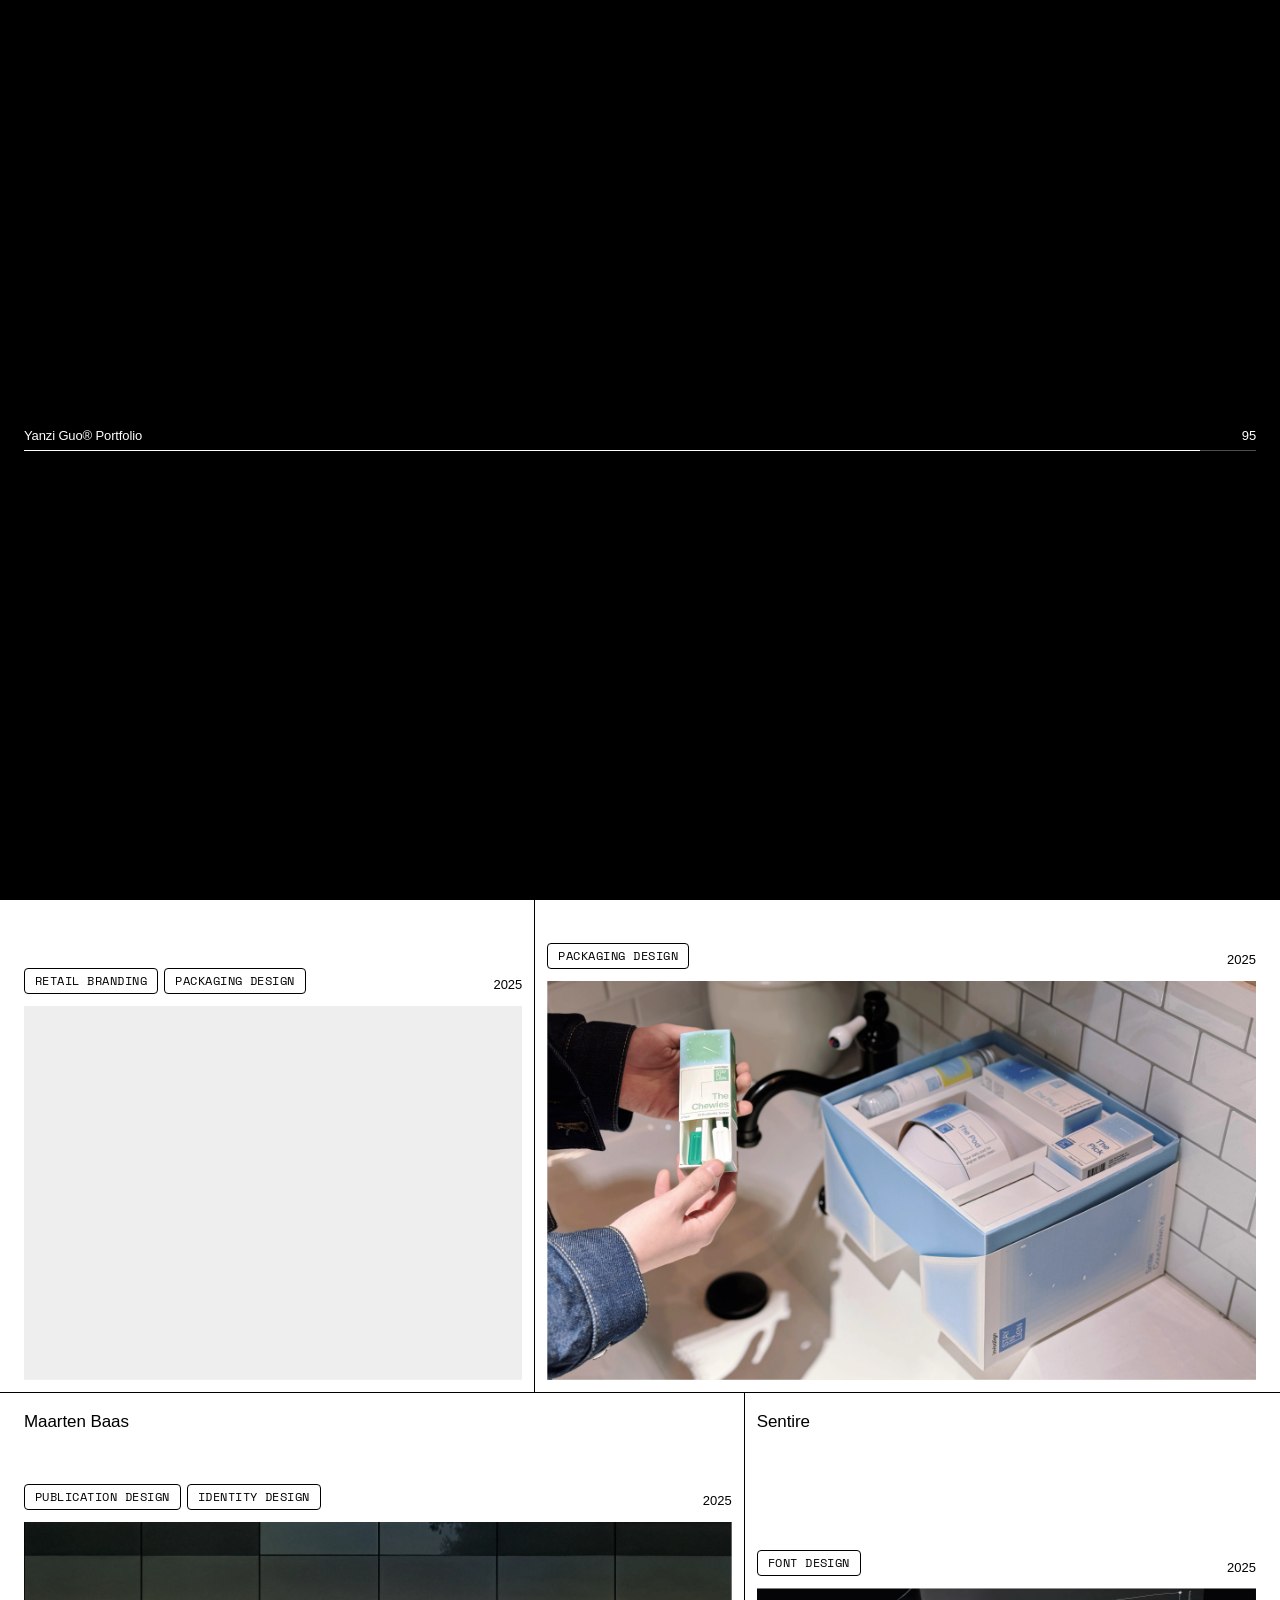
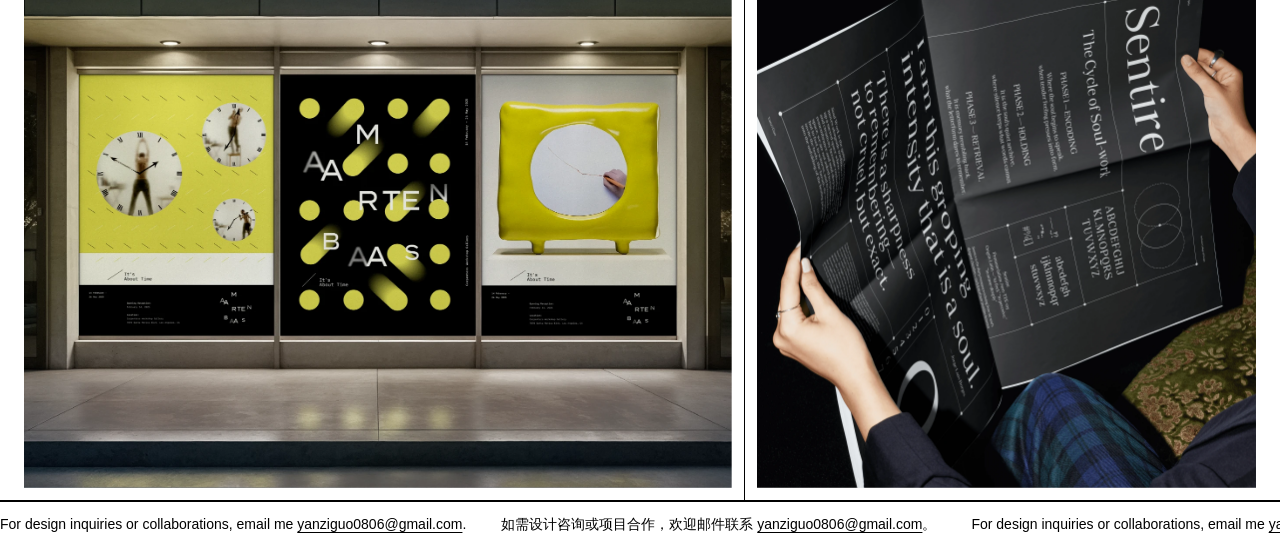
<file: index.html>
<!doctype html>
<html lang="en" data-lang="en">
<head>
  <meta charset="utf-8">
  <meta name="viewport" content="width=device-width, initial-scale=1">
  <title>Yanzi Guo — brand &amp; motion designer</title>
  <script>(function(){var l="en";try{var q=new URLSearchParams(location.search).get("lang"),s=localStorage.getItem("lang");if(q==="zh"||q==="en")l=q;else if(s==="zh"||s==="en")l=s;else if(/^zh/i.test(navigator.language||""))l="zh";}catch(e){}document.documentElement.dataset.lang=l;document.documentElement.lang=l==="zh"?"zh-Hans":"en";})();</script>
  <link rel="preconnect" href="https://fonts.googleapis.com">
  <link rel="preconnect" href="https://fonts.gstatic.com" crossorigin>
  <link rel="stylesheet" href="https://fonts.googleapis.com/css2?family=Space+Mono:wght@400;700&display=swap" media="print" onload="this.media='all'">
  <link rel="stylesheet" href="shared/base.css?v=2">
  <link rel="stylesheet" href="project.css?v=14">   <!-- same nav bar as the details page -->
  <link rel="stylesheet" href="work.css?v=5">
  <link rel="stylesheet" href="grid.css?v=14">
  <link rel="stylesheet" href="open7.css?v=1">
  <link rel="stylesheet" href="dot7.css?v=2">
  <link rel="stylesheet" href="intro7.css?v=3">
  <link rel="stylesheet" href="foot.css?v=3">
  <link rel="stylesheet" href="logo-motion.css?v=1">
  <style>h1, h2, h3, h4 { text-wrap: balance; } main p { hyphens: none; -webkit-hyphens: none; }</style>
</head>
<body class="wg-page">
  <!-- E7 opening (after experiment.obys.agency): black halves, title + counter on a filling line, then they split -->
  <div class="in7" id="in7" aria-hidden="true">
    <div class="in7-half in7-top"></div><div class="in7-half in7-bot"></div>
    <div class="in7-row"><span><span class="en">Yanzi Guo® Portfolio</span><span class="zh">郭彦孜® 作品集</span></span><span class="in7-n" id="in7-n">0</span></div>
    <div class="in7-line"><div class="in7-fill" id="in7-fill"></div></div>
  </div>


  <!-- E6 (critique 2026-11-02: "people don't know how to navigate the landing page"): the homepage is
       now the Playground's clear sheet, used for the case studies — every project visible at once,
       name / type / year on lines, one click straight to the case study. The 3D floating archive
       moved to the Playground. -->

  <header class="bar">
    <a class="bar-brand" href="index.html" aria-label="yanzi guo — home">
      <svg class="bar-logo" xmlns="http://www.w3.org/2000/svg" viewBox="20.8 0 1105.7 260.2" aria-hidden="true"><g data-k="cam" fill="currentColor"><path data-k="y" d="M148.900,54.750 C148.650,54.350 148.160,54.140 147.440,54.140 L127.230,54.140 C126.030,54.140 125.390,54.730 124.750,55.710 C116.990,77.600 110.340,96.150 104.480,112.510 L104.430,112.650 C97.220,132.770 91.510,148.690 86.540,162.980 C81.930,148.340 68.780,112.250 47.450,55.710 C47.100,54.650 46.380,54.140 45.250,54.140 L22.760,54.140 C21.970,54.140 21.370,54.390 21.100,54.830 C20.940,55.080 20.830,55.520 21.140,56.140 C33.410,87.530 51.240,131.310 63.040,160.290 L63.040,160.310 C67.930,172.300 71.790,181.770 73.800,186.800 C74.350,188.460 74.350,189.250 73.800,190.350 C62.930,216.380 51.480,240.940 45.620,253.260 C45.200,254.310 45.140,254.940 45.420,255.350 C45.640,255.670 46.050,255.830 46.690,255.830 L68.060,254.120 C69.810,253.830 70.740,253.230 71.350,252.000 C100.790,185.680 129.010,114.400 148.770,56.440 C149.120,55.750 149.160,55.160 148.900,54.740 Z"/><path data-k="a" d="M210.000,174.380 C195.360,174.380 183.500,160.720 183.500,143.880 C183.500,127.040 195.360,113.380 210.000,113.380 C224.640,113.380 236.500,127.040 236.500,143.880 C236.500,160.720 224.640,174.380 210.000,174.380 M232.990,54.390 L233.000,54.380 L173.760,54.380 C172.560,54.380 172.070,54.860 172.070,55.830 L172.070,72.940 C172.070,74.140 172.550,74.390 173.760,74.390 L181.490,74.390 L230.990,74.390 C251.980,74.390 268.990,91.400 268.990,112.390 L268.990,133.650 L259.462,133.650 C254.732,110.665 234.385,93.380 210.000,93.380 C182.110,93.380 159.500,115.990 159.500,143.880 C159.500,171.770 182.110,194.380 210.000,194.380 C234.385,194.380 254.732,177.095 259.462,154.110 L268.630,154.110 L268.630,189.590 C268.630,191.330 269.210,191.910 270.660,191.910 L290.960,191.910 C292.410,191.910 292.990,191.330 292.990,189.880 L292.990,114.390 C292.990,81.250 266.130,54.390 232.990,54.390"/><path data-k="n" d="M425.830,64.660 C416.100,55.960 403.860,54.140 395.300,54.140 C379.110,54.140 364.660,60.330 352.350,72.540 C352.240,71.360 352.150,70.210 352.060,69.110 C351.670,64.450 351.360,60.780 350.680,58.730 C350.100,57.580 349.510,56.960 348.010,56.960 L330.560,56.960 C329.020,56.960 328.720,57.630 328.720,58.820 C329.270,63.470 329.840,78.950 329.840,88.920 L329.840,191.940 C329.840,193.390 330.420,194.060 331.680,194.060 L351.660,194.060 C353.210,194.060 353.500,193.350 353.500,191.940 L353.500,92.350 C362.920,81.180 375.040,75.270 388.540,75.270 C398.020,75.270 405.340,78.560 410.310,85.060 C415.010,91.210 417.390,99.890 417.390,110.870 L417.390,191.650 C417.390,193.380 417.980,194.050 419.510,194.050 L439.210,194.050 C440.700,194.050 441.330,193.420 441.330,191.930 L441.330,108.610 C441.330,88.640 436.120,73.850 425.830,64.660 Z"/><path data-k="z" d="M574.610,170.960 L531.830,170.960 C526.940,170.960 522.370,170.930 517.950,170.890 C510.140,170.830 503.370,170.780 497.800,170.950 C499.480,168.680 502.360,164.860 505.990,160.060 C520.780,140.480 548.300,104.020 570.810,71.260 C571.670,69.830 571.960,68.960 571.960,67.800 L571.960,55.980 C571.960,54.880 571.700,54.140 570.400,54.140 L475.540,54.140 C474.390,54.140 473.740,54.700 473.420,55.950 L470.320,72.280 C470.150,73.300 470.200,73.870 470.510,74.220 C470.800,74.560 471.290,74.700 472.160,74.700 L514.940,74.700 C529.390,74.700 538.230,74.700 543.350,74.430 C539.730,79.600 530.570,91.830 519.980,105.970 C502.460,129.350 480.670,158.440 468.940,175.510 L468.920,175.550 C468.870,175.700 468.820,175.830 468.780,175.970 C468.550,176.620 468.350,177.180 468.350,178.140 L468.350,189.120 C468.350,190.530 468.780,191.240 469.630,191.240 L570.680,191.240 C571.860,191.240 572.550,190.650 572.800,189.430 L576.170,172.850 C576.440,172.180 576.470,171.730 576.260,171.420 C575.980,171.010 575.310,170.950 574.620,170.950 Z"/><path data-k="istem" d="M627.830,54.140 L607.840,54.140 C606.350,54.140 605.720,54.770 605.720,56.260 L605.720,188.840 C605.720,190.480 606.480,191.240 608.120,191.240 L627.540,191.240 C629.340,191.240 629.660,190.560 629.660,189.120 L629.660,55.980 C629.660,54.440 628.990,54.140 627.820,54.140 Z"/><path data-k="g" d="M777.490,239.870 C753.430,239.870 733.920,228.080 733.920,213.530 C733.920,198.990 753.430,187.190 777.490,187.190 C801.550,187.190 821.060,198.980 821.060,213.530 C821.060,228.070 801.550,239.870 777.490,239.870 M774.000,72.380 C788.640,72.380 800.500,86.040 800.500,102.880 C800.500,119.720 788.640,133.380 774.000,133.380 C759.360,133.380 747.500,119.720 747.500,102.880 C747.500,86.040 759.360,72.380 774.000,72.380 M777.490,166.920 C766.403,166.920 755.963,168.868 746.795,172.293 C744.725,168.518 742.972,163.222 744.283,157.159 C745.221,152.806 747.417,149.487 749.625,147.110 C756.853,151.102 765.159,153.380 774.000,153.380 C801.890,153.380 824.500,130.770 824.500,102.880 C824.500,92.309 821.247,82.500 815.694,74.390 L839.140,74.390 C840.260,74.390 841.160,73.580 841.160,72.580 L841.160,56.190 C841.160,55.190 840.250,54.380 839.140,54.380 L788.065,54.380 C783.598,53.087 778.883,52.380 774.000,52.380 C746.110,52.380 723.500,74.990 723.500,102.880 C723.500,115.260 727.962,126.594 735.356,135.377 C731.553,139.682 727.855,145.572 726.199,153.256 C723.888,163.949 726.574,173.621 730.461,180.914 C718.818,189.321 711.630,200.829 711.630,213.530 C711.630,239.270 741.120,260.140 777.490,260.140 C813.860,260.140 843.350,239.270 843.350,213.530 C843.350,187.790 813.860,166.920 777.490,166.920"/><path data-k="u" d="M974.270,160.750 C974.270,175.620 975.110,182.630 975.950,188.810 C975.950,189.930 975.670,190.490 974.270,190.490 L956.310,190.490 C954.910,190.490 954.630,190.210 954.070,189.090 C953.230,186.000 952.670,180.950 952.390,177.030 C940.610,189.090 925.730,193.300 911.710,193.300 C887.860,193.300 865.420,181.230 865.420,140.550 L865.420,55.820 C865.420,54.420 865.980,54.140 867.380,54.140 L887.300,54.140 C888.420,54.140 888.700,54.700 888.700,55.820 L888.700,137.750 C888.700,159.350 898.800,172.540 918.440,172.540 C931.910,172.540 942.570,167.490 950.990,158.230 L950.990,55.820 C950.990,54.700 951.550,54.140 952.950,54.140 L972.590,54.140 C974.270,54.140 974.270,54.700 974.270,55.820 L974.270,160.760 Z"/><path data-k="o" d="M1021.590,122.660 C1021.590,151.280 1036.460,174.010 1063.120,174.010 C1083.040,174.010 1102.680,158.300 1102.680,123.510 C1102.680,97.420 1090.620,72.440 1061.440,72.440 C1037.870,72.440 1021.600,92.640 1021.600,122.660 Z M1126.520,122.940 C1126.520,165.590 1100.150,194.210 1062.550,194.210 C1017.380,194.210 998.020,157.740 998.020,123.220 C998.020,83.660 1023.270,52.230 1062.550,52.230 C1101.830,52.230 1126.520,82.530 1126.520,122.940"/><path data-k="dot" d="M617.700,27.120 C625.810,27.120 631.260,21.670 631.260,13.560 C631.260,5.450 626.040,0.000 617.970,0.000 C609.900,0.000 604.410,5.570 604.410,13.560 C604.410,21.550 609.630,27.120 617.700,27.120"/><path data-k="bar" d=""/><path data-k="mac" d=""/></g></svg>
    </a>
    <nav class="bar-nav">
      <a class="pill is-current" href="index.html"><span class="en">work</span><span class="zh">作品</span></a>
      <a class="pill" href="about.html"><span class="en">about</span><span class="zh">关于</span></a>
      <a class="pill" href="playground.html"><span class="en">playground</span><span class="zh">实验</span></a>
    </nav>
    <div class="bar-right">
      <a href="mailto:yanziguo0806@gmail.com" class="bar-contact" title="yanziguo0806@gmail.com"><span class="en">contact</span><span class="zh">联系</span></a>
      <div class="lang-switch"><button data-set-lang="en">en</button> / <button data-set-lang="zh">中文</button></div>
    </div>
  </header>

  <main class="wg">
    <div class="wg-label">
      <p class="wg-intro"><b>Yanzi Guo</b> <span class="en">— brand &amp; motion designer, Los Angeles</span><span class="zh">— 品牌与动态设计师，洛杉矶</span></p>
      <nav class="wg-view" id="wg-view" aria-label="View">
        <button type="button" data-v="grid"><span class="en">Grid</span><span class="zh">网格</span></button>
        <span aria-hidden="true">/</span>
        <button type="button" data-v="list"><span class="en">List</span><span class="zh">列表</span></button>
      </nav>
    </div>
    <div class="wg-track" id="wg-track"></div>
    <!-- List view = E5's work index (Yanzi: "我更喜欢之前那个 list"): categories left, numbered
         list in the middle, the hovered project's cover in a black square on the right — work.js -->
    <section class="wi-layer" id="wi-layer" aria-label="Work index" hidden>
      <div class="wi">
        <nav class="wi-cats" id="wi-cats" aria-label="Categories"></nav>
        <ol class="wi-list" id="wi-list"></ol>
        <figure class="wi-preview" id="wi-preview" aria-hidden="true"></figure>
        <div class="wi-big" id="wi-big" aria-live="polite"></div>
      </div>
    </section>
  </main>

  <footer class="h-foot">
    <div class="h-mq-track">
      <span class="h-mq-set"><span class="h-mq-item">For design inquiries or collaborations, email me <a href="mailto:yanziguo0806@gmail.com">yanziguo0806@gmail.com</a>.</span><span class="h-mq-item">如需设计咨询或项目合作，欢迎邮件联系 <a href="mailto:yanziguo0806@gmail.com">yanziguo0806@gmail.com</a>。</span><span class="h-mq-item">For design inquiries or collaborations, email me <a href="mailto:yanziguo0806@gmail.com">yanziguo0806@gmail.com</a>.</span><span class="h-mq-item">如需设计咨询或项目合作，欢迎邮件联系 <a href="mailto:yanziguo0806@gmail.com">yanziguo0806@gmail.com</a>。</span></span>
      <span class="h-mq-set" aria-hidden="true"><span class="h-mq-item">For design inquiries or collaborations, email me <a tabindex="-1" href="mailto:yanziguo0806@gmail.com">yanziguo0806@gmail.com</a>.</span><span class="h-mq-item">如需设计咨询或项目合作，欢迎邮件联系 <a tabindex="-1" href="mailto:yanziguo0806@gmail.com">yanziguo0806@gmail.com</a>。</span><span class="h-mq-item">For design inquiries or collaborations, email me <a tabindex="-1" href="mailto:yanziguo0806@gmail.com">yanziguo0806@gmail.com</a>.</span><span class="h-mq-item">如需设计咨询或项目合作，欢迎邮件联系 <a tabindex="-1" href="mailto:yanziguo0806@gmail.com">yanziguo0806@gmail.com</a>。</span></span>
    </div>
  </footer>

  <!-- E7 (after plus-ex.com/experience): a case study opens here — loading line, then it slides up -->
  <div class="cs7-load" id="cs7-load" aria-hidden="true"><span></span></div>
  <div class="cs7-view" id="cs7-view" aria-hidden="true" role="dialog" aria-modal="true" aria-label="Case study">
    <iframe class="cs7-frame" id="cs7-frame" title="Case study" src="about:blank"></iframe>
    <button class="cs7-x" id="cs7-x" type="button" aria-label="Close"><svg viewBox="0 0 16 16" aria-hidden="true"><path d="M3 6l5 5 5-5" fill="none" stroke="currentColor" stroke-width="1.5"/></svg></button>
  </div>

  <script src="shared/lang.js?v=3"></script>
  <script src="projects.js?v=176"></script>
  <script src="grid.js?v=11"></script>
  <script src="dot7.js?v=1"></script>
  <script src="intro7.js?v=5"></script>
  <script src="work.js?v=60"></script>
  <script src="open7.js?v=3"></script>
  <script src="logo-motion.js?v=4"></script>
</body>
</html>
</file>
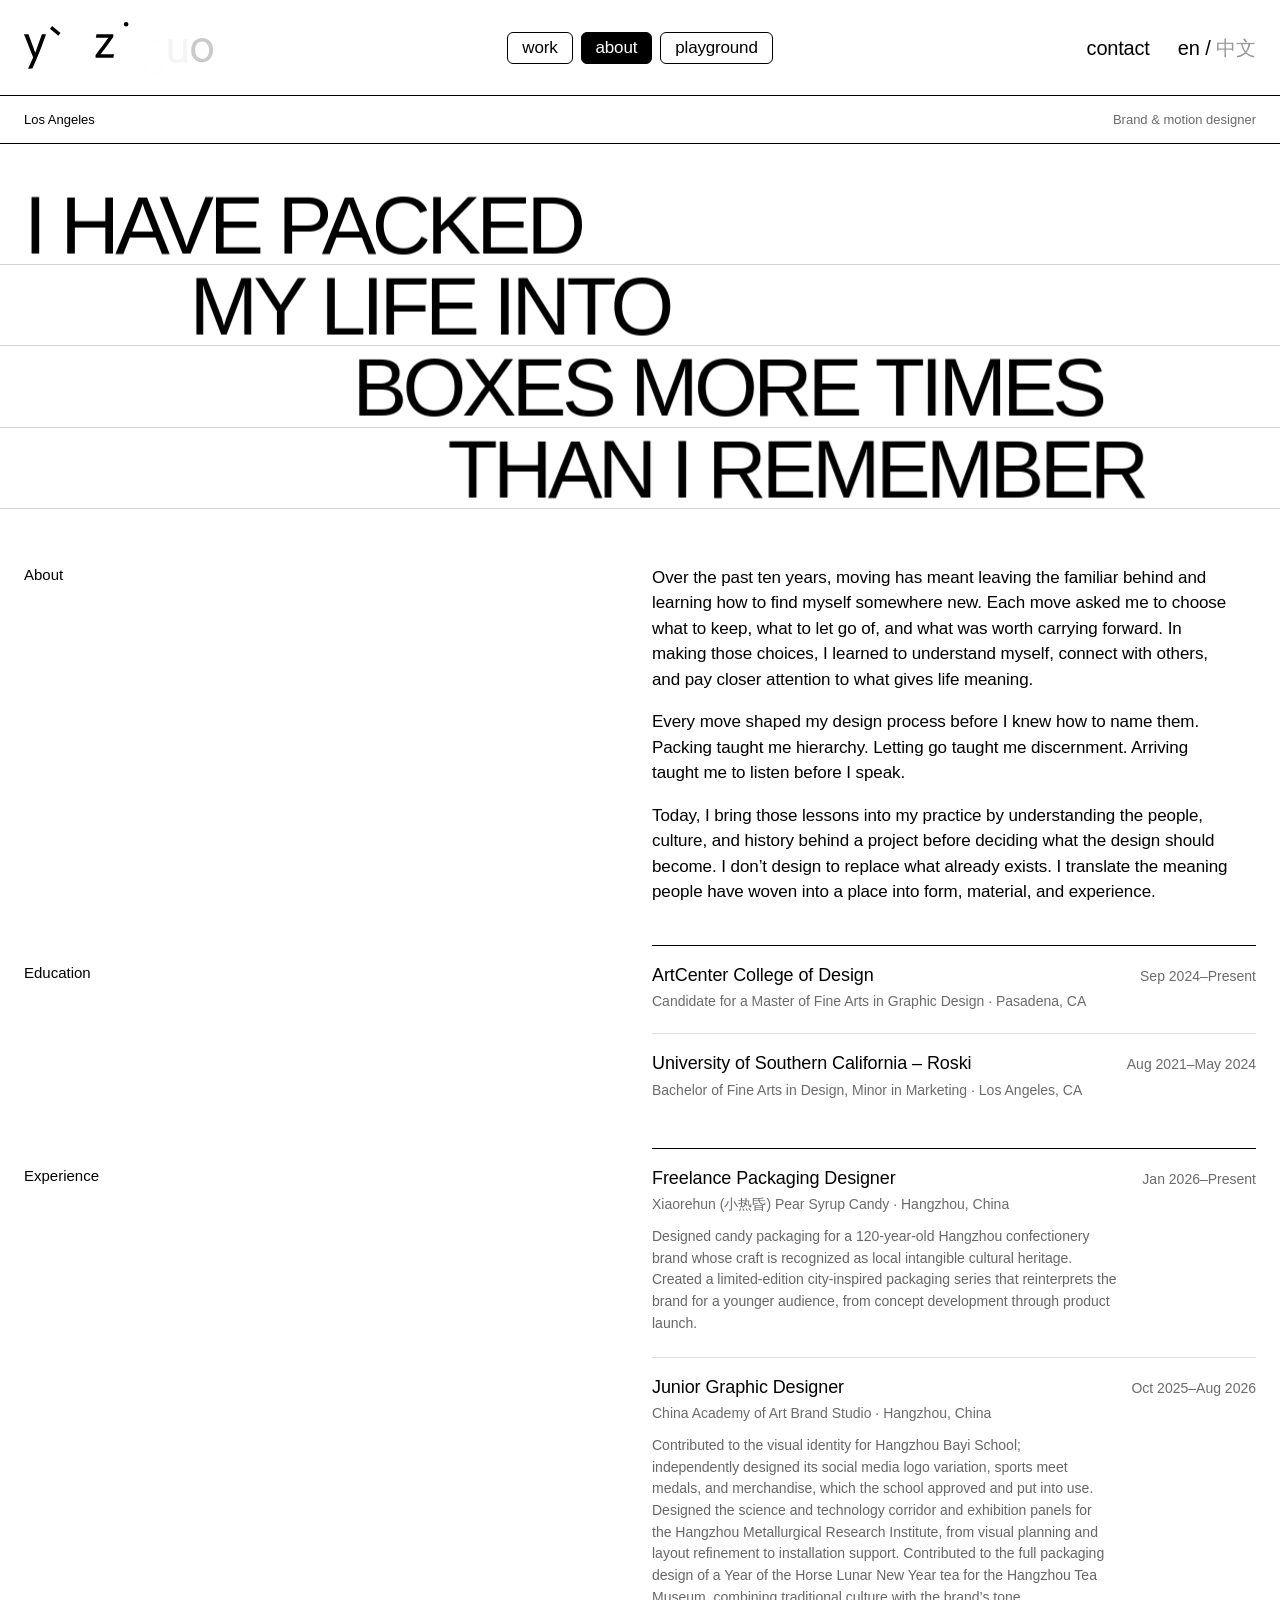
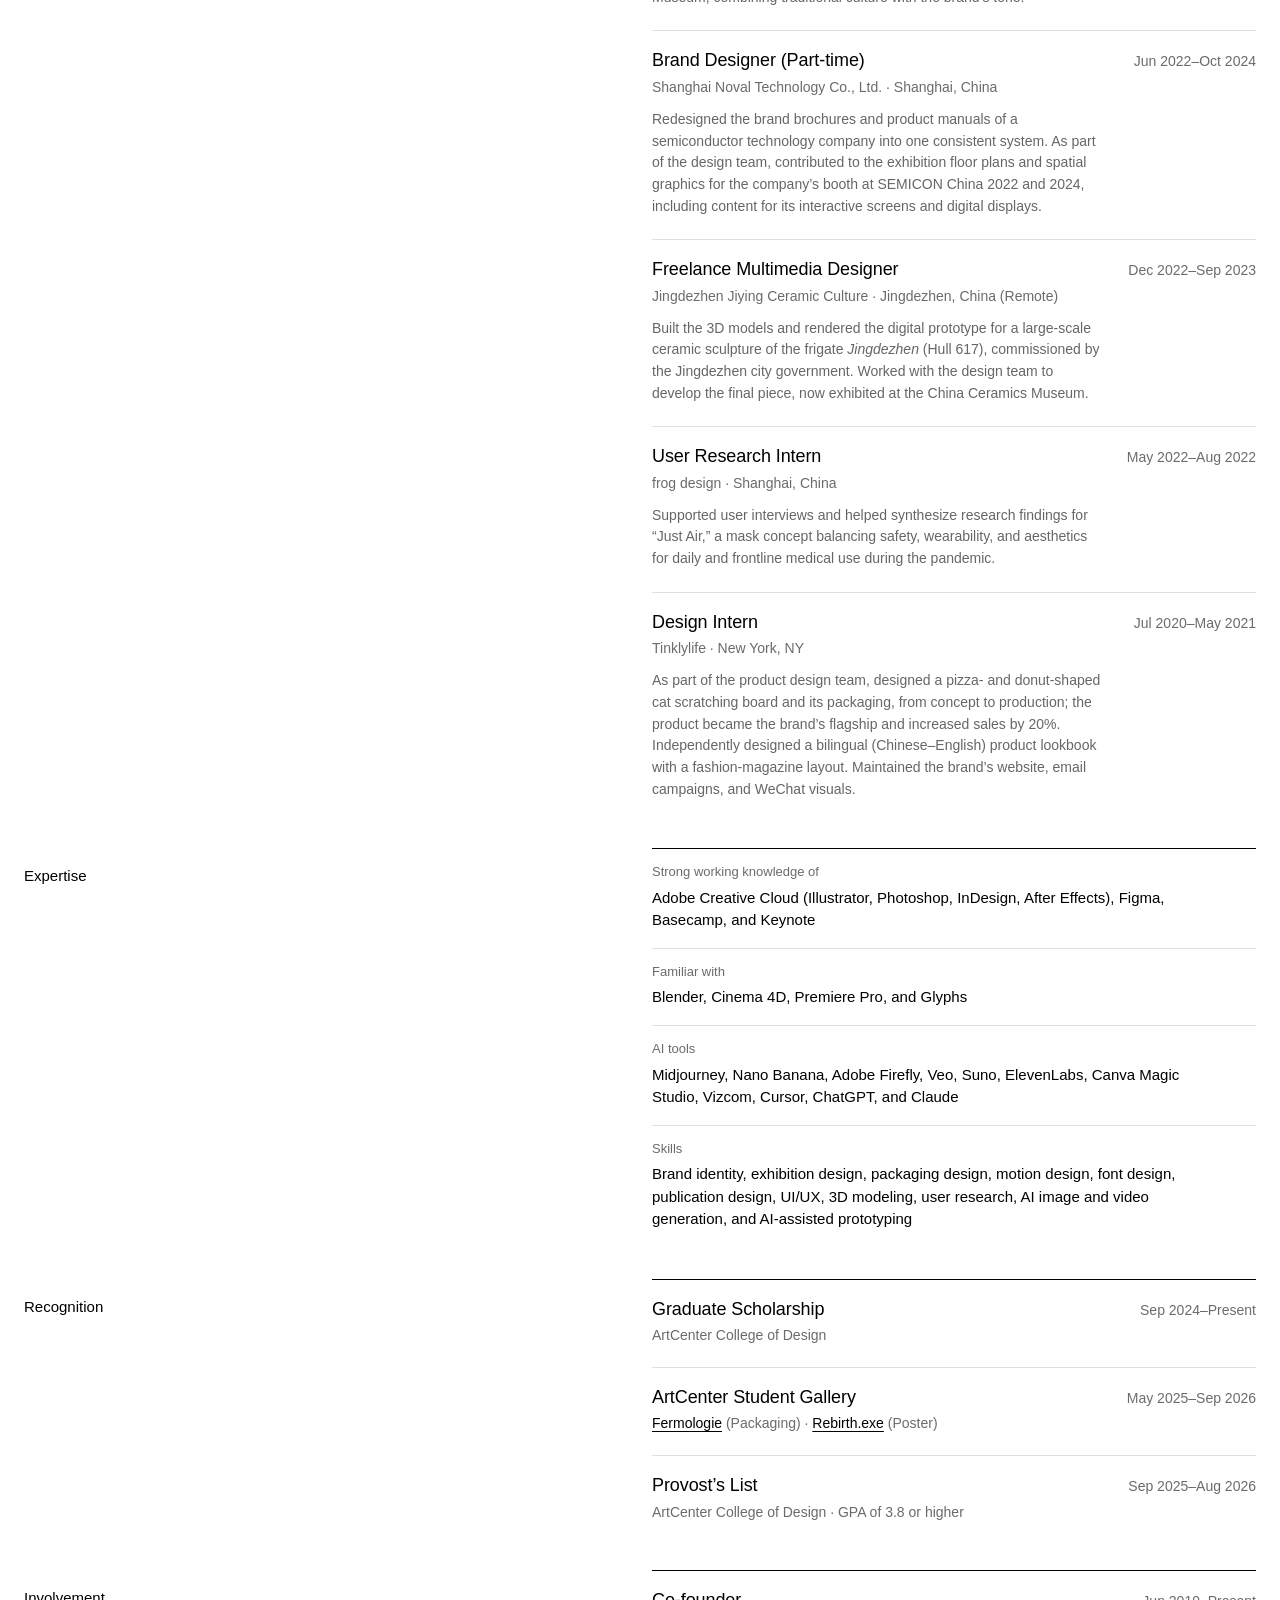
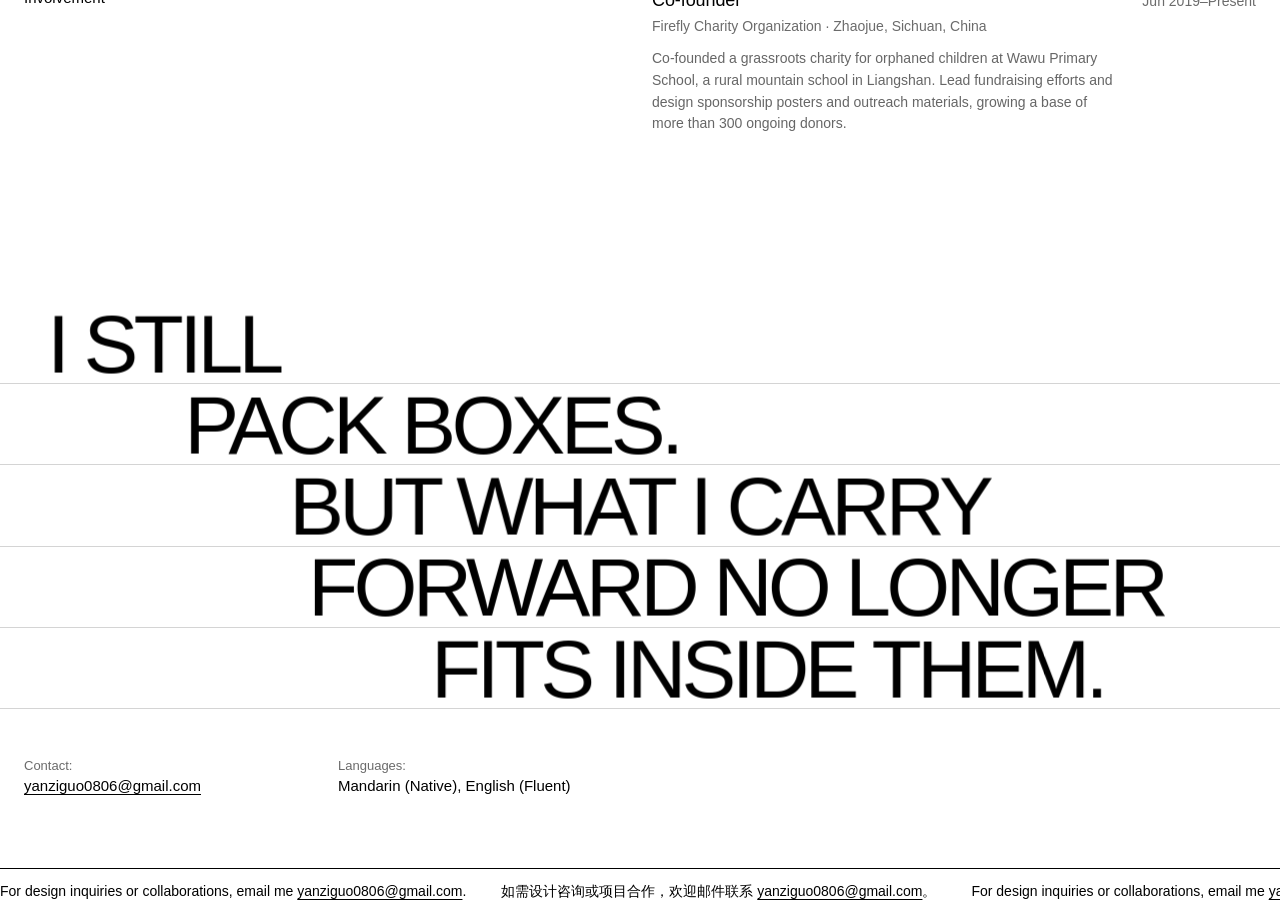
<file: about.html>
<!doctype html>
<html lang="en" data-lang="en">
<head>
  <meta charset="utf-8">
  <meta name="viewport" content="width=device-width, initial-scale=1">
  <title>About — yanzi.</title>
  <script>(function(){var l="en";try{var q=new URLSearchParams(location.search).get("lang"),s=localStorage.getItem("lang");if(q==="zh"||q==="en")l=q;else if(s==="zh"||s==="en")l=s;else if(/^zh/i.test(navigator.language||""))l="zh";}catch(e){}document.documentElement.dataset.lang=l;document.documentElement.lang=l==="zh"?"zh-Hans":"en";})();</script>
  <link rel="stylesheet" href="shared/base.css?v=2">
  <link rel="stylesheet" href="project.css?v=14">   <!-- same nav bar as the details page -->
  <link rel="stylesheet" href="about.css?v=14">
  <link rel="stylesheet" href="cv7.css?v=6">
  <link rel="stylesheet" href="foot.css?v=3">
  <link rel="stylesheet" href="logo-motion.css?v=1">
  <style>h1, h2, h3, h4 { text-wrap: balance; } main p { hyphens: none; -webkit-hyphens: none; }</style>
</head>
<body class="ab-page">
  <!-- About, structure after experiment.obys.agency/about:
       big staggered statement on thin lines · text column on the right half ·
       lists (experience, education) · closing statement · info row · contact strip -->

  <header class="bar">
    <a class="bar-brand" href="index.html" aria-label="yanzi guo — home">
      <svg class="bar-logo" xmlns="http://www.w3.org/2000/svg" viewBox="20.8 0 1105.7 260.2" aria-hidden="true"><g data-k="cam" fill="currentColor"><path data-k="y" d="M148.900,54.750 C148.650,54.350 148.160,54.140 147.440,54.140 L127.230,54.140 C126.030,54.140 125.390,54.730 124.750,55.710 C116.990,77.600 110.340,96.150 104.480,112.510 L104.430,112.650 C97.220,132.770 91.510,148.690 86.540,162.980 C81.930,148.340 68.780,112.250 47.450,55.710 C47.100,54.650 46.380,54.140 45.250,54.140 L22.760,54.140 C21.970,54.140 21.370,54.390 21.100,54.830 C20.940,55.080 20.830,55.520 21.140,56.140 C33.410,87.530 51.240,131.310 63.040,160.290 L63.040,160.310 C67.930,172.300 71.790,181.770 73.800,186.800 C74.350,188.460 74.350,189.250 73.800,190.350 C62.930,216.380 51.480,240.940 45.620,253.260 C45.200,254.310 45.140,254.940 45.420,255.350 C45.640,255.670 46.050,255.830 46.690,255.830 L68.060,254.120 C69.810,253.830 70.740,253.230 71.350,252.000 C100.790,185.680 129.010,114.400 148.770,56.440 C149.120,55.750 149.160,55.160 148.900,54.740 Z"/><path data-k="a" d="M210.000,174.380 C195.360,174.380 183.500,160.720 183.500,143.880 C183.500,127.040 195.360,113.380 210.000,113.380 C224.640,113.380 236.500,127.040 236.500,143.880 C236.500,160.720 224.640,174.380 210.000,174.380 M232.990,54.390 L233.000,54.380 L173.760,54.380 C172.560,54.380 172.070,54.860 172.070,55.830 L172.070,72.940 C172.070,74.140 172.550,74.390 173.760,74.390 L181.490,74.390 L230.990,74.390 C251.980,74.390 268.990,91.400 268.990,112.390 L268.990,133.650 L259.462,133.650 C254.732,110.665 234.385,93.380 210.000,93.380 C182.110,93.380 159.500,115.990 159.500,143.880 C159.500,171.770 182.110,194.380 210.000,194.380 C234.385,194.380 254.732,177.095 259.462,154.110 L268.630,154.110 L268.630,189.590 C268.630,191.330 269.210,191.910 270.660,191.910 L290.960,191.910 C292.410,191.910 292.990,191.330 292.990,189.880 L292.990,114.390 C292.990,81.250 266.130,54.390 232.990,54.390"/><path data-k="n" d="M425.830,64.660 C416.100,55.960 403.860,54.140 395.300,54.140 C379.110,54.140 364.660,60.330 352.350,72.540 C352.240,71.360 352.150,70.210 352.060,69.110 C351.670,64.450 351.360,60.780 350.680,58.730 C350.100,57.580 349.510,56.960 348.010,56.960 L330.560,56.960 C329.020,56.960 328.720,57.630 328.720,58.820 C329.270,63.470 329.840,78.950 329.840,88.920 L329.840,191.940 C329.840,193.390 330.420,194.060 331.680,194.060 L351.660,194.060 C353.210,194.060 353.500,193.350 353.500,191.940 L353.500,92.350 C362.920,81.180 375.040,75.270 388.540,75.270 C398.020,75.270 405.340,78.560 410.310,85.060 C415.010,91.210 417.390,99.890 417.390,110.870 L417.390,191.650 C417.390,193.380 417.980,194.050 419.510,194.050 L439.210,194.050 C440.700,194.050 441.330,193.420 441.330,191.930 L441.330,108.610 C441.330,88.640 436.120,73.850 425.830,64.660 Z"/><path data-k="z" d="M574.610,170.960 L531.830,170.960 C526.940,170.960 522.370,170.930 517.950,170.890 C510.140,170.830 503.370,170.780 497.800,170.950 C499.480,168.680 502.360,164.860 505.990,160.060 C520.780,140.480 548.300,104.020 570.810,71.260 C571.670,69.830 571.960,68.960 571.960,67.800 L571.960,55.980 C571.960,54.880 571.700,54.140 570.400,54.140 L475.540,54.140 C474.390,54.140 473.740,54.700 473.420,55.950 L470.320,72.280 C470.150,73.300 470.200,73.870 470.510,74.220 C470.800,74.560 471.290,74.700 472.160,74.700 L514.940,74.700 C529.390,74.700 538.230,74.700 543.350,74.430 C539.730,79.600 530.570,91.830 519.980,105.970 C502.460,129.350 480.670,158.440 468.940,175.510 L468.920,175.550 C468.870,175.700 468.820,175.830 468.780,175.970 C468.550,176.620 468.350,177.180 468.350,178.140 L468.350,189.120 C468.350,190.530 468.780,191.240 469.630,191.240 L570.680,191.240 C571.860,191.240 572.550,190.650 572.800,189.430 L576.170,172.850 C576.440,172.180 576.470,171.730 576.260,171.420 C575.980,171.010 575.310,170.950 574.620,170.950 Z"/><path data-k="istem" d="M627.830,54.140 L607.840,54.140 C606.350,54.140 605.720,54.770 605.720,56.260 L605.720,188.840 C605.720,190.480 606.480,191.240 608.120,191.240 L627.540,191.240 C629.340,191.240 629.660,190.560 629.660,189.120 L629.660,55.980 C629.660,54.440 628.990,54.140 627.820,54.140 Z"/><path data-k="g" d="M777.490,239.870 C753.430,239.870 733.920,228.080 733.920,213.530 C733.920,198.990 753.430,187.190 777.490,187.190 C801.550,187.190 821.060,198.980 821.060,213.530 C821.060,228.070 801.550,239.870 777.490,239.870 M774.000,72.380 C788.640,72.380 800.500,86.040 800.500,102.880 C800.500,119.720 788.640,133.380 774.000,133.380 C759.360,133.380 747.500,119.720 747.500,102.880 C747.500,86.040 759.360,72.380 774.000,72.380 M777.490,166.920 C766.403,166.920 755.963,168.868 746.795,172.293 C744.725,168.518 742.972,163.222 744.283,157.159 C745.221,152.806 747.417,149.487 749.625,147.110 C756.853,151.102 765.159,153.380 774.000,153.380 C801.890,153.380 824.500,130.770 824.500,102.880 C824.500,92.309 821.247,82.500 815.694,74.390 L839.140,74.390 C840.260,74.390 841.160,73.580 841.160,72.580 L841.160,56.190 C841.160,55.190 840.250,54.380 839.140,54.380 L788.065,54.380 C783.598,53.087 778.883,52.380 774.000,52.380 C746.110,52.380 723.500,74.990 723.500,102.880 C723.500,115.260 727.962,126.594 735.356,135.377 C731.553,139.682 727.855,145.572 726.199,153.256 C723.888,163.949 726.574,173.621 730.461,180.914 C718.818,189.321 711.630,200.829 711.630,213.530 C711.630,239.270 741.120,260.140 777.490,260.140 C813.860,260.140 843.350,239.270 843.350,213.530 C843.350,187.790 813.860,166.920 777.490,166.920"/><path data-k="u" d="M974.270,160.750 C974.270,175.620 975.110,182.630 975.950,188.810 C975.950,189.930 975.670,190.490 974.270,190.490 L956.310,190.490 C954.910,190.490 954.630,190.210 954.070,189.090 C953.230,186.000 952.670,180.950 952.390,177.030 C940.610,189.090 925.730,193.300 911.710,193.300 C887.860,193.300 865.420,181.230 865.420,140.550 L865.420,55.820 C865.420,54.420 865.980,54.140 867.380,54.140 L887.300,54.140 C888.420,54.140 888.700,54.700 888.700,55.820 L888.700,137.750 C888.700,159.350 898.800,172.540 918.440,172.540 C931.910,172.540 942.570,167.490 950.990,158.230 L950.990,55.820 C950.990,54.700 951.550,54.140 952.950,54.140 L972.590,54.140 C974.270,54.140 974.270,54.700 974.270,55.820 L974.270,160.760 Z"/><path data-k="o" d="M1021.590,122.660 C1021.590,151.280 1036.460,174.010 1063.120,174.010 C1083.040,174.010 1102.680,158.300 1102.680,123.510 C1102.680,97.420 1090.620,72.440 1061.440,72.440 C1037.870,72.440 1021.600,92.640 1021.600,122.660 Z M1126.520,122.940 C1126.520,165.590 1100.150,194.210 1062.550,194.210 C1017.380,194.210 998.020,157.740 998.020,123.220 C998.020,83.660 1023.270,52.230 1062.550,52.230 C1101.830,52.230 1126.520,82.530 1126.520,122.940"/><path data-k="dot" d="M617.700,27.120 C625.810,27.120 631.260,21.670 631.260,13.560 C631.260,5.450 626.040,0.000 617.970,0.000 C609.900,0.000 604.410,5.570 604.410,13.560 C604.410,21.550 609.630,27.120 617.700,27.120"/><path data-k="bar" d=""/><path data-k="mac" d=""/></g></svg>
    </a>
    <nav class="bar-nav">
      <a class="pill" href="index.html"><span class="en">work</span><span class="zh">作品</span></a>
      <a class="pill is-current" href="about.html"><span class="en">about</span><span class="zh">关于</span></a>
      <a class="pill" href="playground.html"><span class="en">playground</span><span class="zh">实验</span></a>
    </nav>
    <div class="bar-right">
      <a href="mailto:yanziguo0806@gmail.com" class="bar-contact" title="yanziguo0806@gmail.com"><span class="en">contact</span><span class="zh">联系</span></a>
      <div class="lang-switch"><button data-set-lang="en">en</button> / <button data-set-lang="zh">中文</button></div>
    </div>
  </header>

  <main class="ab">
    <!-- label row: its bottom line is the site's second line (48px under the nav line) -->
    <p class="ab-label"><span class="ab-time ab-l-n" id="ab-time"><span class="en">Los Angeles</span><span class="zh">洛杉矶</span> <span class="ab-clock" id="ab-clock"></span></span><span class="ab-l-r"><span class="en">Brand &amp; motion designer</span><span class="zh">品牌与动态设计师</span></span></p>

    <!-- opening statement (Yanzi's first line) -->
    <h1 class="ab-big" data-steps="0,11,28,37">
      <!-- Yanzi: the two big statements stay in English in both languages -->
      <span><span>I have packed</span><span>my life into</span><span>boxes more times</span><span>than I remember</span></span>
    </h1>

    <section class="ab-row ab-row-first">
      <p class="ab-k"><span class="en">About</span><span class="zh">关于</span></p>
      <div class="ab-text ab-lead">
        <div class="en">
          <p>Over the past ten years, moving has meant leaving the familiar behind and learning how to find myself somewhere new. Each move asked me to choose what to keep, what to let go of, and what was worth carrying forward. In making those choices, I learned to understand myself, connect with others, and pay closer attention to what gives life meaning.</p>
          <p>Every move shaped my design process before I knew how to name them. Packing taught me hierarchy. Letting go taught me discernment. Arriving taught me to listen before I speak.</p>
          <p>Today, I bring those lessons into my practice by understanding the people, culture, and history behind a project before deciding what the design should become. I don’t design to replace what already exists. I translate the meaning people have woven into a place into form, material, and experience.</p>
        </div>
        <div class="zh">
          <p>过去十年里，搬家意味着离开熟悉的一切，在新的地方重新找到自己。每一次搬家，都要我决定留下什么、放下什么、什么值得带走。在这些选择里，我学会了理解自己、与人建立联系，也更留意那些让生活有意义的东西。</p>
          <p>在我能说清楚之前，每一次搬家就已经在塑造我的设计方法。打包教会我层级，放下教会我取舍，抵达教会我先倾听、再开口。</p>
          <p>如今，我把这些带进自己的设计实践：在决定设计该成为什么之前，先去理解项目背后的人、文化与历史。我做设计，不是为了取代已经存在的东西，而是把人们编织进一个地方的意义，转化为形式、材料与体验。</p>
        </div>
      </div>
    </section>

    <!-- E7 (Yanzi 2026-11-08): the full résumé on the About page — Education, Experience, Expertise, Recognition, Involvement -->
    <section class="ab-row">
      <p class="ab-k"><span class="en">Education</span><span class="zh">教育</span></p>
      <div class="ab-cv">
        <article class="ab-e">
          <p class="ab-e-d"><span class="en">Sep 2024–Present</span><span class="zh">2024.09–至今</span></p>
          <div>
            <h3 class="ab-e-t"><span class="en">ArtCenter College of Design</span><span class="zh">艺术中心设计学院（ArtCenter）</span></h3>
            <p class="ab-e-o"><span class="en">Candidate for a Master of Fine Arts in Graphic Design</span><span class="zh">平面设计艺术硕士（MFA）在读</span><span class="ab-e-c"><span class="en">Pasadena, CA</span><span class="zh">美国加州帕萨迪纳</span></span></p>
          </div>
        </article>
        <article class="ab-e">
          <p class="ab-e-d"><span class="en">Aug 2021–May 2024</span><span class="zh">2021.08–2024.05</span></p>
          <div>
            <h3 class="ab-e-t"><span class="en">University of Southern California – Roski</span><span class="zh">南加州大学 Roski 艺术与设计学院</span></h3>
            <p class="ab-e-o"><span class="en">Bachelor of Fine Arts in Design, Minor in Marketing</span><span class="zh">设计学士（BFA），辅修市场营销</span><span class="ab-e-c"><span class="en">Los Angeles, CA</span><span class="zh">美国加州洛杉矶</span></span></p>
          </div>
        </article>
      </div>
    </section>

    <section class="ab-row">
      <p class="ab-k"><span class="en">Experience</span><span class="zh">经历</span></p>
      <div class="ab-cv">
        <article class="ab-e">
          <p class="ab-e-d"><span class="en">Jan 2026–Present</span><span class="zh">2026.01–至今</span></p>
          <div>
            <h3 class="ab-e-t"><span class="en">Freelance Packaging Designer</span><span class="zh">自由包装设计师</span></h3>
            <p class="ab-e-o"><span class="en">Xiaorehun (小热昏) Pear Syrup Candy</span><span class="zh">小热昏梨膏糖</span><span class="ab-e-c"><span class="en">Hangzhou, China</span><span class="zh">中国杭州</span></span></p>
            <p class="ab-e-x"><span class="en">Designed candy packaging for a 120-year-old Hangzhou confectionery brand whose craft is recognized as local intangible cultural heritage. Created a limited-edition city-inspired packaging series that reinterprets the brand for a younger audience, from concept development through product launch.</span><span class="zh">为一个拥有 120 年历史、制作技艺被列为地方非物质文化遗产的杭州糖果品牌设计包装。打造限量城市主题包装系列，以年轻化的视角重新诠释品牌，从概念开发一直跟进到产品上市。</span></p>
          </div>
        </article>
        <article class="ab-e">
          <p class="ab-e-d"><span class="en">Oct 2025–Aug 2026</span><span class="zh">2025.10–2026.08</span></p>
          <div>
            <h3 class="ab-e-t"><span class="en">Junior Graphic Designer</span><span class="zh">初级平面设计师</span></h3>
            <p class="ab-e-o"><span class="en">China Academy of Art Brand Studio</span><span class="zh">中国美术学院品牌工作室</span><span class="ab-e-c"><span class="en">Hangzhou, China</span><span class="zh">中国杭州</span></span></p>
            <p class="ab-e-x"><span class="en">Contributed to the visual identity for Hangzhou Bayi School; independently designed its social media logo variation, sports meet medals, and merchandise, which the school approved and put into use. Designed the science and technology corridor and exhibition panels for the Hangzhou Metallurgical Research Institute, from visual planning and layout refinement to installation support. Contributed to the full packaging design of a Year of the Horse Lunar New Year tea for the Hangzhou Tea Museum, combining traditional culture with the brand’s tone.</span><span class="zh">参与杭州八一学校视觉识别设计，独立完成其社交媒体标志变体、运动会奖牌及周边设计，获校方认可并投入使用。负责杭州冶金研究院科技走廊与展板设计，从视觉规划、版式优化到落地安装配合。参与杭州茶叶博物馆马年新春茶的全案包装设计，将传统文化与品牌调性相融合。</span></p>
          </div>
        </article>
        <article class="ab-e">
          <p class="ab-e-d"><span class="en">Jun 2022–Oct 2024</span><span class="zh">2022.06–2024.10</span></p>
          <div>
            <h3 class="ab-e-t"><span class="en">Brand Designer (Part-time)</span><span class="zh">品牌设计师（兼职）</span></h3>
            <p class="ab-e-o">Shanghai Noval Technology Co., Ltd.<span class="ab-e-c"><span class="en">Shanghai, China</span><span class="zh">中国上海</span></span></p>
            <p class="ab-e-x"><span class="en">Redesigned the brand brochures and product manuals of a semiconductor technology company into one consistent system. As part of the design team, contributed to the exhibition floor plans and spatial graphics for the company’s booth at SEMICON China 2022 and 2024, including content for its interactive screens and digital displays.</span><span class="zh">将一家半导体科技公司的品牌手册与产品手册重新设计为统一的视觉系统。作为设计团队一员，参与公司在 SEMICON China 2022 与 2024 展位的平面布局与空间图形设计，包括互动屏幕与数字显示内容。</span></p>
          </div>
        </article>
        <article class="ab-e">
          <p class="ab-e-d"><span class="en">Dec 2022–Sep 2023</span><span class="zh">2022.12–2023.09</span></p>
          <div>
            <h3 class="ab-e-t"><span class="en">Freelance Multimedia Designer</span><span class="zh">自由多媒体设计师</span></h3>
            <p class="ab-e-o">Jingdezhen Jiying Ceramic Culture<span class="ab-e-c"><span class="en">Jingdezhen, China (Remote)</span><span class="zh">中国景德镇（远程）</span></span></p>
            <p class="ab-e-x"><span class="en">Built the 3D models and rendered the digital prototype for a large-scale ceramic sculpture of the frigate <i>Jingdezhen</i> (Hull 617), commissioned by the Jingdezhen city government. Worked with the design team to develop the final piece, now exhibited at the China Ceramics Museum.</span><span class="zh">为景德镇市政府委托的大型陶瓷雕塑“景德镇舰”（舷号 617）完成三维建模并渲染数字原型，与设计团队共同完善最终作品，现于中国陶瓷博物馆展出。</span></p>
          </div>
        </article>
        <article class="ab-e">
          <p class="ab-e-d"><span class="en">May 2022–Aug 2022</span><span class="zh">2022.05–2022.08</span></p>
          <div>
            <h3 class="ab-e-t"><span class="en">User Research Intern</span><span class="zh">用户研究实习生</span></h3>
            <p class="ab-e-o">frog design<span class="ab-e-c"><span class="en">Shanghai, China</span><span class="zh">中国上海</span></span></p>
            <p class="ab-e-x"><span class="en">Supported user interviews and helped synthesize research findings for “Just Air,” a mask concept balancing safety, wearability, and aesthetics for daily and frontline medical use during the pandemic.</span><span class="zh">协助用户访谈并参与整理研究洞察，服务于“Just Air”口罩概念——在疫情期间兼顾日常与一线医护使用的安全性、佩戴舒适度与美感。</span></p>
          </div>
        </article>
        <article class="ab-e">
          <p class="ab-e-d"><span class="en">Jul 2020–May 2021</span><span class="zh">2020.07–2021.05</span></p>
          <div>
            <h3 class="ab-e-t"><span class="en">Design Intern</span><span class="zh">设计实习生</span></h3>
            <p class="ab-e-o">Tinklylife<span class="ab-e-c"><span class="en">New York, NY</span><span class="zh">美国纽约</span></span></p>
            <p class="ab-e-x"><span class="en">As part of the product design team, designed a pizza- and donut-shaped cat scratching board and its packaging, from concept to production; the product became the brand’s flagship and increased sales by 20%. Independently designed a bilingual (Chinese–English) product lookbook with a fashion-magazine layout. Maintained the brand’s website, email campaigns, and WeChat visuals.</span><span class="zh">作为产品设计团队一员，参与设计披萨与甜甜圈造型的猫抓板及其包装，从概念到量产；该产品成为品牌爆款，带动销量增长 20%。独立设计中英双语产品画册，采用时尚杂志式排版。负责维护品牌官网、邮件营销及公众号视觉。</span></p>
          </div>
        </article>
      </div>
    </section>

    <section class="ab-row">
      <p class="ab-k"><span class="en">Expertise</span><span class="zh">专长</span></p>
      <div class="ab-kvs">
        <div class="ab-kv"><p class="ab-kv-k"><span class="en">Strong working knowledge of</span><span class="zh">熟练掌握</span></p><p class="ab-kv-v"><span class="en">Adobe Creative Cloud (Illustrator, Photoshop, InDesign, After Effects), Figma, Basecamp, and Keynote</span><span class="zh">Adobe Creative Cloud（Illustrator、Photoshop、InDesign、After Effects）、Figma、Basecamp、Keynote</span></p></div>
        <div class="ab-kv"><p class="ab-kv-k"><span class="en">Familiar with</span><span class="zh">熟悉</span></p><p class="ab-kv-v"><span class="en">Blender, Cinema 4D, Premiere Pro, and Glyphs</span><span class="zh">Blender、Cinema 4D、Premiere Pro、Glyphs</span></p></div>
        <div class="ab-kv"><p class="ab-kv-k"><span class="en">AI tools</span><span class="zh">AI 工具</span></p><p class="ab-kv-v"><span class="en">Midjourney, Nano Banana, Adobe Firefly, Veo, Suno, ElevenLabs, Canva Magic Studio, Vizcom, Cursor, ChatGPT, and Claude</span><span class="zh">Midjourney、Nano Banana、Adobe Firefly、Veo、Suno、ElevenLabs、Canva Magic Studio、Vizcom、Cursor、ChatGPT、Claude</span></p></div>
        <div class="ab-kv"><p class="ab-kv-k"><span class="en">Skills</span><span class="zh">技能</span></p><p class="ab-kv-v"><span class="en">Brand identity, exhibition design, packaging design, motion design, font design, publication design, UI/UX, 3D modeling, user research, AI image and video generation, and AI-assisted prototyping</span><span class="zh">品牌识别、展览设计、包装设计、动态设计、字体设计、出版物设计、UI/UX、三维建模、用户研究、AI 图像与视频生成、AI 辅助原型设计</span></p></div>
      </div>
    </section>

    <section class="ab-row">
      <p class="ab-k"><span class="en">Recognition</span><span class="zh">荣誉</span></p>
      <div class="ab-cv">
        <article class="ab-e">
          <p class="ab-e-d"><span class="en">Sep 2024–Present</span><span class="zh">2024.09–至今</span></p>
          <div>
            <h3 class="ab-e-t"><span class="en">Graduate Scholarship</span><span class="zh">研究生奖学金</span></h3>
            <p class="ab-e-o"><span class="en">ArtCenter College of Design</span><span class="zh">艺术中心设计学院（ArtCenter）</span><span class="ab-e-c"></span></p>
          </div>
        </article>
        <article class="ab-e">
          <p class="ab-e-d"><span class="en">May 2025–Sep 2026</span><span class="zh">2025.05–2026.09</span></p>
          <div>
            <h3 class="ab-e-t"><span class="en">ArtCenter Student Gallery</span><span class="zh">ArtCenter 学生作品展</span></h3>
            <p class="ab-e-o"><a href="project.html?id=fermologie">Fermologie</a> <span class="en">(Packaging)</span><span class="zh">（包装）</span> · <a href="project.html?id=rebirth-exe">Rebirth.exe</a> <span class="en">(Poster)</span><span class="zh">（海报）</span><span class="ab-e-c"></span></p>
          </div>
        </article>
        <article class="ab-e">
          <p class="ab-e-d"><span class="en">Sep 2025–Aug 2026</span><span class="zh">2025.09–2026.08</span></p>
          <div>
            <h3 class="ab-e-t"><span class="en">Provost’s List</span><span class="zh">院长荣誉榜（Provost’s List）</span></h3>
            <p class="ab-e-o"><span class="en">ArtCenter College of Design · GPA of 3.8 or higher</span><span class="zh">艺术中心设计学院 · GPA 3.8 及以上</span><span class="ab-e-c"></span></p>
          </div>
        </article>
      </div>
    </section>

    <section class="ab-row">
      <p class="ab-k"><span class="en">Involvement</span><span class="zh">公益与社群</span></p>
      <div class="ab-cv">
        <article class="ab-e">
          <p class="ab-e-d"><span class="en">Jun 2019–Present</span><span class="zh">2019.06–至今</span></p>
          <div>
            <h3 class="ab-e-t"><span class="en">Co-founder</span><span class="zh">联合创始人</span></h3>
            <p class="ab-e-o"><span class="en">Firefly Charity Organization</span><span class="zh">萤火虫公益助学</span><span class="ab-e-c"><span class="en">Zhaojue, Sichuan, China</span><span class="zh">中国四川昭觉</span></span></p>
            <p class="ab-e-x"><span class="en">Co-founded a grassroots charity for orphaned children at Wawu Primary School, a rural mountain school in Liangshan. Lead fundraising efforts and design sponsorship posters and outreach materials, growing a base of more than 300 ongoing donors.</span><span class="zh">联合创立一个面向凉山山区瓦吾小学孤儿的民间公益组织。负责筹款，并设计资助海报与宣传物料，目前已积累 300 多位长期捐助者。</span></p>
          </div>
        </article>
      </div>
    </section>

    <!-- closing statement (Yanzi's last line) -->
    <h2 class="ab-big ab-big-end" data-steps="0,8,18,24,30">
      <span><span>I still</span><span>pack boxes.</span><span>But what I carry</span><span>forward no longer</span><span>fits inside them.</span></span>
    </h2>

    <section class="ab-info">
      <div><p class="ab-h"><span class="en">Contact:</span><span class="zh">联系：</span></p><a href="mailto:yanziguo0806@gmail.com">yanziguo0806@gmail.com</a></div>
      <div><p class="ab-h"><span class="en">Languages:</span><span class="zh">语言：</span></p><p><span class="en">Mandarin (Native), English (Fluent)</span><span class="zh">普通话（母语）、英语（流利）</span></p></div>
    </section>
  </main>

  <footer class="h-foot">
    <div class="h-mq-track">
      <span class="h-mq-set"><span class="h-mq-item">For design inquiries or collaborations, email me <a href="mailto:yanziguo0806@gmail.com">yanziguo0806@gmail.com</a>.</span><span class="h-mq-item">如需设计咨询或项目合作，欢迎邮件联系 <a href="mailto:yanziguo0806@gmail.com">yanziguo0806@gmail.com</a>。</span><span class="h-mq-item">For design inquiries or collaborations, email me <a href="mailto:yanziguo0806@gmail.com">yanziguo0806@gmail.com</a>.</span><span class="h-mq-item">如需设计咨询或项目合作，欢迎邮件联系 <a href="mailto:yanziguo0806@gmail.com">yanziguo0806@gmail.com</a>。</span></span>
      <span class="h-mq-set" aria-hidden="true"><span class="h-mq-item">For design inquiries or collaborations, email me <a tabindex="-1" href="mailto:yanziguo0806@gmail.com">yanziguo0806@gmail.com</a>.</span><span class="h-mq-item">如需设计咨询或项目合作，欢迎邮件联系 <a tabindex="-1" href="mailto:yanziguo0806@gmail.com">yanziguo0806@gmail.com</a>。</span><span class="h-mq-item">For design inquiries or collaborations, email me <a tabindex="-1" href="mailto:yanziguo0806@gmail.com">yanziguo0806@gmail.com</a>.</span><span class="h-mq-item">如需设计咨询或项目合作，欢迎邮件联系 <a tabindex="-1" href="mailto:yanziguo0806@gmail.com">yanziguo0806@gmail.com</a>。</span></span>
    </div>
  </footer>

  <script src="shared/lang.js?v=3"></script>
  <script src="about.js?v=10"></script>
  <script src="logo-motion.js?v=4"></script>
</body>
</html>
</file>
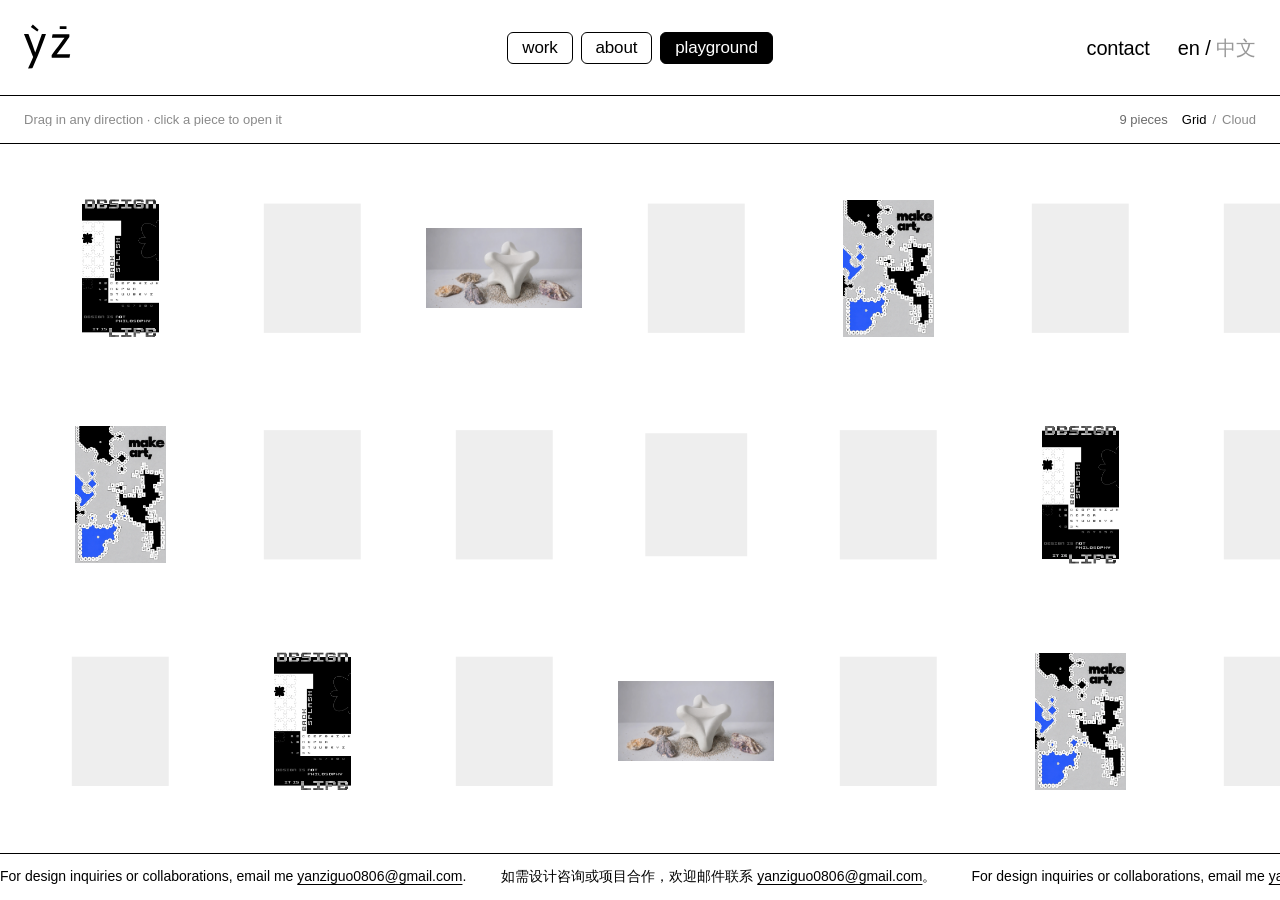
<file: playground.html>
<!doctype html>
<html lang="en" data-lang="en">
<head>
  <meta charset="utf-8">
  <meta name="viewport" content="width=device-width, initial-scale=1">
  <title>Playground — yanzi.</title>
  <script>(function(){var l="en";try{var q=new URLSearchParams(location.search).get("lang"),s=localStorage.getItem("lang");if(q==="zh"||q==="en")l=q;else if(s==="zh"||s==="en")l=s;else if(/^zh/i.test(navigator.language||""))l="zh";}catch(e){}document.documentElement.dataset.lang=l;document.documentElement.lang=l==="zh"?"zh-Hans":"en";})();</script>
  <link rel="stylesheet" href="shared/base.css?v=2">
  <link rel="stylesheet" href="project.css?v=14">   <!-- same nav bar as the details page -->
  <link rel="stylesheet" href="playground.css?v=14">
  <link rel="stylesheet" href="cloud.css?v=5">
  <link rel="stylesheet" href="field.css?v=4">
  <link rel="stylesheet" href="foot.css?v=3">
  <link rel="stylesheet" href="logo-motion.css?v=1">
  <style>h1, h2, h3, h4 { text-wrap: balance; } main p { hyphens: none; -webkit-hyphens: none; }</style>
</head>
<body class="pg-page">
  <!-- Playground (Yanzi's references, 2026-11-01): one sheet of cells, 3–4 per row, no sideways scrolling.
       Each cell = the strip's column: name at the top, tool + year just above the image, the image
       standing on the cell's bottom line at its own ratio; thin lines between cells. Filters in the
       label row. Real work goes into playground.js later. -->

  <header class="bar">
    <a class="bar-brand" href="index.html" aria-label="yanzi guo — home">
      <svg class="bar-logo" xmlns="http://www.w3.org/2000/svg" viewBox="20.8 0 1105.7 260.2" aria-hidden="true"><g data-k="cam" fill="currentColor"><path data-k="y" d="M148.900,54.750 C148.650,54.350 148.160,54.140 147.440,54.140 L127.230,54.140 C126.030,54.140 125.390,54.730 124.750,55.710 C116.990,77.600 110.340,96.150 104.480,112.510 L104.430,112.650 C97.220,132.770 91.510,148.690 86.540,162.980 C81.930,148.340 68.780,112.250 47.450,55.710 C47.100,54.650 46.380,54.140 45.250,54.140 L22.760,54.140 C21.970,54.140 21.370,54.390 21.100,54.830 C20.940,55.080 20.830,55.520 21.140,56.140 C33.410,87.530 51.240,131.310 63.040,160.290 L63.040,160.310 C67.930,172.300 71.790,181.770 73.800,186.800 C74.350,188.460 74.350,189.250 73.800,190.350 C62.930,216.380 51.480,240.940 45.620,253.260 C45.200,254.310 45.140,254.940 45.420,255.350 C45.640,255.670 46.050,255.830 46.690,255.830 L68.060,254.120 C69.810,253.830 70.740,253.230 71.350,252.000 C100.790,185.680 129.010,114.400 148.770,56.440 C149.120,55.750 149.160,55.160 148.900,54.740 Z"/><path data-k="a" d="M210.000,174.380 C195.360,174.380 183.500,160.720 183.500,143.880 C183.500,127.040 195.360,113.380 210.000,113.380 C224.640,113.380 236.500,127.040 236.500,143.880 C236.500,160.720 224.640,174.380 210.000,174.380 M232.990,54.390 L233.000,54.380 L173.760,54.380 C172.560,54.380 172.070,54.860 172.070,55.830 L172.070,72.940 C172.070,74.140 172.550,74.390 173.760,74.390 L181.490,74.390 L230.990,74.390 C251.980,74.390 268.990,91.400 268.990,112.390 L268.990,133.650 L259.462,133.650 C254.732,110.665 234.385,93.380 210.000,93.380 C182.110,93.380 159.500,115.990 159.500,143.880 C159.500,171.770 182.110,194.380 210.000,194.380 C234.385,194.380 254.732,177.095 259.462,154.110 L268.630,154.110 L268.630,189.590 C268.630,191.330 269.210,191.910 270.660,191.910 L290.960,191.910 C292.410,191.910 292.990,191.330 292.990,189.880 L292.990,114.390 C292.990,81.250 266.130,54.390 232.990,54.390"/><path data-k="n" d="M425.830,64.660 C416.100,55.960 403.860,54.140 395.300,54.140 C379.110,54.140 364.660,60.330 352.350,72.540 C352.240,71.360 352.150,70.210 352.060,69.110 C351.670,64.450 351.360,60.780 350.680,58.730 C350.100,57.580 349.510,56.960 348.010,56.960 L330.560,56.960 C329.020,56.960 328.720,57.630 328.720,58.820 C329.270,63.470 329.840,78.950 329.840,88.920 L329.840,191.940 C329.840,193.390 330.420,194.060 331.680,194.060 L351.660,194.060 C353.210,194.060 353.500,193.350 353.500,191.940 L353.500,92.350 C362.920,81.180 375.040,75.270 388.540,75.270 C398.020,75.270 405.340,78.560 410.310,85.060 C415.010,91.210 417.390,99.890 417.390,110.870 L417.390,191.650 C417.390,193.380 417.980,194.050 419.510,194.050 L439.210,194.050 C440.700,194.050 441.330,193.420 441.330,191.930 L441.330,108.610 C441.330,88.640 436.120,73.850 425.830,64.660 Z"/><path data-k="z" d="M574.610,170.960 L531.830,170.960 C526.940,170.960 522.370,170.930 517.950,170.890 C510.140,170.830 503.370,170.780 497.800,170.950 C499.480,168.680 502.360,164.860 505.990,160.060 C520.780,140.480 548.300,104.020 570.810,71.260 C571.670,69.830 571.960,68.960 571.960,67.800 L571.960,55.980 C571.960,54.880 571.700,54.140 570.400,54.140 L475.540,54.140 C474.390,54.140 473.740,54.700 473.420,55.950 L470.320,72.280 C470.150,73.300 470.200,73.870 470.510,74.220 C470.800,74.560 471.290,74.700 472.160,74.700 L514.940,74.700 C529.390,74.700 538.230,74.700 543.350,74.430 C539.730,79.600 530.570,91.830 519.980,105.970 C502.460,129.350 480.670,158.440 468.940,175.510 L468.920,175.550 C468.870,175.700 468.820,175.830 468.780,175.970 C468.550,176.620 468.350,177.180 468.350,178.140 L468.350,189.120 C468.350,190.530 468.780,191.240 469.630,191.240 L570.680,191.240 C571.860,191.240 572.550,190.650 572.800,189.430 L576.170,172.850 C576.440,172.180 576.470,171.730 576.260,171.420 C575.980,171.010 575.310,170.950 574.620,170.950 Z"/><path data-k="istem" d="M627.830,54.140 L607.840,54.140 C606.350,54.140 605.720,54.770 605.720,56.260 L605.720,188.840 C605.720,190.480 606.480,191.240 608.120,191.240 L627.540,191.240 C629.340,191.240 629.660,190.560 629.660,189.120 L629.660,55.980 C629.660,54.440 628.990,54.140 627.820,54.140 Z"/><path data-k="g" d="M777.490,239.870 C753.430,239.870 733.920,228.080 733.920,213.530 C733.920,198.990 753.430,187.190 777.490,187.190 C801.550,187.190 821.060,198.980 821.060,213.530 C821.060,228.070 801.550,239.870 777.490,239.870 M774.000,72.380 C788.640,72.380 800.500,86.040 800.500,102.880 C800.500,119.720 788.640,133.380 774.000,133.380 C759.360,133.380 747.500,119.720 747.500,102.880 C747.500,86.040 759.360,72.380 774.000,72.380 M777.490,166.920 C766.403,166.920 755.963,168.868 746.795,172.293 C744.725,168.518 742.972,163.222 744.283,157.159 C745.221,152.806 747.417,149.487 749.625,147.110 C756.853,151.102 765.159,153.380 774.000,153.380 C801.890,153.380 824.500,130.770 824.500,102.880 C824.500,92.309 821.247,82.500 815.694,74.390 L839.140,74.390 C840.260,74.390 841.160,73.580 841.160,72.580 L841.160,56.190 C841.160,55.190 840.250,54.380 839.140,54.380 L788.065,54.380 C783.598,53.087 778.883,52.380 774.000,52.380 C746.110,52.380 723.500,74.990 723.500,102.880 C723.500,115.260 727.962,126.594 735.356,135.377 C731.553,139.682 727.855,145.572 726.199,153.256 C723.888,163.949 726.574,173.621 730.461,180.914 C718.818,189.321 711.630,200.829 711.630,213.530 C711.630,239.270 741.120,260.140 777.490,260.140 C813.860,260.140 843.350,239.270 843.350,213.530 C843.350,187.790 813.860,166.920 777.490,166.920"/><path data-k="u" d="M974.270,160.750 C974.270,175.620 975.110,182.630 975.950,188.810 C975.950,189.930 975.670,190.490 974.270,190.490 L956.310,190.490 C954.910,190.490 954.630,190.210 954.070,189.090 C953.230,186.000 952.670,180.950 952.390,177.030 C940.610,189.090 925.730,193.300 911.710,193.300 C887.860,193.300 865.420,181.230 865.420,140.550 L865.420,55.820 C865.420,54.420 865.980,54.140 867.380,54.140 L887.300,54.140 C888.420,54.140 888.700,54.700 888.700,55.820 L888.700,137.750 C888.700,159.350 898.800,172.540 918.440,172.540 C931.910,172.540 942.570,167.490 950.990,158.230 L950.990,55.820 C950.990,54.700 951.550,54.140 952.950,54.140 L972.590,54.140 C974.270,54.140 974.270,54.700 974.270,55.820 L974.270,160.760 Z"/><path data-k="o" d="M1021.590,122.660 C1021.590,151.280 1036.460,174.010 1063.120,174.010 C1083.040,174.010 1102.680,158.300 1102.680,123.510 C1102.680,97.420 1090.620,72.440 1061.440,72.440 C1037.870,72.440 1021.600,92.640 1021.600,122.660 Z M1126.520,122.940 C1126.520,165.590 1100.150,194.210 1062.550,194.210 C1017.380,194.210 998.020,157.740 998.020,123.220 C998.020,83.660 1023.270,52.230 1062.550,52.230 C1101.830,52.230 1126.520,82.530 1126.520,122.940"/><path data-k="dot" d="M617.700,27.120 C625.810,27.120 631.260,21.670 631.260,13.560 C631.260,5.450 626.040,0.000 617.970,0.000 C609.900,0.000 604.410,5.570 604.410,13.560 C604.410,21.550 609.630,27.120 617.700,27.120"/><path data-k="bar" d=""/><path data-k="mac" d=""/></g></svg>
    </a>
    <nav class="bar-nav">
      <a class="pill" href="index.html"><span class="en">work</span><span class="zh">作品</span></a>
      <a class="pill" href="about.html"><span class="en">about</span><span class="zh">关于</span></a>
      <a class="pill is-current" href="playground.html"><span class="en">playground</span><span class="zh">实验</span></a>
    </nav>
    <div class="bar-right">
      <a href="mailto:yanziguo0806@gmail.com" class="bar-contact" title="yanziguo0806@gmail.com"><span class="en">contact</span><span class="zh">联系</span></a>
      <div class="lang-switch"><button data-set-lang="en">en</button> / <button data-set-lang="zh">中文</button></div>
    </div>
  </header>

  <main class="pg">
    <div class="pg-label">
      <nav class="pg-filters" id="pg-filters" aria-label="Filter"></nav>
      <span class="pg-hint" id="pg-hint" hidden><span class="en">Drag in any direction · click a piece to open it</span><span class="zh">任意方向拖动 · 点击作品查看</span></span>
      <span class="pg-count" id="pg-count"></span>
      <nav class="pg-viewsw" id="pg-viewsw" aria-label="View" hidden>
        <button type="button" data-v="cloud"><span class="en">Cloud</span><span class="zh">漂浮</span></button>
        <span aria-hidden="true">/</span>
        <button type="button" data-v="grid"><span class="en">Grid</span><span class="zh">网格</span></button>
      </nav>
    </div>
    <!-- E6: the floating archive (the homepage until E5), now holding the experiments — cloud.js -->
    <section class="cl" id="cl" aria-label="Experiments, floating">
      <div class="cl-track" id="cl-track"></div>
      <div class="cl-tip" id="cl-tip" aria-hidden="true"></div>
      <div class="cl-cursor" id="cl-cursor" aria-hidden="true"></div>
    </section>
    <div class="pg-track" id="pg-track" hidden></div>
  </main>

  <!-- quick view (after soyeonkimwork.com/2D-3D): click a piece → it grows from its place to the
       middle of a white screen; ← → or the arrows for the next one, Esc / click / × to close -->
  <div class="pg-view" id="pg-view" aria-hidden="true" role="dialog" aria-modal="true">
    <figure class="pg-view-fig" id="pg-view-fig"></figure>
    <!-- a typeface piece: after its poster, visitors type in the face itself (Backsplash) -->
    <div class="pg-tester" id="pg-tester" hidden>
      <p class="pg-t-k"><span class="en">Click and type</span><span class="zh">点击后直接输入</span></p>
      <!-- the big letters ARE the field: an invisible input covers them, a blinking caret follows the text -->
      <label class="pg-t-box" for="pg-t-in">
        <span class="pg-t-out" id="pg-t-out" aria-hidden="true"></span>
        <input class="pg-t-in" id="pg-t-in" type="text" maxlength="36" autocomplete="off" autocapitalize="characters" spellcheck="false" aria-label="Type to preview the typeface">
      </label>
    </div>
    <p class="pg-view-cap" id="pg-view-cap"></p>
    <button class="pg-view-x" id="pg-view-x" type="button" aria-label="Close"><svg viewBox="0 0 20 20" aria-hidden="true"><path d="M3 3l14 14M17 3L3 17" stroke="currentColor" stroke-width="1.5"/></svg></button>
    <button class="pg-view-nav pg-prev" id="pg-prev" type="button" aria-label="Previous">←</button>
    <button class="pg-view-nav pg-next" id="pg-next" type="button" aria-label="Next">→</button>
  </div>

  <footer class="h-foot">
    <div class="h-mq-track">
      <span class="h-mq-set"><span class="h-mq-item">For design inquiries or collaborations, email me <a href="mailto:yanziguo0806@gmail.com">yanziguo0806@gmail.com</a>.</span><span class="h-mq-item">如需设计咨询或项目合作，欢迎邮件联系 <a href="mailto:yanziguo0806@gmail.com">yanziguo0806@gmail.com</a>。</span><span class="h-mq-item">For design inquiries or collaborations, email me <a href="mailto:yanziguo0806@gmail.com">yanziguo0806@gmail.com</a>.</span><span class="h-mq-item">如需设计咨询或项目合作，欢迎邮件联系 <a href="mailto:yanziguo0806@gmail.com">yanziguo0806@gmail.com</a>。</span></span>
      <span class="h-mq-set" aria-hidden="true"><span class="h-mq-item">For design inquiries or collaborations, email me <a tabindex="-1" href="mailto:yanziguo0806@gmail.com">yanziguo0806@gmail.com</a>.</span><span class="h-mq-item">如需设计咨询或项目合作，欢迎邮件联系 <a tabindex="-1" href="mailto:yanziguo0806@gmail.com">yanziguo0806@gmail.com</a>。</span><span class="h-mq-item">For design inquiries or collaborations, email me <a tabindex="-1" href="mailto:yanziguo0806@gmail.com">yanziguo0806@gmail.com</a>.</span><span class="h-mq-item">如需设计咨询或项目合作，欢迎邮件联系 <a tabindex="-1" href="mailto:yanziguo0806@gmail.com">yanziguo0806@gmail.com</a>。</span></span>
    </div>
  </footer>

  <script src="shared/lang.js?v=3"></script>
  <script src="playground.js?v=51"></script>
  <script src="cloud.js?v=8"></script>   <!-- E6: the floating archive, now the Cloud mode -->
  <script src="field.js?v=14"></script>   <!-- E7: the endless warping grid (replaces the rotating cloud, cloud.js) -->
  <script src="modes.js?v=5"></script>   <!-- E7: Grid / Cloud -->
  <script src="logo-motion.js?v=4"></script>
</body>
</html>
</file>
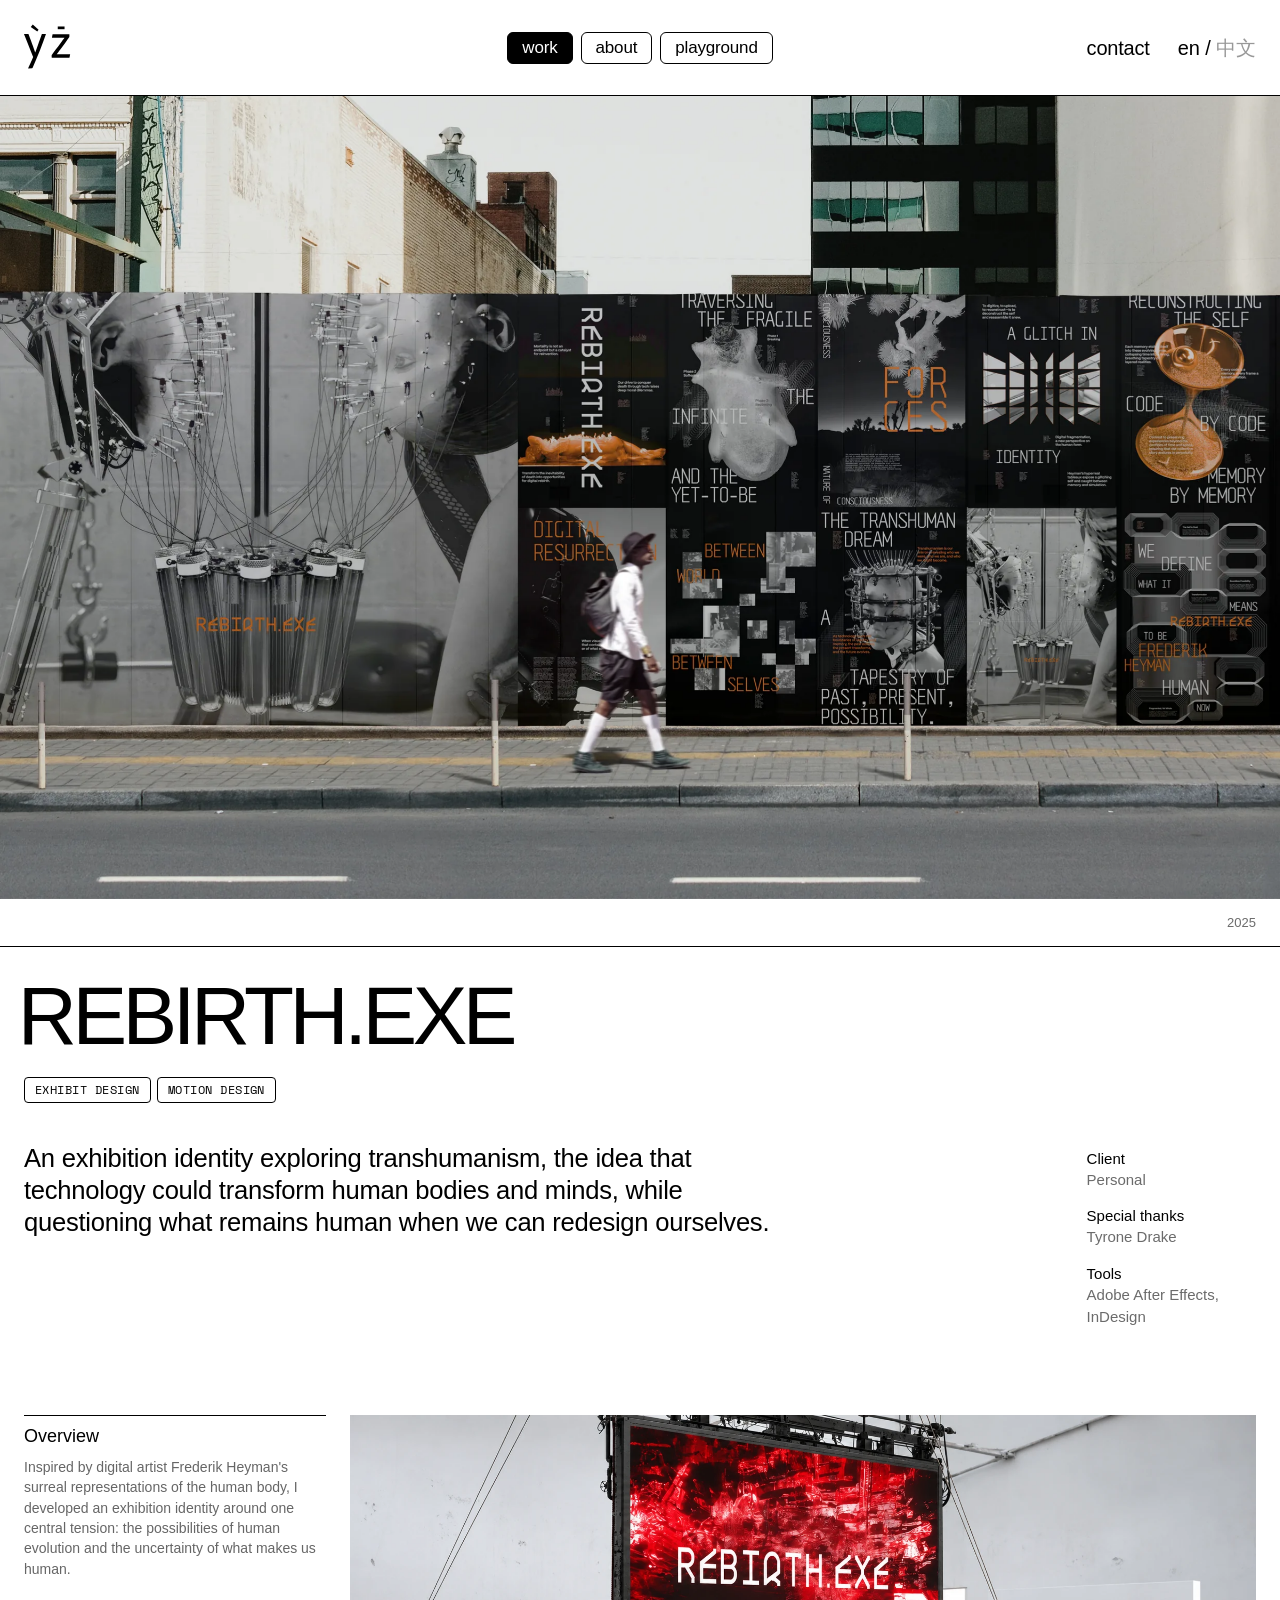
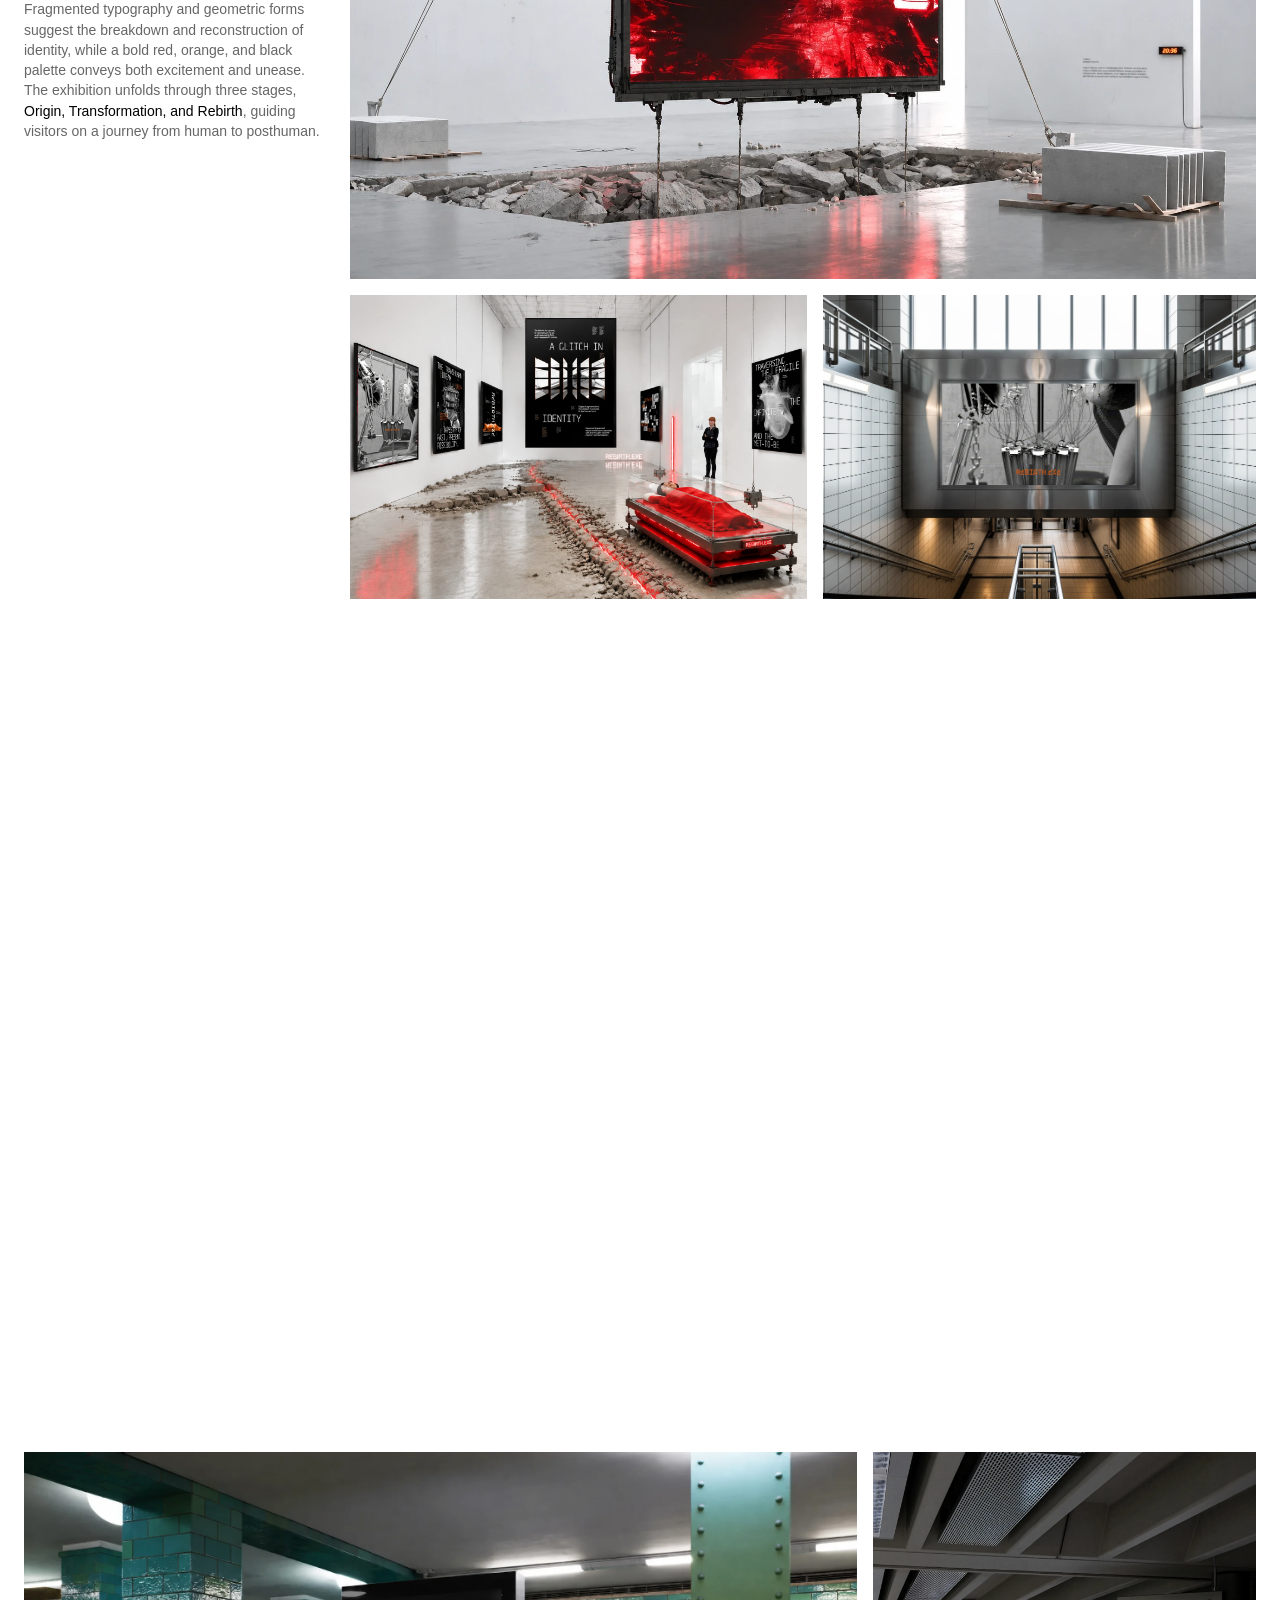
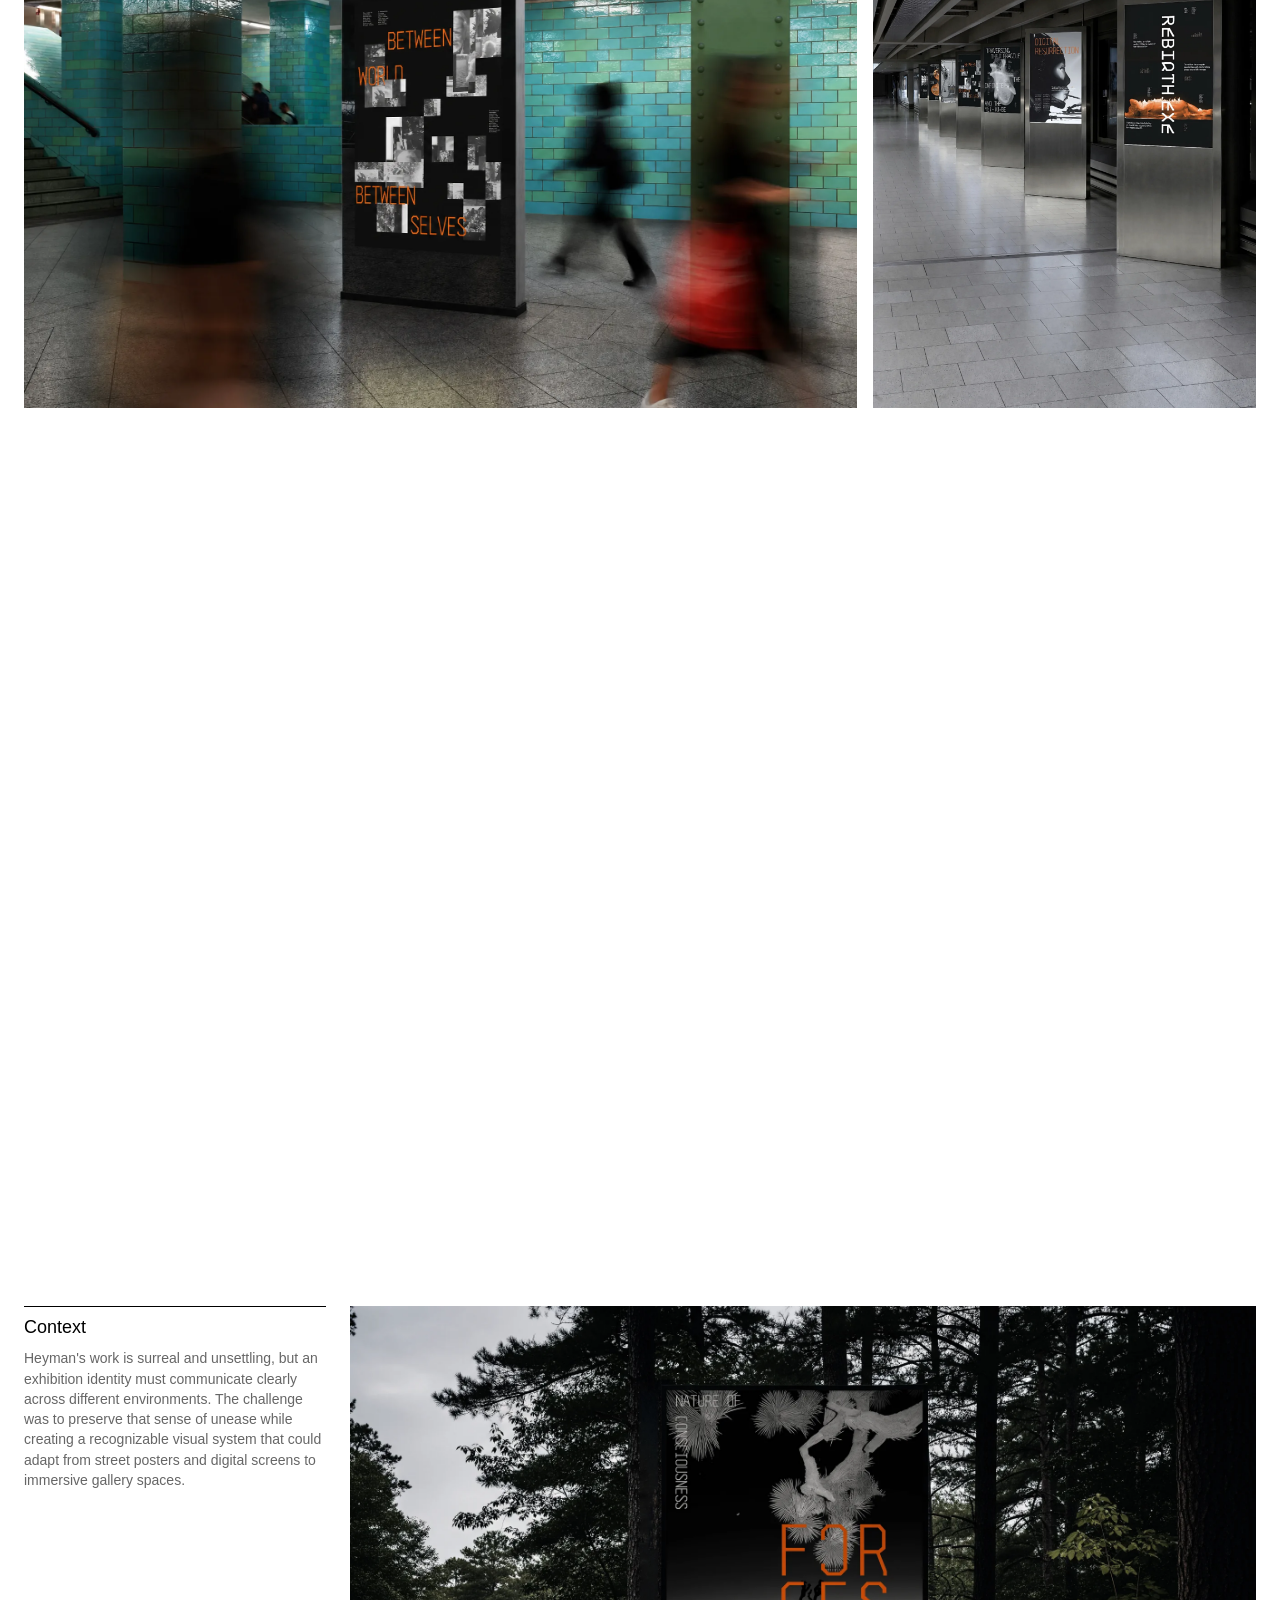
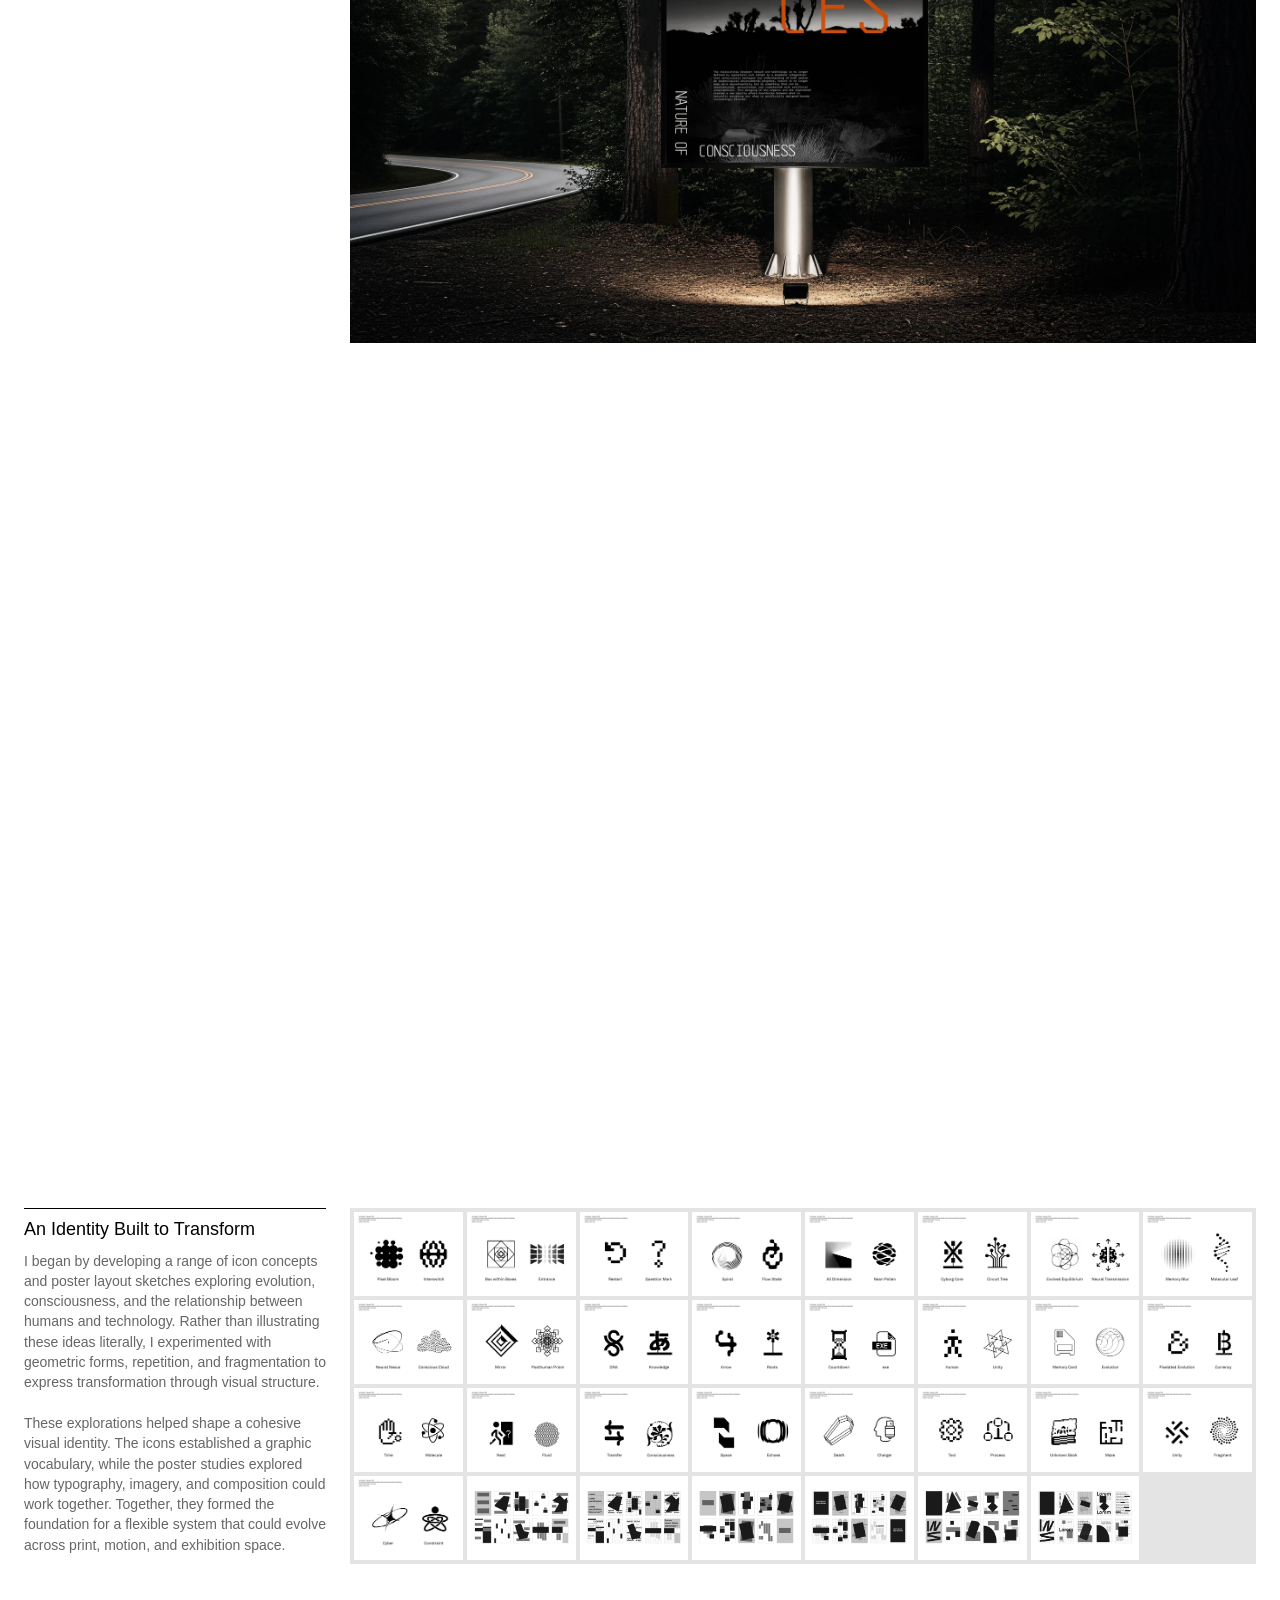
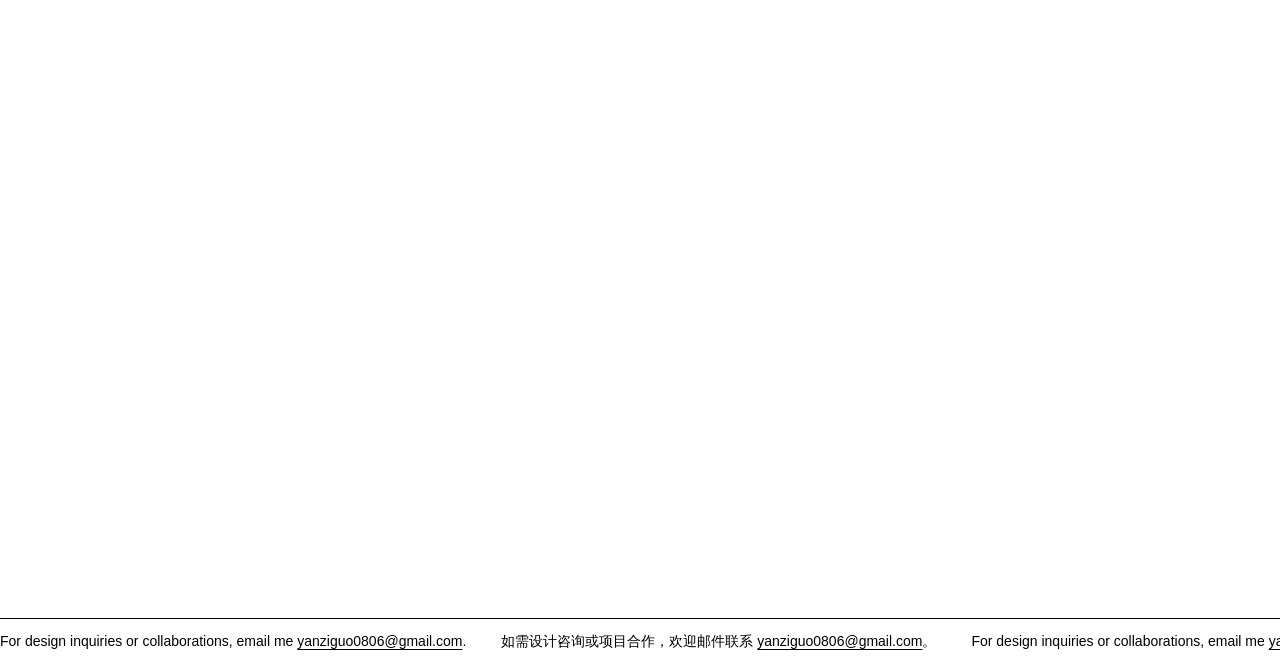
<file: project.html>
<!doctype html>
<html lang="en" data-lang="en">
<head>
  <meta charset="utf-8">
  <meta name="viewport" content="width=device-width, initial-scale=1">
  <script>if (new URLSearchParams(location.search).get("embed") === "1") document.documentElement.classList.add("is-embed");</script>
  <title>Project — yanzi.</title>
  <script>(function(){var l="en";try{var q=new URLSearchParams(location.search).get("lang"),s=localStorage.getItem("lang");if(q==="zh"||q==="en")l=q;else if(s==="zh"||s==="en")l=s;else if(/^zh/i.test(navigator.language||""))l="zh";}catch(e){}document.documentElement.dataset.lang=l;document.documentElement.lang=l==="zh"?"zh-Hans":"en";})();</script>
  <!-- TEMP: Google-hosted for the prototype; self-host before launch (China). -->
  <link rel="preconnect" href="https://fonts.googleapis.com">
  <link rel="preconnect" href="https://fonts.gstatic.com" crossorigin>
  <!-- E5 perf: the web font loads in the background — the page never waits for Google (slow / blocked in China). TODO: self-host before launch -->
  <link rel="stylesheet" href="https://fonts.googleapis.com/css2?family=Space+Mono:wght@400;700&display=swap" media="print" onload="this.media='all'">
  <link rel="stylesheet" href="shared/base.css?v=2">
  <link rel="stylesheet" href="project.css?v=59">
  <link rel="stylesheet" href="case7.css?v=19">
  <link rel="stylesheet" href="foot.css?v=3">
  <link rel="stylesheet" href="logo-motion.css?v=1">
  <style>h1, h2, h3, h4 { text-wrap: balance; } main p { hyphens: none; -webkit-hyphens: none; }</style>
</head>
<body>
  <!-- Project page, structure after basedesign.com/projects/… :
       title + grey tagline · tag pills · hero · summary + More info · images ·
       credits · next + related -->

  <header class="bar">
    <a class="bar-brand" href="index.html" aria-label="yanzi guo — home">
      <svg class="bar-logo" xmlns="http://www.w3.org/2000/svg" viewBox="20.8 0 1105.7 260.2" aria-hidden="true"><g data-k="cam" fill="currentColor"><path data-k="y" d="M148.900,54.750 C148.650,54.350 148.160,54.140 147.440,54.140 L127.230,54.140 C126.030,54.140 125.390,54.730 124.750,55.710 C116.990,77.600 110.340,96.150 104.480,112.510 L104.430,112.650 C97.220,132.770 91.510,148.690 86.540,162.980 C81.930,148.340 68.780,112.250 47.450,55.710 C47.100,54.650 46.380,54.140 45.250,54.140 L22.760,54.140 C21.970,54.140 21.370,54.390 21.100,54.830 C20.940,55.080 20.830,55.520 21.140,56.140 C33.410,87.530 51.240,131.310 63.040,160.290 L63.040,160.310 C67.930,172.300 71.790,181.770 73.800,186.800 C74.350,188.460 74.350,189.250 73.800,190.350 C62.930,216.380 51.480,240.940 45.620,253.260 C45.200,254.310 45.140,254.940 45.420,255.350 C45.640,255.670 46.050,255.830 46.690,255.830 L68.060,254.120 C69.810,253.830 70.740,253.230 71.350,252.000 C100.790,185.680 129.010,114.400 148.770,56.440 C149.120,55.750 149.160,55.160 148.900,54.740 Z"/><path data-k="a" d="M210.000,174.380 C195.360,174.380 183.500,160.720 183.500,143.880 C183.500,127.040 195.360,113.380 210.000,113.380 C224.640,113.380 236.500,127.040 236.500,143.880 C236.500,160.720 224.640,174.380 210.000,174.380 M232.990,54.390 L233.000,54.380 L173.760,54.380 C172.560,54.380 172.070,54.860 172.070,55.830 L172.070,72.940 C172.070,74.140 172.550,74.390 173.760,74.390 L181.490,74.390 L230.990,74.390 C251.980,74.390 268.990,91.400 268.990,112.390 L268.990,133.650 L259.462,133.650 C254.732,110.665 234.385,93.380 210.000,93.380 C182.110,93.380 159.500,115.990 159.500,143.880 C159.500,171.770 182.110,194.380 210.000,194.380 C234.385,194.380 254.732,177.095 259.462,154.110 L268.630,154.110 L268.630,189.590 C268.630,191.330 269.210,191.910 270.660,191.910 L290.960,191.910 C292.410,191.910 292.990,191.330 292.990,189.880 L292.990,114.390 C292.990,81.250 266.130,54.390 232.990,54.390"/><path data-k="n" d="M425.830,64.660 C416.100,55.960 403.860,54.140 395.300,54.140 C379.110,54.140 364.660,60.330 352.350,72.540 C352.240,71.360 352.150,70.210 352.060,69.110 C351.670,64.450 351.360,60.780 350.680,58.730 C350.100,57.580 349.510,56.960 348.010,56.960 L330.560,56.960 C329.020,56.960 328.720,57.630 328.720,58.820 C329.270,63.470 329.840,78.950 329.840,88.920 L329.840,191.940 C329.840,193.390 330.420,194.060 331.680,194.060 L351.660,194.060 C353.210,194.060 353.500,193.350 353.500,191.940 L353.500,92.350 C362.920,81.180 375.040,75.270 388.540,75.270 C398.020,75.270 405.340,78.560 410.310,85.060 C415.010,91.210 417.390,99.890 417.390,110.870 L417.390,191.650 C417.390,193.380 417.980,194.050 419.510,194.050 L439.210,194.050 C440.700,194.050 441.330,193.420 441.330,191.930 L441.330,108.610 C441.330,88.640 436.120,73.850 425.830,64.660 Z"/><path data-k="z" d="M574.610,170.960 L531.830,170.960 C526.940,170.960 522.370,170.930 517.950,170.890 C510.140,170.830 503.370,170.780 497.800,170.950 C499.480,168.680 502.360,164.860 505.990,160.060 C520.780,140.480 548.300,104.020 570.810,71.260 C571.670,69.830 571.960,68.960 571.960,67.800 L571.960,55.980 C571.960,54.880 571.700,54.140 570.400,54.140 L475.540,54.140 C474.390,54.140 473.740,54.700 473.420,55.950 L470.320,72.280 C470.150,73.300 470.200,73.870 470.510,74.220 C470.800,74.560 471.290,74.700 472.160,74.700 L514.940,74.700 C529.390,74.700 538.230,74.700 543.350,74.430 C539.730,79.600 530.570,91.830 519.980,105.970 C502.460,129.350 480.670,158.440 468.940,175.510 L468.920,175.550 C468.870,175.700 468.820,175.830 468.780,175.970 C468.550,176.620 468.350,177.180 468.350,178.140 L468.350,189.120 C468.350,190.530 468.780,191.240 469.630,191.240 L570.680,191.240 C571.860,191.240 572.550,190.650 572.800,189.430 L576.170,172.850 C576.440,172.180 576.470,171.730 576.260,171.420 C575.980,171.010 575.310,170.950 574.620,170.950 Z"/><path data-k="istem" d="M627.830,54.140 L607.840,54.140 C606.350,54.140 605.720,54.770 605.720,56.260 L605.720,188.840 C605.720,190.480 606.480,191.240 608.120,191.240 L627.540,191.240 C629.340,191.240 629.660,190.560 629.660,189.120 L629.660,55.980 C629.660,54.440 628.990,54.140 627.820,54.140 Z"/><path data-k="g" d="M777.490,239.870 C753.430,239.870 733.920,228.080 733.920,213.530 C733.920,198.990 753.430,187.190 777.490,187.190 C801.550,187.190 821.060,198.980 821.060,213.530 C821.060,228.070 801.550,239.870 777.490,239.870 M774.000,72.380 C788.640,72.380 800.500,86.040 800.500,102.880 C800.500,119.720 788.640,133.380 774.000,133.380 C759.360,133.380 747.500,119.720 747.500,102.880 C747.500,86.040 759.360,72.380 774.000,72.380 M777.490,166.920 C766.403,166.920 755.963,168.868 746.795,172.293 C744.725,168.518 742.972,163.222 744.283,157.159 C745.221,152.806 747.417,149.487 749.625,147.110 C756.853,151.102 765.159,153.380 774.000,153.380 C801.890,153.380 824.500,130.770 824.500,102.880 C824.500,92.309 821.247,82.500 815.694,74.390 L839.140,74.390 C840.260,74.390 841.160,73.580 841.160,72.580 L841.160,56.190 C841.160,55.190 840.250,54.380 839.140,54.380 L788.065,54.380 C783.598,53.087 778.883,52.380 774.000,52.380 C746.110,52.380 723.500,74.990 723.500,102.880 C723.500,115.260 727.962,126.594 735.356,135.377 C731.553,139.682 727.855,145.572 726.199,153.256 C723.888,163.949 726.574,173.621 730.461,180.914 C718.818,189.321 711.630,200.829 711.630,213.530 C711.630,239.270 741.120,260.140 777.490,260.140 C813.860,260.140 843.350,239.270 843.350,213.530 C843.350,187.790 813.860,166.920 777.490,166.920"/><path data-k="u" d="M974.270,160.750 C974.270,175.620 975.110,182.630 975.950,188.810 C975.950,189.930 975.670,190.490 974.270,190.490 L956.310,190.490 C954.910,190.490 954.630,190.210 954.070,189.090 C953.230,186.000 952.670,180.950 952.390,177.030 C940.610,189.090 925.730,193.300 911.710,193.300 C887.860,193.300 865.420,181.230 865.420,140.550 L865.420,55.820 C865.420,54.420 865.980,54.140 867.380,54.140 L887.300,54.140 C888.420,54.140 888.700,54.700 888.700,55.820 L888.700,137.750 C888.700,159.350 898.800,172.540 918.440,172.540 C931.910,172.540 942.570,167.490 950.990,158.230 L950.990,55.820 C950.990,54.700 951.550,54.140 952.950,54.140 L972.590,54.140 C974.270,54.140 974.270,54.700 974.270,55.820 L974.270,160.760 Z"/><path data-k="o" d="M1021.590,122.660 C1021.590,151.280 1036.460,174.010 1063.120,174.010 C1083.040,174.010 1102.680,158.300 1102.680,123.510 C1102.680,97.420 1090.620,72.440 1061.440,72.440 C1037.870,72.440 1021.600,92.640 1021.600,122.660 Z M1126.520,122.940 C1126.520,165.590 1100.150,194.210 1062.550,194.210 C1017.380,194.210 998.020,157.740 998.020,123.220 C998.020,83.660 1023.270,52.230 1062.550,52.230 C1101.830,52.230 1126.520,82.530 1126.520,122.940"/><path data-k="dot" d="M617.700,27.120 C625.810,27.120 631.260,21.670 631.260,13.560 C631.260,5.450 626.040,0.000 617.970,0.000 C609.900,0.000 604.410,5.570 604.410,13.560 C604.410,21.550 609.630,27.120 617.700,27.120"/><path data-k="bar" d=""/><path data-k="mac" d=""/></g></svg>
    </a>
    <nav class="bar-nav">
      <a class="pill is-current" href="index.html"><span class="en">work</span><span class="zh">作品</span></a>
      <a class="pill" href="about.html"><span class="en">about</span><span class="zh">关于</span></a>
      <a class="pill" href="playground.html"><span class="en">playground</span><span class="zh">实验</span></a>
    </nav>
    <div class="bar-right">
      <a href="mailto:yanziguo0806@gmail.com" class="bar-contact" title="yanziguo0806@gmail.com"><span class="en">contact</span><span class="zh">联系</span></a>
      <div class="lang-switch"><button data-set-lang="en">en</button> / <button data-set-lang="zh">中文</button></div>
    </div>
  </header>

  <!-- E4: project layout after gracejhwang.com/pioneer-works —
       label row · full-width hero · info column (1/4) beside the first images (3/4) ·
       the rest of the images full width · process (label left, images right) · next + related -->
  <main class="pj pj4" id="pj">
    <!-- E7 (after plus-ex.com/experience): the case study opens on one big photo, rounded, then the content -->
    <div class="pj-hero pj7-hero" id="pj-hero"></div>
    <section class="pj-head">
      <p class="pj-count" id="pj-count"></p>   <!-- the site's second line (48px label row) -->
      <h1 class="pj-title"><span id="pj-name"></span><span class="pj-tagline" id="pj-tagline"></span></h1>   <!-- Yanzi: keep the big title + tag boxes (E3) -->
      <!-- head on the page grid: tags on one line under the title; then Client / Special thanks in the
           1/4 column beside the summary on the 3/4 line — the grid starts here, no empty indent -->
      <div class="pj4-headrow">
        <ul class="pj-tags" id="pj-tags"></ul>
        <div class="pj4-hfacts" id="pj-facts"></div>
        <p class="pj-summary" id="pj-summary"></p>
      </div>
    </section>


    <!-- back to the gracejhwang.com/pioneer-works arrangement (Yanzi, 2026-11-01): story in the 1/4 column
         beside the first images, the rest of the images full width -->
    <section class="pj4-intro">
      <aside class="pj4-info">
        <div class="pj4-b pj4-rule">
          <div class="pj4-v pj4-text" id="pj-overview"></div>
        </div>
      </aside>
      <div class="pj4-lead" id="pj-lead"></div>
    </section>

    <div class="pj-gallery" id="pj-gallery"></div>

    <!-- Process in the same system: each step = text in the left 1/4, its images in the right 3/4 -->
    <div class="pj4-process" id="pj-process"></div>

    <section class="pj-more-work">
      <div class="pj-next">
        <p class="pj-k"><span class="en">Next</span><span class="zh">下一个</span></p>
        <a class="pj-card pj-card-big" id="pj-next"></a>
      </div>
      <div class="pj-related">
        <p class="pj-k"><span class="en">Related</span><span class="zh">相关项目</span></p>
        <div id="pj-related"></div>
      </div>
    </section>
  </main>

  <footer class="h-foot">
    <div class="h-mq-track">
      <span class="h-mq-set"><span class="h-mq-item">For design inquiries or collaborations, email me <a href="mailto:yanziguo0806@gmail.com">yanziguo0806@gmail.com</a>.</span><span class="h-mq-item">如需设计咨询或项目合作，欢迎邮件联系 <a href="mailto:yanziguo0806@gmail.com">yanziguo0806@gmail.com</a>。</span><span class="h-mq-item">For design inquiries or collaborations, email me <a href="mailto:yanziguo0806@gmail.com">yanziguo0806@gmail.com</a>.</span><span class="h-mq-item">如需设计咨询或项目合作，欢迎邮件联系 <a href="mailto:yanziguo0806@gmail.com">yanziguo0806@gmail.com</a>。</span></span>
      <span class="h-mq-set" aria-hidden="true"><span class="h-mq-item">For design inquiries or collaborations, email me <a tabindex="-1" href="mailto:yanziguo0806@gmail.com">yanziguo0806@gmail.com</a>.</span><span class="h-mq-item">如需设计咨询或项目合作，欢迎邮件联系 <a tabindex="-1" href="mailto:yanziguo0806@gmail.com">yanziguo0806@gmail.com</a>。</span><span class="h-mq-item">For design inquiries or collaborations, email me <a tabindex="-1" href="mailto:yanziguo0806@gmail.com">yanziguo0806@gmail.com</a>.</span><span class="h-mq-item">如需设计咨询或项目合作，欢迎邮件联系 <a tabindex="-1" href="mailto:yanziguo0806@gmail.com">yanziguo0806@gmail.com</a>。</span></span>
    </div>
  </footer>

  <script src="shared/lang.js?v=3"></script>
  <script src="projects.js?v=176"></script>
  <script src="project.js?v=159"></script>
  <script src="case7.js?v=4"></script>
  <script src="logo-motion.js?v=4"></script>
</body>
</html>
</file>
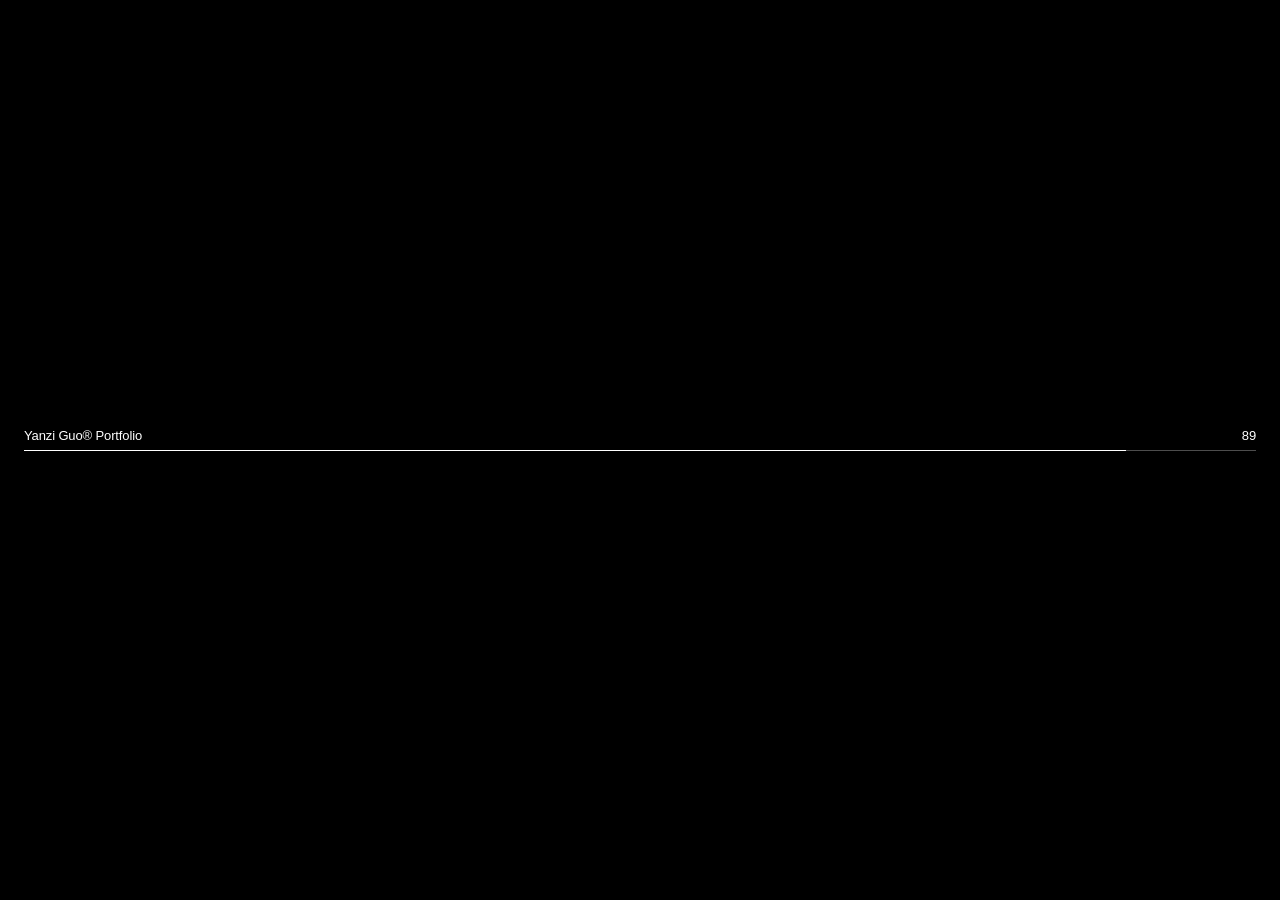
<file: work.html>
<!doctype html><meta charset="utf-8"><title>Work Index — yanzi.</title><meta http-equiv="refresh" content="0; url=./?index=1"><script>location.replace("./?index=1"+(location.search.includes("lang=zh")?"&lang=zh":""))</script>
</file>
<file: shared/base.css>
/* Shared by all frames: language visibility + reset. Each frame adds its own style. */
html:not([data-lang="zh"]) .zh,
html[data-lang="zh"] .en { display: none !important; }

*, *::before, *::after { box-sizing: border-box; }
html { -webkit-text-size-adjust: 100%; scroll-behavior: smooth; }
body { margin: 0; -webkit-font-smoothing: antialiased; }
a { color: inherit; text-decoration: none; }
button { font: inherit; color: inherit; background: none; border: 0; padding: 0; cursor: pointer; }
img, video, canvas { display: block; max-width: 100%; }

.lang-switch button { opacity: .4; transition: opacity .3s; }
.lang-switch button[aria-pressed="true"] { opacity: 1; }

.reveal { opacity: 0; transform: translateY(16px); transition: opacity .8s cubic-bezier(.2,.7,.2,1), transform .8s cubic-bezier(.2,.7,.2,1); }
.reveal.in { opacity: 1; transform: none; }

/* Frame switcher (prototype only) */
.frame-tag {
  position: fixed; left: 50%; bottom: 14px; transform: translateX(-50%); z-index: 99;
  display: flex; gap: 4px; padding: 4px; border-radius: 99px;
  background: rgba(0,0,0,.75); color: #fff; font: 500 12px/1 system-ui, sans-serif;
  backdrop-filter: blur(8px); -webkit-backdrop-filter: blur(8px);
}
.frame-tag a { padding: 7px 12px; border-radius: 99px; opacity: .6; }
.frame-tag a[aria-current] { background: #fff; color: #000; opacity: 1; }

@media (prefers-reduced-motion: reduce) {
  html { scroll-behavior: auto; }
  .reveal { opacity: 1; transform: none; transition: none; }
}

/* ?shot=1 → clean screenshots: hide prototype-only tools */
html.shot .frame-tag, html.shot .style-switch, html.shot .replay { display: none !important; }
</file>
<file: project.css>
/* Frame E — project page (structure after basedesign.com project pages).
   Same type system as the refined homepage: Helvetica Neue + Space Mono labels. */

:root {
  --g: #ededed; --ink: #000; --muted: #6b6b6b; --line: #000;
  --sans: "Helvetica Neue", Helvetica, Arial, "PingFang SC", "Noto Sans SC", sans-serif;
  --mono: "Space Mono", ui-monospace, Menlo, "PingFang SC", monospace;
  --m: 24px;
}
body { background: var(--g); color: var(--ink); font: 400 15px/1.5 var(--sans); animation: arrive .5s ease both; }
@keyframes arrive { from { opacity: 0; transform: translateY(12px); } }
html[data-lang="zh"] body { line-height: 1.75; }

/* outlined pill buttons (Base Design detail) */
.pill {
  display: inline-flex; align-items: center; gap: 6px;
  padding: 6px 10px; border: 1px solid var(--ink); border-radius: 4px;
  font: 400 12px/1 var(--mono); text-transform: uppercase; letter-spacing: .04em;
  background: transparent; color: var(--ink);
  transition: background .2s, color .2s;
}
.pill:hover { background: var(--ink); color: var(--g); }

/* ---------- top bar ---------- */
.bar {
  position: sticky; top: 0; z-index: 10;
  display: grid; grid-template-columns: 1fr auto 1fr; align-items: center;
  height: 56px; padding: 0 var(--m);
  background: color-mix(in srgb, var(--g) 90%, transparent);
  backdrop-filter: blur(10px); -webkit-backdrop-filter: blur(10px);
  border-bottom: 1px solid var(--line);
}
.bar-brand { display: block; line-height: 0; color: var(--ink, #000); }
.bar-brand:hover { opacity: .6; }
/* E2: Yanzi's yanzi. logo (same file as the homepage nav), sized for the 56px bar */
.bar-logo { display: block; height: 34px; width: auto; transform: translateY(3px); }   /* the y tail hangs below */
.bar-nav { display: flex; gap: 6px; }
.bar-right { justify-self: end; display: flex; gap: 18px; align-items: center; font: 400 14px/1 var(--sans); }
.lang-switch button { font: inherit; }

/* ---------- head ---------- */
.pj { padding: 0 var(--m); }
.pj-head { padding: 56px 0 28px; }
.pj-count { margin: 0 0 14px; font: 400 12px/1 var(--mono); letter-spacing: .04em; color: var(--muted); }
.pj-title {
  margin: 0; display: grid;
  font: 500 clamp(44px, 6vw, 96px)/.98 var(--sans); letter-spacing: -.035em; text-transform: uppercase;
}
.pj-tagline { color: #9a9a9a; }
.pj-tags { list-style: none; margin: 24px 0 0; padding: 0; display: flex; flex-wrap: wrap; gap: 6px; max-width: 60%; }
.pj-tags li { pointer-events: none; }

/* ---------- media ---------- */
.pj-hero, .pj-gallery figure { margin: 0; background: #000; overflow: hidden; }
.pj-hero { aspect-ratio: 16 / 9; }
.pj-hero > *, .pj-gallery figure > * { display: block; width: 100%; height: 100%; object-fit: cover; }
.pj-gallery { display: grid; grid-template-columns: 1fr 1fr; gap: var(--m); padding: 8px 0 0; }
.pj-gallery figure { grid-column: 1 / -1; }
.pj-gallery figure.half { grid-column: auto; }
.pj-gallery figure > * { height: auto; }

/* ---------- summary + more info ---------- */
.pj-intro { padding: 32px 0 48px; max-width: 50%; }
.pj-summary { margin: 0 0 16px; font: 400 clamp(22px, 2vw, 30px)/1.25 var(--sans); letter-spacing: -.01em; }
html[data-lang="zh"] .pj-summary { line-height: 1.6; }
.pj-detail { margin-top: 28px; display: grid; gap: 22px; }
.pj-detail h3 { margin: 0 0 6px; font: 400 12px/1 var(--mono); text-transform: uppercase; letter-spacing: .04em; }
.pj-detail p { margin: 0; font-size: 15px; }

/* ---------- sections: brief · process · outcome ---------- */
.pj-sec { display: grid; grid-template-columns: 1fr 3fr; gap: var(--m); padding: 40px 0 64px; border-top: 1px solid var(--line); }
.pj-sec-h { margin: 0; font: 400 12px/1 var(--mono); text-transform: uppercase; letter-spacing: .04em; }
.pj-brief-cols { display: grid; grid-template-columns: repeat(3, 1fr); gap: var(--m); }
.pj-brief-cols h3, .pj-step h3 { margin: 0 0 8px; font: 500 16px/1.2 var(--sans); }
.pj-brief-cols p, .pj-step p { margin: 0; font-size: 15px; }

.pj-steps { list-style: none; margin: 0; padding: 0; display: grid; gap: 48px; }
.pj-step { display: grid; grid-template-columns: 1fr 2fr; gap: var(--m); }
.pj-step-n { display: block; margin-bottom: 10px; font: 400 12px/1 var(--mono); letter-spacing: .04em; color: var(--muted); }
.pj-step-media { display: grid; grid-template-columns: 1fr 1fr; gap: 12px; }
.pj-step-media figure { margin: 0; aspect-ratio: 4 / 3; background: #d6d6d6; overflow: hidden; }
.pj-step-media figure > * { width: 100%; height: 100%; object-fit: cover; display: block; }

.pj-outcome .pj-gallery { padding: 0; }

/* ---------- credits ---------- */
.pj-credits { padding: 72px 0 24px; }
.pj-credits h2 { margin: 0 0 18px; font: 500 28px/1 var(--sans); text-transform: uppercase; letter-spacing: -.01em; }
.pj-credits dl { margin: 0; display: grid; gap: 14px; }
.pj-credits dt { font: 400 12px/1.2 var(--mono); text-transform: uppercase; letter-spacing: .04em; color: var(--muted); }
.pj-credits dd { margin: 4px 0 0; }

/* ---------- next + related ---------- */
.pj-more-work {
  display: grid; grid-template-columns: 2fr 1fr; gap: calc(var(--m) * 3);
  padding: 72px 0 96px; margin-top: 48px; border-top: 1px solid var(--line);
}
.pj-k { margin: 0 0 14px; font: 400 12px/1 var(--mono); text-transform: uppercase; letter-spacing: .04em; }
.pj-card { display: grid; gap: 10px; }
.pj-card .img { aspect-ratio: 16 / 10; background: #000; overflow: hidden; }
.pj-card .img > * { width: 100%; height: 100%; object-fit: cover; display: block; transition: transform .6s cubic-bezier(.2,.7,.2,1); }
.pj-card:hover .img > * { transform: scale(1.03); }
.pj-card .t { font: 500 clamp(24px, 2.4vw, 36px)/1.05 var(--sans); text-transform: uppercase; letter-spacing: -.02em; }
.pj-card .s { color: var(--muted); }
.pj-related #pj-related { display: grid; gap: 28px; }
.pj-related .t { font-size: 14px; letter-spacing: 0; }
.pj-related .s { font-size: 13px; }
.pj-card:hover .t { text-decoration: underline; text-underline-offset: 6px; text-decoration-thickness: 1px; }

/* ---------- footer ---------- */
.ft {
  display: flex; justify-content: space-between; padding: 14px var(--m);
  border-top: 1px solid var(--line);
  font: 400 11px/1 var(--mono); text-transform: uppercase; letter-spacing: .03em;
}

/* ---------- narrow ---------- */
@media (max-width: 900px) {
  :root { --m: 16px; }
  .bar { grid-template-columns: 1fr auto; }
  .bar-nav { display: none; }
  .pj-tags, .pj-intro { max-width: none; }
  .pj-gallery { grid-template-columns: 1fr; }
  .pj-more-work { grid-template-columns: 1fr; gap: 48px; }
  .pj-sec, .pj-brief-cols, .pj-step { grid-template-columns: 1fr; }
}
@media (prefers-reduced-motion: reduce) { body { animation: none; } }

/* ===== E3 line system on the details page (Yanzi: every page starts from the same line) =====
   nav = the homepage's version-B bar (96px, logo left 46px, work · about · index centred,
   playground + en/中文 right); the content starts with a 48px label row whose line is the
   site's second line; white page, one typeface. */
:root { --g: #fff; }
body { background: #fff; }
.bar {
  height: 96px; padding: 0 var(--m); background: rgba(255,255,255,.92);
  backdrop-filter: blur(10px); -webkit-backdrop-filter: blur(10px);
  border-bottom: 1px solid #000; grid-template-columns: 1fr auto 1fr;
}
.bar-logo { height: 46px; transform: none; }
.bar-nav { gap: 8px; }
.bar .pill {
  padding: 6px 14px 7px; border-radius: 6px; font: 400 17px/1 var(--sans);
  text-transform: none; letter-spacing: -.01em;
}
.bar .pill.is-current, .bar .pill:hover { background: #000; color: #fff; }
.bar-right { gap: 28px; font: 500 20px/1 var(--sans); letter-spacing: -.01em; }
.bar-right .lang-switch button { font: inherit; text-transform: none; }
.bar-play:hover { opacity: .5; }
/* first line of content = the system's second line */
.pj-head { padding: 0 0 28px; }
.pj-count {
  display: flex; align-items: center; gap: 14px; height: 48px; margin: 0 calc(var(--m) * -1) 32px;
  padding: 0 var(--m); border-bottom: 1px solid #000;
  font: 400 13px/1 var(--sans); letter-spacing: 0; color: #6b6b6b;
}
.pj-c-n { color: #000; font-weight: 500; }
.pj-c-cat { text-transform: lowercase; }
.pj-c-y { margin-left: auto; }
@media (max-width: 700px) {
  .bar { height: 68px; } .bar-logo { height: 34px; } .bar .pill { font-size: 14px; padding: 5px 10px; }
  .bar-right { font-size: 15px; gap: 12px; } .bar-play { display: none; }
}

/* ===== Details page in the panel's language (E3, 2026-10-25) =====
   one typeface, the panel's scale: title 40px · grey categories 13px · summary 16px · labels 13px grey;
   no uppercase, no mono, no pill boxes; images keep their own ratio on white. */
.pj-title { display: block; font: 500 40px/1.02 var(--sans); letter-spacing: -.025em; text-transform: none; }
.pj-tagline { display: block; margin-top: 6px; font: 400 24px/1.2 var(--sans); letter-spacing: -.01em; color: #9a9a9a; }
.pj-tagline:empty { display: none; }
.pj-tags { margin: 8px 0 0; max-width: none; display: block; font: 400 13px/1.4 var(--sans); color: #6b6b6b; }
.pj-tags li { display: inline; }
.pj-head { padding-bottom: 32px; }
.pj-hero { aspect-ratio: auto; background: none; }
.pj-hero > * { height: auto; }
.pj-intro { padding: 32px 0 40px; max-width: 34em; }
.pj-summary { font: 400 16px/1.5 var(--sans); letter-spacing: 0; color: #222; }
.pj-sec { padding: 32px 0 48px; }
.pj-sec-h, .pj-k, .pj-step-n, .pj-credits dt, .pj-detail h3 {
  font: 400 13px/1.2 var(--sans); text-transform: none; letter-spacing: 0; color: #6b6b6b;
}
.pj-brief-cols h3, .pj-step h3 { font: 500 15px/1.3 var(--sans); }
.pj-brief-cols p, .pj-step p { font-size: 14px; line-height: 1.55; color: #333; }
.pj-step-media figure { background: #f0f0f0; }
.pj-gallery figure { background: none; }
.pj-gallery { gap: 16px; }
.pj-credits h2 { font: 400 13px/1.2 var(--sans); text-transform: none; color: #6b6b6b; }
.pj-card .t { font: 500 24px/1.1 var(--sans); text-transform: none; letter-spacing: -.02em; }
.pj-card .img { background: #f0f0f0; }
.ft { font: 400 13px/1 var(--sans); text-transform: none; letter-spacing: 0; }
/* videos with baked-in black bars: figure = real picture ratio; video covers it with a 3% safety
   overscan so no sliver of the bar is left at either edge */
.pj-gallery figure.crop { overflow: hidden; }
.pj-gallery figure.crop > video { width: 100%; height: 100%; object-fit: cover; transform: scale(1.03); }
.pj-hero.crop { overflow: hidden; } .pj-hero.crop > video { width: 100%; height: 100%; object-fit: cover; transform: scale(1.03); }
/* pairs share one height, each image keeps its ratio, 16px gap (same as the panel) */
.pj-gallery { display: grid; grid-template-columns: 1fr; gap: 16px; }
.pj-row { display: flex; gap: 16px; }
.pj-row figure { flex: var(--a, 1.5) 1 0; aspect-ratio: var(--a, 1.5); min-width: 0; }
.pj-row figure > * { width: 100%; height: 100%; object-fit: cover; }
/* Yanzi: the title area goes back to the big uppercase title (previous version) */
.pj-title { display: grid; font: 500 clamp(44px, 6vw, 96px)/.98 var(--sans); letter-spacing: -.035em; text-transform: uppercase; }
.pj-tagline { display: block; margin-top: 0; font: inherit; letter-spacing: inherit; color: #9a9a9a; }
.pj-tagline:empty { display: none; }
.pj-tags { margin-top: 20px; }
/* Yanzi: tags back to the outlined boxes (previous version) */
.pj-tags { display: flex; flex-wrap: wrap; gap: 6px; margin: 24px 0 0; max-width: 60%; font: inherit; color: inherit; }
.pj-tags li { display: list-item; list-style: none; }
.pj-tags .pill { font: 400 12px/1 var(--mono); text-transform: uppercase; letter-spacing: .04em; padding: 6px 10px; border-radius: 4px; color: #000; }
/* Outcome fix: fr tracks must be allowed to shrink below the videos' native 1920px width,
   otherwise the gallery spills past the right edge */
.pj-sec { grid-template-columns: minmax(0, 1fr) minmax(0, 3fr); }
.pj-sec > * { min-width: 0; }
.pj-gallery figure, .pj-hero { max-width: 100%; }
/* Yanzi: summary back to the previous, larger version */
.pj-intro { padding: 32px 0 48px; max-width: 50%; }
.pj-summary { font: 400 clamp(22px, 2vw, 30px)/1.25 var(--sans); letter-spacing: -.01em; color: #000; }
/* optical left alignment (Yanzi): every visible left edge on the 24px margin —
   logo ink starts 47/384 of its height in; the big title's first letter has ~0.076em side bearing */
.bar-logo { margin-left: calc(-46px * 47 / 384); }
.pj-title { margin-left: -0.076em; }
@media (max-width: 700px) { .bar-logo { margin-left: calc(-34px * 47 / 384); } }

/* ===== E4 project layout (after gracejhwang.com/pioneer-works, 2026-11-01) =====
   label row → full-width hero → info column (1/4) beside the first images (3/4) →
   the rest of the images full width → Process (label left, images right).
   Info column: small black labels, grey text under them; a short black rule starts each group. */
.pj4 .pj-count { margin-bottom: 16px; }
.pj4 .pj-hero { margin-bottom: 16px; }
.pj4-intro {
  display: grid; grid-template-columns: minmax(0, 1fr) minmax(0, 3fr); gap: 16px var(--m);
  align-items: start; margin-bottom: 16px;
}
.pj4-info { font: 400 15px/1.4 var(--sans); }
html[data-lang="zh"] .pj4-info { line-height: 1.7; }
.pj4-b { margin-bottom: 22px; }
.pj4-info > .pj4-b:first-child, .pj4-rule { border-top: 1px solid #000; padding-top: 8px; }
.pj4-title { margin: 0; font: 500 15px/1.4 var(--sans); letter-spacing: 0; text-transform: none; }
.pj4-k { margin: 0; font: 500 15px/1.4 var(--sans); color: #000; }
.pj4-v { margin: 0; color: #6b6b6b; }
.pj4-v:empty { display: none; }
.pj4-text p { margin: 0 0 1.2em; }
.pj4-text .pj4-k { margin-top: .2em; }
.pj4-credits { margin: 0; color: #6b6b6b; }
.pj4-credits div { margin: 0; }
.pj4-credits dt { display: inline; color: #000; font: inherit; }
.pj4-credits dt::after { content: " · "; color: #6b6b6b; }
.pj4-credits dd { display: inline; margin: 0; }
/* images on the right: same 16px rhythm as the gallery; pairs share one height */
.pj4-lead { display: grid; gap: 16px; }
.pj4-lead figure { margin: 0; }
.pj4-lead figure > * { display: block; width: 100%; height: auto; }
.pj4-lead figure.crop > video { height: 100%; object-fit: cover; transform: scale(1.03); }
.pj4-lead .pj-row figure > * { height: 100%; object-fit: cover; }
/* rest of the images: full width */
.pj4 .pj-gallery { padding: 0; }
/* Process: no full-width line — a short rule over the label only (as in the info column) */
.pj4 .pj-sec { border-top: 0; padding: 56px 0 48px; grid-template-columns: minmax(0, 1fr) minmax(0, 3fr); }
.pj4 .pj-sec-h { border-top: 1px solid #000; padding-top: 8px; font: 500 15px/1.4 var(--sans); color: #000; align-self: start; }
.pj4 .pj-step-n { color: #6b6b6b; }
@media (max-width: 900px) {
  .pj4-intro, .pj4 .pj-sec { grid-template-columns: 1fr; }
}

/* E4 round 2 (Yanzi): big title back above the hero; Process folded into the same 1/4 · 3/4 rows */
.pj4 .pj-head { padding: 0 0 32px; }
.pj4 .pj-count { margin-bottom: 32px; }
.pj4 #pj-facts .pj4-b:last-child { margin-bottom: 22px; }
.pj4-process { display: grid; gap: 16px; margin-top: 16px; }
.pj4-step { margin: 0; }
.pj4-step .pj4-info { padding-top: 8px; }
.pj4-sec { margin-bottom: 22px; }
.pj4-n { color: #6b6b6b; margin-right: .6em; font-variant-numeric: tabular-nums; }
.pj4-step .pj4-v { margin-top: 2px; }
.pj4-step-media { display: grid; grid-template-columns: 1fr 1fr; gap: 16px; }
.pj4-step-media figure { margin: 0; aspect-ratio: 4 / 3; background: #f0f0f0; overflow: hidden; }
.pj4-step-media figure > * { display: block; width: 100%; height: 100%; object-fit: cover; }
.pj4 .pj-more-work { margin-top: 64px; }
/* Yanzi: E3's large summary under the hero, with the full-width line under it;
   that line now opens the info column (so Client has no short rule of its own) */
.pj4 .pj4-sum { max-width: none; padding: 32px 0 48px; border-bottom: 1px solid #000; }
.pj4 .pj4-sum .pj-summary { max-width: 50%; margin: 0; }
.pj4 .pj4-sum + .pj4-intro { margin-top: 0; padding-top: 12px; }
@media (max-width: 900px) { .pj4 .pj4-sum .pj-summary { max-width: none; } }
.pj4-text > .pj4-k:first-child { margin-top: 0; }
.pj4-text .pj4-k { color: #000; }

/* E4 round 3 (critique): the whole introduction sits above the hero — big title, then tags on the
   left half and the summary on the right half. Below the hero only the quiet system: short 1/4 rules,
   small text, no full-width line until Next. */
.pj4 .pj-head { padding-bottom: 40px; }
.pj4-headrow { display: grid; grid-template-columns: minmax(0, 1fr) minmax(0, 1fr); gap: var(--m); align-items: start; margin-top: 24px; }
.pj4-headrow .pj-tags { margin: 0; max-width: none; }
.pj4-headrow .pj-summary { margin: 0; }
.pj4 .pj4-intro { margin-top: 24px; }
@media (max-width: 900px) { .pj4-headrow { grid-template-columns: 1fr; gap: 20px; } }
/* alignment fix (Yanzi "要对齐"): the videos are scaled 3% to hide their baked-in black bars —
   the figure must clip them, or they spill past the image column's edges */
.pj4-lead figure, .pj4 .pj-gallery figure, .pj4 .pj-hero { overflow: hidden; }
/* Yanzi "这个地方不对": the tags | summary row now uses the same 1/4 | 3/4 grid as everything below —
   tags in the info column (above Client), summary on the images' left edge — so the head lines up
   with the page instead of splitting at an unrelated 50% */
.pj4-headrow { grid-template-columns: minmax(0, 1fr) minmax(0, 3fr); gap: 16px var(--m); }
.pj4-headrow .pj-summary { max-width: 30em; }
.pj4-headrow .pj-tags { gap: 6px; }
@media (max-width: 900px) { .pj4-headrow { grid-template-columns: 1fr; } }
/* better head (Yanzi): title → tags on one line (the strip under the title) → the summary alone on
   the 3/4 line, the images' left edge. No Year in the info column (the label row already shows it). */
.pj4-headrow { row-gap: 0; }
.pj4-headrow .pj-tags { grid-column: 1 / -1; flex-wrap: wrap; }
.pj4-headrow .pj-summary { grid-column: 2; margin-top: 40px; }
@media (max-width: 900px) { .pj4-headrow .pj-summary { grid-column: 1; margin-top: 24px; } }
/* head v3 (Yanzi "看起来不好看": the indented summary left a hole) — Client / Special thanks fill the
   1/4 column beside the summary, top-aligned with its first line; the grid starts in the head */
.pj4-headrow .pj4-hfacts { grid-column: 1; grid-row: 2; margin-top: 40px; display: grid; gap: 14px; align-content: start; padding-top: .35em; }
.pj4-headrow .pj-summary { grid-row: 2; }
.pj4-hfacts .pj4-b { margin: 0; border: 0; padding: 0; }
/* the info column below now opens with Context (its own short rule) */
@media (max-width: 900px) { .pj4-headrow .pj4-hfacts { grid-row: 3; margin-top: 24px; } }
/* Yanzi: swap — the summary leads from the left edge under the title; Client / Special thanks sit
   on the right as side notes, in the last quarter (page quarters: 1/4 · 2/4 · 3/4) */
.pj4-headrow { grid-template-columns: repeat(4, minmax(0, 1fr)); }
.pj4-headrow .pj-summary { grid-column: 1 / span 3; grid-row: 2; max-width: 30em; }
.pj4-headrow .pj4-hfacts { grid-column: 4; grid-row: 2; }
@media (max-width: 900px) {
  .pj4-headrow { grid-template-columns: 1fr; }
  .pj4-headrow .pj-summary, .pj4-headrow .pj4-hfacts { grid-column: 1; }
  .pj4-headrow .pj4-hfacts { grid-row: 3; }
}

/* E5: contact in the bar (playground moved into the nav pills) */
.bar-contact:hover { opacity: .5; }
/* E5 phone: the pills come back (they were hidden) — second row under logo + contact / language */
@media (max-width: 700px) {
  .bar { height: auto; grid-template-columns: 1fr auto; grid-template-rows: auto auto; row-gap: 12px; padding: 14px var(--m) 12px; }
  .bar-brand { grid-column: 1; grid-row: 1; }
  .bar-right { grid-column: 2; grid-row: 1; }
  .bar-nav { display: flex; grid-column: 1 / -1; grid-row: 2; justify-self: start; gap: 6px; }
}

/* E5 (Yanzi): Client / Special thanks start exactly under "contact" in the bar.
   project.js measures contact's left edge and sets --fx (wide screens only). */
@media (min-width: 901px) { .pj4-headrow .pj4-hfacts { margin-left: var(--fx, 0px); } }

/* E5: the label row shows number + year only (the category is already in the tags) */
.pj-c-cat:empty { display: none; }

/* E5: the project's wordmark in the title's place, left on the margin; letters as tall as the old
   title's capitals. Static (Yanzi: the rolling looked odd). */
.pj-head .pj5-logo { margin: 40px 0 0; --cap: calc(clamp(44px, 6vw, 96px) * .72); }
.pj-head .pj5-logo > svg { display: block; width: calc(var(--cap) * 882 / 101); max-width: 100%; height: auto; color: #000; }

/* E5 (Yanzi: "不要这个"): a project with its own logo drops the big type title — the logo is the title.
   The h1 stays for screen readers. */
.pj5-has-logo .pj-title { position: absolute; width: 1px; height: 1px; overflow: hidden; clip-path: inset(50%); white-space: nowrap; margin: 0; }
.pj5-has-logo .pj4-headrow { margin-top: 32px; }

/* E5 Process as small contact sheets (Yanzi: "放这些，但是就是小点"): white pages with a hairline
   edge, tight gaps, n per row; the section starts on its own rule further down the page */
.pj4-process:not(:empty) { margin-top: 0; gap: 24px; }   /* Yanzi: same 24px as hero → Context (the step itself adds the 24px) */
.pj5-sheet { grid-template-columns: repeat(var(--cols, 4), minmax(0, 1fr)); gap: 0; align-items: start;
  border-top: 1px solid #e2e2e2; border-left: 1px solid #e2e2e2; }   /* one sheet: shared hairlines, no gaps */
.pj5-sheet figure { aspect-ratio: var(--r, auto); background: #fff; border-right: 1px solid #e2e2e2; border-bottom: 1px solid #e2e2e2; }
.pj5-sheet figure > * { height: 100%; object-fit: contain; }   /* the wider framework pages sit centred in the same cell */
@media (max-width: 900px) { .pj5-sheet { grid-template-columns: repeat(min(var(--cols, 4), 5), minmax(0, 1fr)); } }
@media (max-width: 560px) { .pj5-sheet { grid-template-columns: repeat(4, minmax(0, 1fr)); } }

/* E5 staggered gallery (after gracejhwang.com/pioneer-playlab): a 12-column grid; everything spans
   the full width unless the data gives it columns (--col), and images sit at the top of their row */
.pj4 #pj-gallery { grid-template-columns: repeat(12, minmax(0, 1fr)); align-items: start; }
.pj4 #pj-gallery > * { grid-column: 1 / -1; }
.pj4 #pj-gallery > .pj5-col { grid-column: var(--col); }
@media (max-width: 700px) { .pj4 #pj-gallery > .pj5-col { grid-column: 1 / -1; } }
/* "r34": full row, but starting on the page's ¼ | ¾ line (x = 390 at 1440) */
.pj4 #pj-gallery > .pj5-col[style*="--col:r34"] { grid-column: 1 / -1; margin-left: calc((100% - var(--m)) / 4 + var(--m)); }
@media (max-width: 700px) { .pj4 #pj-gallery > .pj5-col[style*="--col:r34"] { margin-left: 0; } }
/* Process info block = the intro's: its rule sits on the sheet's top edge, same label/text spacing */
.pj4-step aside.pj4-info { padding-top: 0; }
.pj4-step aside.pj4-info .pj4-k, .pj4-step aside.pj4-info .pj4-text { margin: 0; }
/* Yanzi "让视觉看起来一样": the white pages melted into the white page, so the gap above looked bigger
   than 24px. The sheet now sits on a light grey ground (like her reference) and reads as one block
   with a clear top edge, the same as a photo. */
.pj5-sheet { background: #e4e4e4; gap: 4px; padding: 4px; border: 0; }
.pj5-sheet figure { border: 0; }

/* E5 UX: unwritten summaries are left out of the cards, so their empty line doesn't take space */
.pj-card .s:empty { display: none; }
/* a lazy video fills the shape its figure reserves */
.pj4 .pj-gallery figure[style*="aspect-ratio"] > video, .pj4-lead figure[style*="aspect-ratio"] > video { width: 100%; height: 100%; object-fit: cover; }

/* E5 (Yanzi "点完会卡着"): no fade-in on arrival — the page shows as soon as it is ready */
body { animation: none; }

/* Yanzi's copy: several paragraphs per block, bold stage names, Process subtitle in the label's grey */
.pj4-text p + p { margin-top: -0.4em; }
.pj4-text strong { font-weight: 500; color: #000; }
.pj5-sub { font-weight: 400; color: #6b6b6b; }

/* Text hierarchy after gracejhwang.com (Yanzi): black label sits right on its text (no gap),
   paragraphs are one empty line apart, a new section (Overview → Context) two lines apart */
.pj4-text p { margin: 0; }
.pj4-text p + p { margin-top: 1.4em; }
.pj4-text .pj4-k { margin: 0; }
.pj4-text p + .pj4-k { margin-top: 2.8em; }
html[data-lang="zh"] .pj4-text p + p { margin-top: 1.2em; }

/* Type sizes after gracejhwang.com (Yanzi: "参考她的字体… 字体要用我们自己的") — our Helvetica Neue,
   her proportions: label 18px medium black; text 15.5px medium grey, line height 1.45.
   Grey #888 instead of her #999 so the text stays readable on white. */
.pj4-text .pj4-k { font-size: 18px; font-weight: 500; line-height: 1.4; color: #000; }
.pj4-text p { font-size: 15.5px; font-weight: 500; line-height: 1.45; color: #888; }
.pj4-text p + p { margin-top: 1.45em; }
.pj4-text p + .pj4-k { margin-top: 2.6em; }
.pj4-text strong { color: #555; }
.pj5-sub { font-size: 18px; color: #888; font-weight: 500; }
html[data-lang="zh"] .pj4-text p { line-height: 1.7; }
html[data-lang="zh"] .pj4-text p + p { margin-top: 1.2em; }
/* Yanzi: a little air between the label and its first paragraph */
.pj4-text .pj4-k + p { margin-top: 8px; }
/* E5: no project number in the label row — the year stays on the right */
.pj-count .pj-c-y { margin-left: auto; }

/* E6 (Yanzi 2026-11-02): the case-study title = the About page's big type — capitals, light
   (400), tight tracking, line-height .9, large */
.pj-title { font: 400 clamp(48px, 6.4vw, 120px)/.9 var(--sans);   /* Yanzi: exactly the About lines (400, ~92px at 1440) — the 144px version read too heavy */
   letter-spacing: -.055em; text-transform: uppercase; }
html[data-lang="zh"] .pj-title { letter-spacing: -.055em; }

/* E6 (Yanzi): case-study paragraphs a little smaller and darker — easier to read, and a clearer
   step down from the 18px section labels */
.pj4-text p { font-size: 14px; color: #666; }
.pj4-text strong { color: #000; }

/* E6 (Yanzi): Context beside the forest image — text in the ¼ column (rule on top, like the
   Overview), the image from the ¼ | ¾ line to the right edge */
.pj4 #pj-gallery > .pj6-beside {
  grid-column: 1 / -1; display: grid; align-items: start;
  grid-template-columns: calc((100% - var(--m)) / 4) minmax(0, 1fr); column-gap: var(--m);
}
.pj6-beside > figure { margin: 0; grid-column: 2 !important; grid-row: 1; width: auto !important; }
.pj6-beside > aside { grid-column: 1; grid-row: 1; }
@media (max-width: 700px) { .pj4 #pj-gallery > .pj6-beside { grid-template-columns: 1fr; row-gap: 24px; } }
@media (max-width: 700px) { .pj6-beside > figure, .pj6-beside > aside { grid-column: 1 !important; grid-row: auto; } }
</file>
<file: work.css>
/* E3 Work Index — a white layer over the homepage; three-part grid after tomorrow-happens.studio
   (proportions measured from their page at 2000px wide):
   left 3.5–17% categories · middle 20.6–62.8% list · right 66.4–92.8% small black square */
.wi-layer {
  position: fixed; left: 0; right: 0; top: 96px; bottom: 44px; z-index: 3300;
  background: #fff; overflow: auto; opacity: 0; pointer-events: none;
  transition: opacity .4s cubic-bezier(.2,.8,.2,1);
}
.wi-layer[aria-hidden="false"] { opacity: 1; pointer-events: auto; }
body.indexing .h-reel { visibility: hidden; }
body.indexing .h-tip, body.indexing .h-cursor { opacity: 0 !important; }

.wi {
  position: relative; min-height: 100%;
  display: grid; grid-template-columns: 13.5% 42.2%; column-gap: 3.6%;
  padding: 40px 0 40px 3.5%; align-items: start;
  --ui: 400 14px/1.25 "Helvetica Neue", Helvetica, Arial, "PingFang SC", sans-serif;
}
/* left: categories, each with a hairline above; the selected one black with a black line */
.wi-cats { display: grid; }
.wi-cat {
  display: flex; justify-content: space-between; align-items: baseline;
  padding: 8px 0 22px; border: 0; border-top: 1px solid #dcdcdc; background: none;
  font: var(--ui); color: #a8a8a8; text-align: left; cursor: pointer; transition: color .2s;
}
.wi-cat:hover { color: #000; }
.wi-cat.on { color: #000; border-top-color: #000; }
.wi-cat-n { margin-left: 8px; }

/* middle: the list — tight rows, number · name · year; note + View on hover */
.wi-list { list-style: none; margin: 0; padding: 0; border-top: 1px solid #ececec; }
.wi-row { border-top: 1px solid transparent; }
.wi-row:first-child { border-top: 0; }
.wi-row.on { border-top: 1px solid #000; }
.wi-link {
  width: 100%; display: grid; grid-template-columns: 6.5% minmax(0, 1fr) minmax(0, 1fr) 11% 6%;
  align-items: baseline; column-gap: 12px; padding: 3px 0 4px; margin: 0;
  border: 0; background: none; text-align: left; cursor: pointer;
  font: var(--ui); color: #000; transition: color .2s;
}
.wi-link:disabled { cursor: default; }
.wi-n, .wi-y { font-variant-numeric: tabular-nums; }
.wi-y { text-align: right; }
.wi-note, .wi-go { opacity: 0; white-space: nowrap; overflow: hidden; text-overflow: ellipsis; transition: opacity .2s; }
.wi-list.is-hovering .wi-link { color: #c9c9c9; }
.wi-list.is-hovering .wi-row.on .wi-link { color: #000; }
.wi-row.on .wi-note, .wi-row.on .wi-go { opacity: 1; }

/* right: a small black square; the image sits inside it with black around (a frame, like theirs) */
.wi-preview {
  position: absolute; left: 66.4%; top: 40px; margin: 0;
  width: 26.4%; aspect-ratio: 1 / 1; background: #000;
  display: grid; place-items: center; opacity: 0; pointer-events: none;
  transition: opacity .2s, top .35s cubic-bezier(.2,.8,.2,1);
}
.wi-preview.on { opacity: 1; }
.wi-preview > * { width: 80%; height: auto; max-height: 80%; object-fit: contain; display: block; }

@media (max-width: 900px) {
  .wi-layer { top: 100px; }
  .wi { grid-template-columns: 1fr; padding: 24px 16px; row-gap: 24px; }
  .wi-cats { grid-template-columns: repeat(3, 1fr); column-gap: 12px; }
  .wi-cat { padding-bottom: 10px; font-size: 13px; }
  .wi-preview, .wi-note { display: none; }
  .wi-link { grid-template-columns: 30px minmax(0, 1fr) 56px 40px; }
}

/* ===== Index v5 — large typography (after experiment.obys.agency/about), on our three-part base =====
   left categories · narrow list (number · name / year, a line every 4 rows) · small thumbnail beside
   the hovered row · huge staggered type filling the rest, swapping to the hovered project's name.
   The previous index (v4) stays at ?ix=v4. */
body:not(.ix-v4) .wi { grid-template-columns: 13.5% 24% minmax(0, 1fr); column-gap: 3%; padding-right: var(--m, 24px); }
body:not(.ix-v4) .wi-link { grid-template-columns: 12% minmax(0, 1fr) 0 0 0; }
body:not(.ix-v4) .wi-note, body:not(.ix-v4) .wi-go, body:not(.ix-v4) .wi-y { display: none; }
.wi-slash { color: inherit; }
body.ix-v4 .wi-slash { display: none; }
body:not(.ix-v4) .wi-row:nth-child(4n + 1) { border-top: 1px solid #e4e4e4; }
body:not(.ix-v4) .wi-row.on { border-top: 1px solid #000; }
body:not(.ix-v4) .wi-preview { width: 150px; aspect-ratio: 4 / 3; background: #000; }
body:not(.ix-v4) .wi-preview > * { width: 100%; height: 100%; max-height: none; object-fit: cover; }
.wi-big { display: none; }
body:not(.ix-v4) .wi-big {
  display: block; grid-column: 3; align-self: start; margin-top: -8px;
  font: 500 var(--big, 120px)/.9 "Helvetica Neue", Helvetica, Arial, "PingFang SC", sans-serif;
  letter-spacing: -.035em; text-transform: uppercase; color: #000; pointer-events: none;
}
.wi-big-line { display: flex; overflow: hidden; padding-bottom: .04em; }
.wi-big-line.r { justify-content: flex-end; }
.wi-big-line > span { white-space: nowrap; }
.wi-big-line i { display: inline-block; font-style: normal; transform: translateY(105%); animation: wi-rise .55s cubic-bezier(.2,.8,.2,1) forwards; }
@keyframes wi-rise { to { transform: none; } }
@media (prefers-reduced-motion: reduce) { .wi-big-line i { animation: none; transform: none; } }
@media (max-width: 900px) {
  body:not(.ix-v4) .wi { grid-template-columns: 1fr; }
  body:not(.ix-v4) .wi-big { grid-column: 1; grid-row: 1; }
}
/* a column of its own for the small thumbnail, so it never covers the big type */
body:not(.ix-v4) .wi { grid-template-columns: 13.5% 24% 150px minmax(0, 1fr); column-gap: 2.4%; }
body:not(.ix-v4) .wi-big { grid-column: 4; }

/* ===== Index v6 — the essence of experiment.obys.agency/about: ONE shared grid =====
   R = 20px. A list row = R; a big-type line = 4R = 80px; hairlines run the full page width every 4R,
   so the small list and the huge statement sit on the same lines. One typeface, two extreme sizes
   (13px / ≤88px). The statement stays still; hover only turns the row black + shows a small thumbnail.
   Earlier versions: ?ix=v5 (type swaps on hover) · ?ix=v4 (three parts + black square). */
body.ix-v6 .wi {
  --R: 20px;
  display: grid; grid-template-columns: 25% 150px minmax(0, 1fr); column-gap: 24px;
  grid-template-rows: var(--R) auto; padding: calc(var(--R) * 2) var(--m, 24px) 0;
  min-height: 100%;
  background-image: repeating-linear-gradient(to bottom, transparent 0, transparent calc(var(--R) * 4 - 1px), #dedede calc(var(--R) * 4 - 1px), #dedede calc(var(--R) * 4));
  background-position: 0 calc(var(--R) * 2); background-size: 100% calc(var(--R) * 4);
  background-origin: border-box;
}
/* header line: "No.  All, Branding, Exhibition & Space, …" */
body.ix-v6 .wi-cats {
  grid-column: 1; grid-row: 1; display: flex; align-items: center; gap: 0; height: var(--R);
  font: 400 13px/1 "Helvetica Neue", Helvetica, Arial, "PingFang SC", sans-serif; color: #a3a3a3; white-space: nowrap;
}
body.ix-v6 .wi-h-n { width: 12%; flex: none; }
body.ix-v6 .wi-h-cats { overflow: hidden; text-overflow: ellipsis; }
body.ix-v6 .wi-cat { display: inline; padding: 0; border: 0; font: inherit; color: #a3a3a3; }
body.ix-v6 .wi-cat:hover { color: #000; }
body.ix-v6 .wi-cat.on { color: #000; text-decoration: underline; text-underline-offset: 3px; text-decoration-thickness: 1px; }
body.ix-v6 .wi-comma { color: #a3a3a3; }
/* list: every row exactly R tall with its own hairline */
body.ix-v6 .wi-list { grid-column: 1; grid-row: 2; width: auto; border: 0; }
body.ix-v6 .wi-row, body.ix-v6 .wi-row:first-child, body.ix-v6 .wi-row:nth-child(4n + 1), body.ix-v6 .wi-row.on { border: 0; }
body.ix-v6 .wi-link {
  grid-template-columns: 12% minmax(0, 1fr) 0 0 0; column-gap: 0;
  height: var(--R); padding: 0; align-items: center; box-shadow: inset 0 -1px 0 #ececec;
  font-size: 13px; line-height: 1;
}
body.ix-v6 .wi-row.on .wi-link { box-shadow: inset 0 -1px 0 #000; }
body.ix-v6 .wi-list.is-hovering .wi-link { color: #cfcfcf; }
body.ix-v6 .wi-list.is-hovering .wi-row.on .wi-link { color: #000; }
/* small thumbnail in its own column, beside the hovered row */
body.ix-v6 .wi-preview { position: absolute; width: 150px; aspect-ratio: 4 / 3; background: #000; left: 0; }
body.ix-v6 .wi-preview > * { width: 100%; height: 100%; max-height: none; object-fit: cover; }
/* the statement: lines of exactly 4R, each starting on a grid column */
body.ix-v6 .wi-big {
  display: block; grid-column: 3; grid-row: 1 / span 2; align-self: start; margin-top: calc(var(--R) * -2);
  font: 500 var(--big, 88px)/calc(var(--R) * 4) "Helvetica Neue", Helvetica, Arial, "PingFang SC", sans-serif;
  letter-spacing: -.035em; text-transform: uppercase; pointer-events: none;
}
body.ix-v6 .wi-big-line { height: calc(var(--R) * 4); align-items: flex-end; padding: 0; overflow: hidden; justify-content: flex-start; }
body.ix-v6 .wi-big-line > span { line-height: .86; padding-bottom: .02em; }
body.ix-v6 .wi-big-line:nth-child(1) { padding-left: 0; }
body.ix-v6 .wi-big-line:nth-child(2) { padding-left: 34%; }
body.ix-v6 .wi-big-line:nth-child(3) { justify-content: flex-end; }
body.ix-v6 .wi-big-line:nth-child(4) { padding-left: 17%; }
body.ix-v6 .wi-big-line:nth-child(5) { justify-content: flex-end; }
@media (max-width: 900px) {
  body.ix-v6 .wi { grid-template-columns: 1fr; grid-template-rows: auto var(--R) auto; padding-top: var(--R); }
  body.ix-v6 .wi-big { grid-column: 1; grid-row: 1; margin: 0 0 var(--R); }
  body.ix-v6 .wi-cats { grid-row: 2; } body.ix-v6 .wi-list { grid-row: 3; }
}
body.ix-v6 .wi { background-position: 0 0; }   /* full-width lines at 80, 160, 240 … = big-type baselines + every 4th list row */

/* ===== Index v7 — the project names ARE the large type (rethink, 2026-10-25) =====
   10 rows share the height exactly; each row: small number · huge name · small category + year,
   all on one baseline, a hairline under each row. Hover: that name black, all others very light,
   a small colour image follows the mouse. Categories = one small line on top; non-matching rows
   fade but keep their place. Earlier: ?ix=v6 · v5 · v4. */
body.ix-v7 .wi {
  display: block; padding: 0 var(--m, 24px); background: none;
  --ui: 400 13px/1 "Helvetica Neue", Helvetica, Arial, "PingFang SC", sans-serif;
}
body.ix-v7 .wi-big { display: none; }
body.ix-v7 .wi-cats {
  display: flex; flex-wrap: wrap; align-items: center; height: 56px; padding-top: 6px;
  font: var(--ui); color: #a3a3a3;
}
body.ix-v7 .wi-cat { display: inline; padding: 0; border: 0; background: none; font: inherit; color: #a3a3a3; cursor: pointer; }
body.ix-v7 .wi-cat:hover, body.ix-v7 .wi-cat.on { color: #000; }
body.ix-v7 .wi-cat.on { text-decoration: underline; text-underline-offset: 3px; text-decoration-thickness: 1px; }
body.ix-v7 .wi-comma { margin-right: 4px; }
body.ix-v7 .wi-list { width: 100%; border-top: 1px solid #000; }
body.ix-v7 .wi-row, body.ix-v7 .wi-row:first-child, body.ix-v7 .wi-row.on { border: 0; border-bottom: 1px solid #000; }
body.ix-v7 .wi-link {
  display: grid; grid-template-columns: 6% minmax(0, 1fr) auto; align-items: baseline; column-gap: 0;
  height: var(--rowH, 72px); padding: 0; overflow: hidden; color: #000;
}
body.ix-v7 .wi-n, body.ix-v7 .wi-meta { font: var(--ui); }
body.ix-v7 .wi-name {
  font: 500 var(--fs, 62px)/1 "Helvetica Neue", Helvetica, Arial, "PingFang SC", sans-serif;
  letter-spacing: -.04em; white-space: nowrap; align-self: end; padding-bottom: calc(var(--rowH, 72px) * .06);
}
body.ix-v7 .wi-n, body.ix-v7 .wi-meta { align-self: end; padding-bottom: calc(var(--rowH, 72px) * .13); }
body.ix-v7 .wi-meta { display: flex; gap: 32px; text-align: right; }
body.ix-v7 .wi-cat-s { color: #6b6b6b; }
body.ix-v7 .wi-y { width: 40px; }
/* contrast: the hovered name black, everything else almost white */
body.ix-v7 .wi-list.is-hovering .wi-link, body.ix-v7 .wi-list.is-hovering .wi-cat-s { color: #e2e2e2; }
body.ix-v7 .wi-list.is-hovering .wi-row.on .wi-link, body.ix-v7 .wi-list.is-hovering .wi-row.on .wi-cat-s { color: #000; }
body.ix-v7 .wi-row.is-off .wi-link, body.ix-v7 .wi-row.is-off .wi-cat-s { color: #e8e8e8; cursor: default; }
body.ix-v7 .wi-link, body.ix-v7 .wi-cat-s { transition: color .25s; }
/* small colour image that follows the mouse */
body.ix-v7 .wi-preview {
  position: absolute; left: 0; top: 0; width: 220px; aspect-ratio: auto; background: none;
  display: block; opacity: 0; pointer-events: none; transition: opacity .2s; z-index: 2;
}
body.ix-v7 .wi-preview.on { opacity: 1; }
body.ix-v7 .wi-preview > * { width: 100%; height: auto; max-height: none; display: block; }
@media (max-width: 900px) {
  body.ix-v7 .wi-meta { display: none; }
  body.ix-v7 .wi-link { grid-template-columns: 10% minmax(0, 1fr); }
  body.ix-v7 .wi-preview { display: none; }
}

/* ===== Index v4 refined (Yanzi + self-critique, 2026-10-25) =====
   - "All" lines up with the logo (left margin = var(--m) = 24px)
   - list longer: 20% → 74%
   - preview smaller: a 18%-wide black square, right edge on the right margin (under "en / 中文")
   - one rhythm: list row = 25px, each category = exactly 2 rows, so their lines meet the list's */
body.ix-v4 .wi { --row: 25px; padding: 40px var(--m, 24px); grid-template-columns: calc(16% - var(--m, 24px)) 54%; column-gap: 4%; }
body.ix-v4 .wi-cat { height: calc(var(--row) * 2); padding: 6px 0 0; align-items: flex-start; }
body.ix-v4 .wi-link { height: var(--row); padding: 0; align-items: center; }
body.ix-v4 .wi-preview { left: auto; right: var(--m, 24px); width: 18%; }
/* hairlines drawn inside the row (no extra height) so every row is exactly 25px */
body.ix-v4 .wi-row, body.ix-v4 .wi-row:first-child, body.ix-v4 .wi-row.on { border: 0; }
body.ix-v4 .wi-row.on .wi-link { box-shadow: inset 0 1px 0 #000; }
body.ix-v4 .wi-list { border-top: 1px solid #ececec; margin-top: -1px; }
/* the index's top lines (above "All" and the list) sit where the panel's label-row line is: 48px under the nav line */
body.ix-v4 .wi { padding-top: 47px; }
body.ix-v4 .wi-list { margin-top: 0; }   /* list line exactly on the system's second line too */
/* "View ↗" opens the case details page */
.wi-go { cursor: pointer; }
.wi-row.on .wi-go:hover { text-decoration: underline; text-underline-offset: 3px; text-decoration-thickness: 1px; }

/* (numbers stay in the index list — Yanzi 2026-11-02; removed only from tip, panel and case study) */
</file>
<file: grid.css>
/* E6 — Work homepage: the Playground's sheet, used for the case studies.
   Same line system as every page: nav bar line, the 48px label row (who + Grid / List), then
   rows of equal columns on thin lines. Each column: name at the top, type + year just above the
   image, the image on the row's bottom line. Unlike the Playground, every cover has the same
   shape (5:4), so the projects read as equals and the tops line up. */

.wg-page { animation: none; }

/* label row = the site's second line */
.wg-label {
  display: flex; align-items: center; gap: 14px; height: 48px; padding: 0 var(--m);
  border-bottom: 1px solid #000; font: 400 13px/1 var(--sans);
}
.wg-intro { margin: 0; color: #6b6b6b; white-space: nowrap; overflow: hidden; text-overflow: ellipsis; }
.wg-intro b { color: #000; font-weight: 500; }
.wg-view { margin-left: auto; }
.wg-count { margin-left: auto; color: #8a8a8a; font-variant-numeric: tabular-nums; }
.wg-view { display: flex; gap: 6px; color: #8a8a8a; }
.wg-view button { font: inherit; color: #8a8a8a; padding: 0; transition: color .2s; }
.wg-view button:hover { color: #000; }
.wg-view button[aria-pressed="true"] { color: #000; font-weight: 500; }

/* ---------- grid ---------- */
.wg-row { display: grid; grid-template-columns: repeat(var(--n, 4), minmax(0, 1fr)); border-bottom: 1px solid #000; }
.wg-col {
  display: flex; flex-direction: column; min-width: 0;
  border-right: 1px solid #000; font: 400 13px/1.3 var(--sans); color: #000;
}
.wg-row > :last-child { border-right: 0; }
.wg-row { padding: 0 calc(var(--m) - 12px); }   /* the outer 12px + this = the 24px page margin; columns stay equal */
.wg-name { margin: 0; padding: 10px 12px 0; font: 500 15px/1.3 var(--sans); letter-spacing: -.005em; }
.wg-meta { margin: auto 0 0; display: flex; justify-content: space-between; gap: 12px; padding: 28px 12px 8px; }
.wg-meta span:first-child { color: #8a8a8a; min-width: 0; }
.wg-meta { align-items: flex-end; }
.wg-meta span:last-child { font-variant-numeric: tabular-nums; white-space: nowrap; }
.wg-img { position: relative; margin: 0 12px 12px; aspect-ratio: 5 / 4; background: #eee; overflow: hidden; }
.wg-img > img, .wg-img > video {
  position: absolute; inset: 0; display: block; width: 100%; height: 100%; object-fit: cover;
}
/* the cover video waits under the still and fades in on hover */
.wg-img > video { opacity: 0; transition: opacity .4s; }
.wg-col.is-playing .wg-img > video { opacity: 1; }

/* "Coming soon": a grey block, not a link */
.wg-col.is-empty { color: #8a8a8a; cursor: default; }
.wg-col.is-empty .wg-name { font-weight: 400; }

/* reveal: the cover rises out of its line when the row comes into view, column after column
   (same curve as the Playground) */
.wg-img { clip-path: inset(100% 0 0 0); transition: clip-path 1.1s cubic-bezier(.16, 1, .3, 1); transition-delay: calc(var(--i, 0) * 90ms); }
.wg-name, .wg-meta { opacity: 0; transform: translateY(8px); transition: opacity .6s, transform .8s cubic-bezier(.16, 1, .3, 1); transition-delay: calc(var(--i, 0) * 90ms + 250ms); }
.wg-row.in .wg-img { clip-path: inset(0 0 0 0); }
.wg-row.in .wg-name, .wg-row.in .wg-meta { opacity: 1; transform: none; }
.wg-img > img { transform: scale(1.08); transition: transform 1.4s cubic-bezier(.16, 1, .3, 1); transition-delay: calc(var(--i, 0) * 90ms); }
.wg-row.in .wg-img > img { transform: none; }

/* hover: the name underlines and the picture leans in a little — a link, plainly */
@media (hover: hover) {
  a.wg-col:hover .wg-name { text-decoration: underline; text-underline-offset: 4px; text-decoration-thickness: 1px; }
  .wg-row.in a.wg-col:hover .wg-img > * { transform: scale(1.03); transition: transform .8s cubic-bezier(.16, 1, .3, 1), opacity .4s; transition-delay: 0s; }
}
@media (prefers-reduced-motion: reduce) {
  .wg-img, .wg-name, .wg-meta, .wg-img > * { clip-path: none; opacity: 1; transform: none; transition: none; }
  .wg-img > video { display: none; }
}

/* ---------- list (the second view) ---------- */
.wg-list { list-style: none; margin: 0; padding: 0; }
.wg-li a, .wg-li > span {
  display: grid; grid-template-columns: minmax(0, 1fr) minmax(0, 2fr) 80px 24px; gap: 16px; align-items: baseline;
  padding: 14px var(--m) 13px; border-bottom: 1px solid #000; font: 400 15px/1.3 var(--sans); color: #000;
}
.wg-li .l-name { font-weight: 500; }
.wg-li .l-type { color: #8a8a8a; }
.wg-li .l-y { font-variant-numeric: tabular-nums; }
.wg-li .l-go { text-align: right; opacity: 0; transition: opacity .2s; }
.wg-li.is-empty > span, .wg-li.is-empty .l-name { color: #b4b4b4; font-weight: 400; }
@media (hover: hover) {
  .wg-li a:hover { background: #000; color: #fff; }
  .wg-li a:hover .l-type { color: #bdbdbd; }
  .wg-li a:hover .l-go { opacity: 1; }
}
/* a small cover follows the cursor in the list */
.wg-peek {
  position: fixed; left: 0; top: 0; z-index: 40; margin: 0; width: 220px; aspect-ratio: 5 / 4;
  background: #eee; overflow: hidden; pointer-events: none; opacity: 0; transition: opacity .2s;
}
.wg-peek.on { opacity: 1; }
.wg-peek > * { display: block; width: 100%; height: 100%; object-fit: cover; }
@media (hover: none) { .wg-peek { display: none; } }

@media (max-width: 760px) {
  .wg-li a, .wg-li > span { grid-template-columns: minmax(0, 1fr) 56px; }
  .wg-li .l-type, .wg-li .l-go { display: none; }
  .wg-intro { font-size: 12px; }
}
@media (max-width: 520px) { .wg-count { display: none; } }
.frame-tag[hidden] { display: none; }   /* review switcher only with ?frames=1 */
/* short views (List) still push the contact strip to the bottom of the screen */
.wg { min-height: calc(100svh - 97px - 45px); }
@media (max-width: 700px) { .wg { min-height: calc(100svh - 69px - 45px); } }

/* Yanzi (2026-11-02): two per row, uneven — 3.5/6 + 2.5/6, the wide side swapping every row.
   Same 5:4 covers, so the narrow one is shorter: bottoms sit on the row line, tops step. */
.wg-row.is-wide { grid-template-columns: 7fr 5fr; }
.wg-row.is-flip { grid-template-columns: 5fr 7fr; }
.wg-name { font-size: 17px; }
/* the narrow cover is square, so it stands nearly as tall as the wide one — a small step at the
   top instead of an empty white gap */
.wg-row.is-wide > :nth-child(2) .wg-img, .wg-row.is-flip > :first-child .wg-img { aspect-ratio: 1; }

/* Yanzi: the tags as the case study's boxes (Space Mono, capitals, thin outline) */
.wg-tags { list-style: none; margin: 0; padding: 0; display: flex; flex-wrap: wrap; gap: 6px; min-width: 0; }
.wg-tags .pill { font: 400 12px/1 var(--mono); text-transform: uppercase; letter-spacing: .04em; padding: 6px 10px; border-radius: 4px; color: #000; pointer-events: none; }
.wg-kind { color: #8a8a8a; }
.wg-meta .wg-y { align-self: flex-end; }

/* List view = E5's work index (work.css), placed in the page instead of over it */
.wg .wi-layer { position: static; inset: auto; z-index: auto; opacity: 1; pointer-events: auto; overflow: visible; background: none; }
.wg .wi-layer[hidden] { display: none; }
.wi-row.is-empty, .wi-row.is-empty * { color: #aaa !important; cursor: default; }   /* from home.css: Coming soon rows */
/* Yanzi: letters were cut (line-height 1 + overflow hidden clipped g / y) — give the line room */
.wg-intro { line-height: 1.5; padding: 2px 0; }
/* never hide words behind "…": the line wraps on narrow screens and the label row grows */
.wg-intro { white-space: normal; overflow: visible; text-overflow: clip; min-width: 0; }
.wg-label { height: auto; min-height: 48px; padding-top: 8px; padding-bottom: 8px; }
.wg-view { flex: none; }

/* Yanzi: the Rite Aid motion plays at its real size (no shrinking inside the video); instead the
   row it shares with Stay in Lign is shorter — wide cover 16:9, narrow cover 4:3 (nearly level) */
.wg-row.is-flip:has(a[href*="rite-aid"]) > :first-child .wg-img { aspect-ratio: 4 / 3; }
.wg-row.is-flip:has(a[href*="rite-aid"]) > :nth-child(2) .wg-img { aspect-ratio: 16 / 9; }

/* Yanzi 2026-11-13, after basedesign.com: a short line under each project's name, in the same small size,
   black, plain — it appears when the project is hovered (its line is kept, so nothing moves); always shown on touch */
.wg-line { margin: 0; padding: 4px 12px 0; font: 400 13px/1.3 var(--sans); color: #000;
  hyphens: none; opacity: 0; transition: opacity .3s ease; }   /* Yanzi 2026-11-15: long lines wrap (was one line + …) */
@media (hover: hover) { a.wg-col:hover .wg-line { opacity: 1; } }
@media (hover: none) { .wg-line { opacity: 1; } }

/* Yanzi 2026-11-13: spacing that breathes — one system for every card:
   · the image keeps a 12px frame inside its lines (sides and bottom), like a mount
   · text needs more air than an image: the name sits 18px under the row line (its leading adds ~3px)
   · name → description 6px (one unit); tags → image 12px (the same as the image's frame) */
.wg-name { padding-top: 18px; }
.wg-line { padding-top: 6px; }
.wg-meta { padding-bottom: 12px; }
@media (max-width: 700px) { .wg-name { padding-top: 14px; } }
</file>
<file: open7.css>
/* E7 — opening a case study from the homepage, after plus-ex.com/experience:
   a thin loading line runs across the top; when the case study has loaded it slides up from the
   bottom over the homepage (0.8s, their curve, after a 0.4s beat); ⌄ slides it back down. */

.cs7-load { position: fixed; left: 0; top: 0; width: 100%; height: 3px; z-index: 60; pointer-events: none; overflow: hidden; }
.cs7-load > span {
  position: absolute; inset: 0; background: #000; transform: translateX(-100%);
  transition: transform 0s;
}
.cs7-load.show > span { transform: translateX(-12%); transition: transform 2.9s cubic-bezier(.1, .6, .3, 1); }   /* creeps while loading */
.cs7-load.ready > span { transform: translateX(0); transition: transform .3s ease-out; }                         /* finishes when loaded */
.cs7-load.done { opacity: 0; transition: opacity .3s .5s; }

.cs7-view {
  position: fixed; inset: 0; z-index: 50; background: #fff;
  transform: translateY(100%); visibility: hidden;
  transition: transform .8s cubic-bezier(.77, 0, .175, 1), visibility 0s .8s;
}
.cs7-view.on { transform: none; visibility: visible; transition: transform .8s cubic-bezier(.77, 0, .175, 1) .4s, visibility 0s; }
.cs7-frame { display: block; width: 100%; height: 100%; border: 0; background: #fff; }

/* ⌄ top-right, a small square like theirs; visible on photo or on white */
.cs7-x {
  position: absolute; top: 22px; right: 36px; width: 36px; height: 36px; z-index: 2;
  display: grid; place-items: center; background: #fff; color: #000;
  border: 1px solid #000; border-radius: 6px; cursor: pointer; transition: background .2s, color .2s;
}
.cs7-x:hover { background: #000; color: #fff; }
.cs7-x svg { width: 16px; height: 16px; }
@media (max-width: 700px) { .cs7-x { top: 14px; right: 18px; } }

@media (prefers-reduced-motion: reduce) {
  .cs7-view, .cs7-view.on { transition: none; }
}
</file>
<file: dot7.css>
/* E7 — dot cursor over the homepage work grid (same dot as the Playground's) */
@media (hover: hover) {
  #wg-track, #wg-track a, #wg-track * { cursor: none; }
  .dot7 {
    position: fixed; left: 0; top: 0; z-index: 60; pointer-events: none;
    width: 8px; height: 8px; margin: -4px 0 0 -4px;   /* Yanzi: smaller (was 12) */ border-radius: 50%;
    background: #fff; mix-blend-mode: difference;   /* black on white, white on a dark cover */
    opacity: 0; transition: opacity .2s, width .25s, height .25s, margin .25s;
  }
  .dot7.on { opacity: 1; }
  .dot7.big { width: 14px; height: 14px; margin: -7px 0 0 -7px; }
}
.dot7 { display: block; }
@media (hover: none) { .dot7 { display: none; } }
</file>
<file: intro7.css>
/* E7 — opening sequence after experiment.obys.agency (Yanzi 2026-11-13):
   two black halves cover the screen; a title on the left and a 0–100 counter on the right sit on a
   thin line that fills as the homepage loads; at 100 the halves split (top up, bottom down). */
.in7 { position: fixed; inset: 0; z-index: 100; pointer-events: auto; }
.in7.gone { display: none; }
.in7-half { position: absolute; left: 0; right: 0; height: 50.5%; background: #000; transition: transform 1.1s cubic-bezier(.77, 0, .175, 1); }
.in7-top { top: 0; }
.in7-bot { bottom: 0; }
.in7.open .in7-top { transform: translateY(-100%); }
.in7.open .in7-bot { transform: translateY(100%); }

.in7-row {
  position: absolute; left: var(--m, 24px); right: var(--m, 24px); top: 50%; z-index: 2;
  transform: translateY(-100%); padding-bottom: 8px;
  display: flex; justify-content: space-between; align-items: baseline;
  font: 400 13px/1 var(--sans, "Helvetica Neue", Helvetica, Arial, sans-serif); letter-spacing: -.01em; color: #fff;
  opacity: 0; transition: opacity .5s ease;
}
.in7.on .in7-row { opacity: 1; }
.in7-n { font-variant-numeric: tabular-nums; }
.in7-line {
  position: absolute; left: var(--m, 24px); right: var(--m, 24px); top: 50%; z-index: 2; height: 1px;
  background: rgba(255, 255, 255, .3); overflow: hidden; opacity: 0; transition: opacity .5s ease;
}
.in7.on .in7-line { opacity: 1; }
.in7-fill { position: absolute; inset: 0 auto 0 0; width: 0; background: #fff; }
/* the text and line leave just before the halves split */
.in7.done .in7-row, .in7.done .in7-line { opacity: 0; transition: opacity .35s ease; }

@media (prefers-reduced-motion: reduce) { .in7 { display: none; } }
</file>
<file: foot.css>
/* E3 — contact strip with the copyright cell (about + details pages; the homepage has its own in home.css) */
/* ---------- contact strip (same as the homepage) ---------- */
.h-foot {
  position: relative; display: block; height: 44px; overflow: hidden; white-space: nowrap;
  border-top: 1px solid #000; font: 400 14px/44px var(--sans);
  transition: background-color .35s cubic-bezier(.2, .8, .2, 1), color .35s cubic-bezier(.2, .8, .2, 1);
}
.h-foot a { text-decoration: underline; text-underline-offset: 3px; text-decoration-thickness: 1px; }
.h-mq-track { display: inline-flex; animation: ab-mq 60s linear infinite; }
.h-mq-set { display: inline-flex; flex: none; }
.h-mq-item { padding-right: 2.5em; }
.h-foot:hover { background: #000; color: #fff; }
.h-foot:hover a { color: #fff; }
.h-foot:hover .h-mq-track { animation-play-state: paused; }
@keyframes ab-mq { to { transform: translateX(-50%); } }
@media (prefers-reduced-motion: reduce) { .h-mq-track { animation: none; } }
</file>
<file: logo-motion.css>
/* E4: Yanzi's "yanzi guo" logo (logo motion.ai) in place of "yanzi."; it folds to "ỳz̄" (logo-motion.js).
   Box = the wordmark's ink (viewBox 20.8 0 1105.7 260.2): baseline at 191.2, descender below.
   Sized so its x-height matches the old logo's; the descender hangs below the line as before. */
svg.h-logo, svg.bar-logo { overflow: visible; }
.home.refined .h-nav .h-logo {
  height: calc(var(--logo-h) * .968);
  margin-bottom: calc(var(--logo-h) * .968 * -69 / 260.2);
  margin-left: 0;
}
body.navbar-all .home.refined .h-nav .h-logo,
body.navbar-index.indexing .home.refined .h-nav .h-logo { height: calc(46px * .968); margin-bottom: 0; margin-left: 0; }
.bar .bar-logo { height: calc(46px * .968); margin-left: 0; transform: none; }
@media (max-width: 700px) { .bar .bar-logo { height: calc(34px * .968); } }
/* E5 phone nav: the logo is 34px there */
@media (max-width: 700px) { body.navbar-all .home.refined .h-nav .h-logo { height: calc(34px * .968); } }
</file>
<file: about.css>
/* E3 — About page, after experiment.obys.agency/about.
   Same nav bar + line system as the details page (project.css): nav line at 96px,
   label row 48px, so the second line sits where it does on every page. */

.ab { padding: 0; }
.ab-page { background: #fff; }

/* label row = the site's second line */
.ab-label {
  display: flex; align-items: center; gap: 14px; height: 48px; margin: 0; padding: 0 var(--m);
  border-bottom: 1px solid #000; font: 400 13px/1 var(--sans); color: #6b6b6b;
}
.ab-l-n { color: #000; font-weight: 500; }
.ab-l-r { margin-left: auto; }

/* ---------- big staggered statement on thin lines ---------- */
.ab-big { margin: 0; padding-top: 40px; font-weight: 500; }
.ab-big > span { display: block; }
.ab-line {
  display: block; position: relative; overflow: hidden; white-space: nowrap;
  border-bottom: 1px solid #d4d4d4;
  font: 500 var(--fs, 8vw)/.88 var(--sans); letter-spacing: -.045em; text-transform: uppercase;
  padding: .06em 0 .02em;
}
html[data-lang="zh"] .ab-line { line-height: 1.04; letter-spacing: -.02em; padding: .04em 0 .02em; }
/* x = this line's step (set by about.js); the inner span carries the reveal */
.ab-in {
  display: inline-block; padding-left: calc(var(--m) + var(--x, 0px));
  transform: translateY(120%); transition: transform 1.15s cubic-bezier(.16, 1, .3, 1);   /* expo-out, like the reference */
  transition-delay: calc(var(--i, 0) * 80ms);
}
.ab-big.in .ab-in { transform: none; }

/* ---------- text + lists: label left (24px), content on the right half ---------- */
.ab-row {
  display: grid; grid-template-columns: 1fr 1fr; gap: 0 var(--m);
  padding: 56px var(--m) 0;
}
.ab-k { margin: 0; font: 400 13px/1.4 var(--sans); color: #6b6b6b; }
.ab-photo {
  width: min(300px, 62%); aspect-ratio: 4 / 5; background: #eee;
  position: sticky; top: 120px;
}
.ab-h { margin: 0 0 10px; font: 400 13px/1.4 var(--sans); color: #6b6b6b; }
.ab-text { max-width: 34em; font: 400 16px/1.5 var(--sans); color: #111; }
.ab-text p { margin: 0 0 1em; }
html[data-lang="zh"] .ab-text { line-height: 1.8; }

.ab-list { font: 400 15px/1.35 var(--sans); }
.ab-li {
  display: grid; grid-template-columns: 44px minmax(0, 1.5fr) minmax(0, 1.3fr) 84px; gap: 0 16px;
  margin: 0; padding: 11px 0; border-bottom: 1px solid #e0e0e0;
}
.ab-li > span:first-child { color: #6b6b6b; }
.ab-li > span:last-child { text-align: right; }
.ab-li-h { padding-top: 0; font-size: 13px; color: #6b6b6b; border-bottom-color: #000; }
.ab-li:not(.ab-li-h) { transition: padding-left .35s cubic-bezier(.2, .8, .2, 1); }
.ab-li:not(.ab-li-h):hover { padding-left: 8px; }

.ab-big-end { margin-top: 120px; }

/* ---------- info row ---------- */
.ab-info {
  display: grid; grid-template-columns: repeat(4, minmax(0, 1fr)); gap: 24px var(--m);
  padding: 48px var(--m) 72px; font: 400 15px/1.4 var(--sans);
}
.ab-info p { margin: 0; }
.ab-info a { text-decoration: underline; text-underline-offset: 3px; text-decoration-thickness: 1px; }
.ab-info a:hover { opacity: .5; }


@media (max-width: 900px) {
  .ab-row { grid-template-columns: 1fr; gap: 14px; padding-top: 40px; }
  .ab-photo { position: static; width: 46%; }
  .ab-li { grid-template-columns: 30px minmax(0, 1fr) 70px; }
  .ab-li > span:nth-child(3) { grid-column: 2; grid-row: 2; color: #6b6b6b; }
  .ab-li > span:last-child { grid-column: 3; grid-row: 1; }
  .ab-info { grid-template-columns: 1fr 1fr; }
  .ab-big-end { margin-top: 80px; }
}
@media (prefers-reduced-motion: reduce) {
  .ab-in { transform: none; transition: none; }
  .h-mq-track { animation: none; }
}

/* drifting lines never cause a sideways scrollbar */
.ab { overflow-x: clip; }

/* live Los Angeles time in the label row */
.ab-clock { font-variant-numeric: tabular-nums; }
.ab-li > span:last-child { white-space: nowrap; }

/* the page glides with its own smooth scroll (about.js), so the browser's must stay off */
html { scroll-behavior: auto; }

/* Skills: three columns, each a header on a black line + plain rows (same as the lists) */
.ab-skills { display: grid; grid-template-columns: repeat(3, minmax(0, 1fr)); gap: 0 16px; font: 400 15px/1.35 var(--sans); }
.ab-skills .ab-li-h { margin: 0; padding: 0 0 11px; border-bottom: 1px solid #000; display: block; }
.ab-skills ul { margin: 0; padding: 0; list-style: none; }
.ab-skills li { padding: 11px 0; border-bottom: 1px solid #e0e0e0; }
@media (max-width: 900px) { .ab-skills { grid-template-columns: 1fr 1fr; gap: 28px 16px; } }

/* ===== Yanzi: keep the reference's proportions (experiment.obys.agency/about) =====
   lighter, tighter big type; the text starts right under the last line, tight 15px block on the
   right half; a small black dot on the left instead of the photo box */
.ab-line { font-weight: 400; letter-spacing: -.055em; line-height: .9; }
html[data-lang="zh"] .ab-line { font-weight: 500; letter-spacing: -.02em; line-height: 1.04; }
.ab-row-first { padding-top: 22px; }
.ab-row-first .ab-h { margin-bottom: 2px; }
.ab-text { font: 400 15px/1.22 var(--sans); color: #000; max-width: 32em; }
.ab-text p { margin: 0 0 1.2em; }
html[data-lang="zh"] .ab-text { line-height: 1.7; }
.ab-dot { display: block; width: 12px; height: 12px; border-radius: 50%; background: #000; margin: 26px 0 0 50%; }

/* four skill columns: Brand · Space & 3D · Motion · Tools */
.ab-skills { grid-template-columns: repeat(4, minmax(0, 1fr)); }
@media (max-width: 900px) { .ab-skills { grid-template-columns: 1fr 1fr; } }

/* Tools column removed (Yanzi) — three skill columns */
.ab-skills { grid-template-columns: repeat(3, minmax(0, 1fr)); }
@media (max-width: 900px) { .ab-skills { grid-template-columns: 1fr 1fr; } }

/* AI & code column (Yanzi) — four skill columns again */
.ab-skills { grid-template-columns: repeat(4, minmax(0, 1fr)); }
@media (max-width: 900px) { .ab-skills { grid-template-columns: 1fr 1fr; } }

/* performance (Yanzi: "非常卡"):
   - the nav bar no longer blurs what scrolls under it (re-blurring huge type every frame was costly)
   - only the language that is showing keeps GPU layers */
.ab-page .bar { backdrop-filter: none; -webkit-backdrop-filter: none; background: #fff; }
.ab-big > span:not([style*="none"]) .ab-in { will-change: transform; }
.ab-page { animation: none; }

/* Yanzi: the big statements are English in both languages — same weight, spacing and line height as the
   English page (the Chinese-mode overrides above were for Chinese characters) */
html[data-lang="zh"] .ab-line { font-weight: 400; letter-spacing: -.055em; line-height: .9; padding: .06em 0 .02em; }
</file>
<file: cv7.css>
/* E7 — the full résumé on the About page (Yanzi 2026-11-08).
   No lines (Yanzi: "这个线不要"); hierarchy by size, weight and space:
   1. job title — 18px, 500, black (what the eye finds first)
   2. organisation · city · dates — one quiet grey line
   3. description — 14px grey, like the case-study text
   Section names stay in view on the left while their section scrolls. */

.ab-cv, .ab-kvs { font: 400 15px/1.35 var(--sans); color: #000; display: grid; row-gap: 40px; }

/* section names: black, sticky in the left column */
.ab-row:has(.ab-cv, .ab-kvs) { padding-top: 96px; }
.ab-row:has(.ab-cv, .ab-kvs) > .ab-k {
  position: sticky; top: 120px; align-self: start;
  font: 500 15px/1.3 var(--sans); color: #000;
}

.ab-e { display: block; padding: 0; border: 0; }
.ab-e > div { display: flex; flex-direction: column; }
.ab-e-t { order: 1; margin: 0; font: 500 18px/1.25 var(--sans); letter-spacing: -.005em; }
.ab-e-o { order: 2; margin: 6px 0 0; font-size: 14px; color: #6b6b6b; }
.ab-e-o a { color: #000; text-decoration: underline; text-underline-offset: 3px; text-decoration-thickness: 1px; }
.ab-e-o a:hover { opacity: .55; }
.ab-e-c { color: #6b6b6b; }
.ab-e-c:not(:empty)::before { content: " · "; }
.ab-e-x { order: 3; margin: 12px 0 0; max-width: 38em; font-size: 14px; line-height: 1.55; color: #666; }
html[data-lang="zh"] .ab-e-x { line-height: 1.8; }
/* dates: same grey line as the organisation, after it (moved by grid-free trick: shown via the grid below) */
.ab-e { display: grid; grid-template-columns: minmax(0, 1fr) auto; column-gap: 24px; align-items: baseline; }
.ab-e > div { grid-column: 1; grid-row: 1; }
.ab-e-d { grid-column: 2; grid-row: 1; margin: 0; font-size: 14px; color: #6b6b6b; font-variant-numeric: tabular-nums; white-space: nowrap; }

/* Expertise: small grey label above its list */
.ab-kv { display: block; padding: 0; border: 0; }
.ab-kv p { margin: 0; }
.ab-kv-k { font-size: 13px; color: #6b6b6b; margin-bottom: 6px !important; }
.ab-kv-v { max-width: 38em; font-size: 15px; line-height: 1.5; }
.ab-kvs { row-gap: 24px; }

@media (max-width: 700px) {
  .ab-row:has(.ab-cv, .ab-kvs) { padding-top: 64px; }
  .ab-row:has(.ab-cv, .ab-kvs) > .ab-k { position: static; margin-bottom: 20px; }
  .ab-e { grid-template-columns: 1fr; }
  .ab-e-d { grid-column: 1; grid-row: 2; margin-top: 4px; }
  .ab-cv { row-gap: 32px; }
}

/* Yanzi "线回来": lines back — a black line on top of each section, thin grey lines only BETWEEN entries
   (no line after the last one, so two sections never meet in a double line) */
.ab-cv, .ab-kvs { row-gap: 0; }
.ab-e, .ab-kv { padding: 18px 0 22px; }
.ab-e:first-child, .ab-kv:first-child { border-top: 1px solid #000; }
.ab-e + .ab-e, .ab-kv + .ab-kv { border-top: 1px solid #e0e0e0; }
.ab-kv { padding: 14px 0 16px; }
.ab-row:has(.ab-cv, .ab-kvs) > .ab-k { padding-top: 18px; }   /* section name level with the first title */

/* Yanzi: less space between the sections */
.ab-row:has(.ab-cv, .ab-kvs) { padding-top: 40px; }
.ab-e:last-child, .ab-kv:last-child { padding-bottom: 8px; }
@media (max-width: 700px) { .ab-row:has(.ab-cv, .ab-kvs) { padding-top: 36px; } }

/* the intro joins the same system (Yanzi: "好好调整这个 page"): "About" label on the left like every
   section, a black line on top, and the text as a readable lead paragraph — a step above the 14px
   job descriptions */
.ab-row-first { padding-top: 56px; }
.ab-row-first > .ab-k { position: sticky; top: 120px; align-self: start; padding-top: 18px; font: 500 15px/1.3 var(--sans); color: #000; }
.ab-lead { border-top: 1px solid #000; padding-top: 18px; max-width: none; }
.ab-lead p { max-width: 34em; margin: 0 0 1em; font: 400 17px/1.5 var(--sans); letter-spacing: -.005em; color: #000; }
.ab-lead p:last-child { margin-bottom: 0; }
html[data-lang="zh"] .ab-lead p { font-size: 16px; line-height: 1.85; }
@media (max-width: 700px) {
  .ab-row-first > .ab-k { position: static; margin-bottom: 4px; }
  .ab-lead p { font-size: 16px; }
}

/* Yanzi: no line above the About intro */
.ab-lead { border-top: 0; padding-top: 0; }
.ab-row-first > .ab-k { padding-top: 0; }
</file>
<file: playground.css>
/* E4 — Playground. The strip's form (Yanzi: "还是按照刚才的形式"), wrapped into rows that fill the
   page — no sideways scrolling, 3–4 columns per row. Same nav bar + line system as every page:
   nav line, the 48px label row (filters), then the rows. Each column: name at the top, tool + year
   just above the image, the image standing on the row's year line at its own ratio. */

.pg-page { animation: none; }
.bar-play.is-current { text-decoration: underline; text-underline-offset: 6px; text-decoration-thickness: 1.5px; }

/* label row = the site's second line: filters left, count right */
.pg-label {
  display: flex; align-items: center; gap: 14px; height: 48px; padding: 0 var(--m);
  border-bottom: 1px solid #000; font: 400 13px/1 var(--sans);
}
.pg-filters { display: flex; gap: 16px; }
.pg-filters button { font: inherit; color: #6b6b6b; padding: 0; transition: color .2s; }
.pg-filters button:hover { color: #000; }
.pg-filters button[aria-pressed="true"] { color: #000; font-weight: 500; }
.pg-count { margin-left: auto; color: #6b6b6b; font-variant-numeric: tabular-nums; }

/* rows: columns side by side on thin lines; widths follow the images */
.pg-row { display: flex; min-height: 40vw; }
.pg-col, .pg-fill { flex-basis: 0; min-width: 0; }
.pg-col {
  display: flex; flex-direction: column;
  border-right: 1px solid #000; font: 400 13px/1.3 var(--sans); color: #000;
}
.pg-row > :last-child { border-right: 0; }
.pg-fill { border-bottom: 1px solid #000; }   /* an unfinished last row still ends on the line */
.pg-name { margin: 0; padding: 10px 12px 0; font: 500 13px/1.3 var(--sans); }
.pg-meta { margin: auto 0 0; display: flex; justify-content: space-between; gap: 12px; padding: 24px 12px 8px; }
.pg-meta span:first-child { color: #6b6b6b; }
.pg-meta span:last-child { font-variant-numeric: tabular-nums; white-space: nowrap; }
.pg-img { margin: 0 12px; aspect-ratio: var(--r, 1.4); background: #eee; overflow: hidden; }
.pg-img > img, .pg-img > video { display: block; width: 100%; height: 100%; object-fit: cover; transition: transform .8s cubic-bezier(.2, .7, .2, 1); }
.pg-col:hover .pg-img > * { transform: scale(1.03); }
/* the year line along the bottom of each row (year shows at its first column in the row) */
.pg-year {
  flex: none; height: 44px; margin: 12px 0 0; display: flex; align-items: center; padding: 0 12px;
  border-top: 1px solid #000; border-bottom: 1px solid #000; font-variant-numeric: tabular-nums;
}
.pg-fill { align-self: flex-end; height: 45px; }
.pg-row:first-child .pg-col:first-child .pg-name,
.pg-row .pg-col:first-child .pg-name, .pg-row .pg-col:first-child .pg-meta, .pg-row .pg-col:first-child .pg-year { padding-left: var(--m); }
.pg-row .pg-col:first-child .pg-img { margin-left: var(--m); }

@media (max-width: 1100px) { .pg-row { min-height: 52vw; } }
@media (max-width: 760px)  { .pg-row { min-height: 80vw; } }
@media (max-width: 700px) {
  .pg-filters { gap: 12px; overflow-x: auto; scrollbar-width: none; }
  .pg-count { display: none; }
}

/* Yanzi "对齐吧": every row uses the same equal columns, so the vertical lines run straight
   through all rows; the images keep their own ratio, so the tops still step */
.pg-row { display: grid; grid-template-columns: repeat(var(--n, 4), minmax(0, 1fr)); }
.pg-row > .pg-col:last-of-type { border-right: 1px solid #000; }
.pg-row > :last-child { border-right: 0; }
.pg-fill { align-self: end; }

/* ===== interaction (Yanzi: "需要一些 interactive effect") =====
   1. reveal — the image rises out of the year line (clip from the bottom), text follows; 90ms per column
   2. hover — the piece you point at stays, the others step back
   3. filter — re-rendered rows reveal again, so a filter change animates instead of jumping */
.pg-img { clip-path: inset(100% 0 0 0); transition: clip-path 1.1s cubic-bezier(.16, 1, .3, 1), opacity .35s; transition-delay: calc(var(--i, 0) * 90ms), 0s; }
.pg-name, .pg-meta { opacity: 0; transform: translateY(8px); transition: opacity .6s, transform .8s cubic-bezier(.16, 1, .3, 1), color .3s; transition-delay: calc(var(--i, 0) * 90ms + 250ms); }
.pg-row.in .pg-img { clip-path: inset(0 0 0 0); }
.pg-row.in .pg-name, .pg-row.in .pg-meta { opacity: 1; transform: none; }
.pg-img > img, .pg-img > video { transform: scale(1.12); transition: transform 1.4s cubic-bezier(.16, 1, .3, 1); transition-delay: calc(var(--i, 0) * 90ms); }
.pg-row.in .pg-img > * { transform: none; }

@media (hover: hover) {
  .pg-col { cursor: pointer; }
  .pg-track:has(.pg-col:hover) .pg-col:not(:hover) .pg-img { opacity: .28; transition-delay: 0s; }
  .pg-track:has(.pg-col:hover) .pg-col:not(:hover) .pg-name,
  .pg-track:has(.pg-col:hover) .pg-col:not(:hover) .pg-meta,
  .pg-track:has(.pg-col:hover) .pg-col:not(:hover) .pg-meta span { color: #c4c4c4; transition-delay: 0s; }
  .pg-row.in .pg-col:hover .pg-img > * { transform: scale(1.04); transition-delay: 0s; }
}
@media (prefers-reduced-motion: reduce) {
  .pg-img, .pg-name, .pg-meta, .pg-img > * { clip-path: none; opacity: 1; transform: none; transition: none; }
}

/* ===== quick view (after soyeonkimwork.com/2D-3D): magnifier cursor, click to enlarge ===== */
@media (hover: hover) { .pg-col { cursor: zoom-in; } }
.pg-view {
  position: fixed; inset: 0; z-index: 50; display: grid; place-items: center;
  background: #fff; cursor: zoom-out;
  opacity: 0; visibility: hidden; transition: opacity .35s, visibility 0s .35s;
}
.pg-view.on { opacity: 1; visibility: visible; transition: opacity .35s; }
.pg-view-fig {
  margin: 0; width: min(78vw, calc(78vh * var(--r, 1.4))); aspect-ratio: var(--r, 1.4);
  background: #eee; overflow: hidden; transform-origin: 0 0;
  transition: transform .7s cubic-bezier(.16, 1, .3, 1);
}
.pg-view-fig > img, .pg-view-fig > video { display: block; width: 100%; height: 100%; object-fit: cover; }
.pg-view-fig.swap { animation: pg-swap .45s cubic-bezier(.16, 1, .3, 1); }
@keyframes pg-swap { from { opacity: 0; transform: translateY(10px); } }
/* caption on the bottom line, same label language as the site */
.pg-view-cap {
  position: absolute; left: 0; right: 0; bottom: 0; margin: 0; height: 48px; padding: 0 var(--m);
  display: flex; align-items: center; gap: 14px; border-top: 1px solid #000;
  font: 400 13px/1 var(--sans); color: #000;
}
.pg-v-n { font-weight: 500; font-variant-numeric: tabular-nums; }
.pg-v-g { color: #6b6b6b; }
.pg-v-y { margin-left: auto; font-variant-numeric: tabular-nums; }
/* × top-right, like the project panel; arrows on the sides */
.pg-view-x { position: absolute; top: 18px; right: 18px; width: 28px; height: 28px; display: grid; place-items: center; color: #000; cursor: pointer; }
.pg-view-x svg { width: 18px; height: 18px; }
.pg-view-x:hover { opacity: .5; }
.pg-view-nav {
  position: absolute; top: 50%; translate: 0 -50%; width: 56px; height: 56px;
  font: 400 22px/1 var(--sans); color: #000; cursor: pointer; transition: opacity .2s;
}
.pg-view-nav:hover { opacity: .5; }
.pg-prev { left: 8px; } .pg-next { right: 8px; }
@media (max-width: 700px) { .pg-view-fig { width: min(92vw, calc(70vh * var(--r, 1.4))); } .pg-view-nav { display: none; } }
@media (prefers-reduced-motion: reduce) { .pg-view-fig { transition: none; } .pg-view-fig.swap { animation: none; } }

/* Yanzi: no second year — it is already next to the tool; each row just ends on one line */
.pg-row { border-bottom: 1px solid #000; }
.pg-img { margin-bottom: 12px; }
.pg-fill { display: none; }

/* Yanzi "不要加灰色的": pointing at one piece no longer fades the others to grey —
   every image keeps its own colour; the piece under the mouse still zooms a little */
@media (hover: hover) {
  .pg-track:has(.pg-col:hover) .pg-col:not(:hover) .pg-img { opacity: 1; }
  .pg-track:has(.pg-col:hover) .pg-col:not(:hover) .pg-name { color: #000; }
  .pg-track:has(.pg-col:hover) .pg-col:not(:hover) .pg-meta span:first-child { color: #8a8a8a; }
  .pg-track:has(.pg-col:hover) .pg-col:not(:hover) .pg-meta span:last-child { color: #000; }
}

/* ===== type tester (Backsplash): poster on the left, type in the face on the right ===== */
@font-face { font-family: "Backsplash"; src: url("fonts/BacksplashBold.otf") format("opentype"); font-display: swap; }
.pg-view.has-tester { grid-template-columns: auto minmax(0, 1fr); gap: 6vw; padding: 0 7vw 48px; justify-items: start; }
.pg-tester { width: 100%; max-width: 44vw; cursor: auto; }
.pg-tester[hidden] { display: none; }
.pg-t-k { margin: 0 0 20px; padding-top: 8px; border-top: 1px solid #000; font: 400 13px/1 var(--sans); color: #8a8a8a; }
.pg-t-out {
  font: 400 clamp(36px, 5.4vw, 104px)/1.12 "Backsplash", var(--mono, monospace); color: #000;
  text-transform: uppercase; overflow-wrap: anywhere; min-height: 2.3em;
}
.pg-t-out span { display: inline-block; }
.pg-t-in {
  margin-top: 28px; width: 100%; padding: 10px 0; border: 0; border-bottom: 1px solid #000; border-radius: 0;
  background: transparent; font: 400 15px/1.2 var(--sans); color: #000; text-transform: uppercase; letter-spacing: .04em; outline: none;
}
.pg-t-in:focus { border-bottom-width: 2px; padding-bottom: 9px; }
@media (max-width: 700px) {
  .pg-view.has-tester { grid-template-columns: 1fr; gap: 24px; padding: 64px 16px 72px; overflow-y: auto; place-items: start center; }
  .pg-view.has-tester .pg-view-fig { width: min(60vw, calc(50vh * var(--r, 1))); }
  .pg-tester { max-width: none; }
}

/* the big letters are the field (Yanzi: "为什么不可以打" — people clicked the letters, the real field
   was a thin line under them). An invisible input covers the letters; a blinking caret follows them. */
.pg-t-box { position: relative; display: block; cursor: text; padding-bottom: 14px; border-bottom: 1px solid #000; }
.pg-t-out { display: inline; overflow-wrap: normal; word-break: keep-all; }
.pg-t-out .w { display: inline-block; white-space: nowrap; }
.pg-t-out .c { display: inline-block; }
.pg-t-caret { display: inline-block; width: 0.05em; min-width: 2px; height: 0.8em; margin-left: 0.08em; vertical-align: -0.02em; background: #000; visibility: hidden; }
.pg-t-box:focus-within .pg-t-caret { visibility: visible; animation: pg-blink 1s steps(1) infinite; }
@keyframes pg-blink { 50% { opacity: 0; } }
.pg-t-in { position: absolute; inset: 0; width: 100%; height: 100%; margin: 0; padding: 0; border: 0; opacity: 0; cursor: text; font-size: 16px; }
.pg-t-in:focus { border: 0; padding: 0; }
.pg-t-box:focus-within { border-bottom-width: 2px; padding-bottom: 13px; }
@media (prefers-reduced-motion: reduce) { .pg-t-box:focus-within .pg-t-caret { animation: none; } }

/* a piece with several images: stacked in the same frame, one shows at a time, soft cross-fade */
.pg-seq { position: relative; display: block; width: 100%; height: 100%; }
.pg-seq > img { position: absolute; inset: 0; width: 100%; height: 100%; object-fit: cover; opacity: 0; transition: opacity .9s ease; }
.pg-seq > img.on { opacity: 1; }
.pg-img > .pg-seq > img { transform: none; }
@media (prefers-reduced-motion: reduce) { .pg-seq > img { transition: none; } }

/* enlarged view: arrows only for a piece with several images (they step through its own images);
   on such a piece the image itself is clickable — next image */
.pg-view:not(.multi) .pg-view-nav { display: none; }
.pg-view.multi .pg-view-fig { cursor: e-resize; }
.pg-view-fig .pg-seq > img { transition: opacity .45s ease; }
</file>
<file: cloud.css>
/* E6 — Playground cloud (the E2–E5 homepage archive, now with the experiments).
   Fills the screen between the label row and the contact strip; images drift in 3D, black and
   white at rest, colour under the mouse; a black dot is the cursor. */

.pg [hidden] { display: none !important; }

/* label row: hint (cloud) or filters (grid) on the left · count · Cloud / Grid on the right */
.pg-hint { color: #8a8a8a; white-space: nowrap; overflow: hidden; text-overflow: ellipsis; }
.pg-viewsw { display: flex; gap: 6px; color: #8a8a8a; }
.pg-viewsw button { font: inherit; color: #8a8a8a; padding: 0; transition: color .2s; }
.pg-viewsw button:hover { color: #000; }
.pg-viewsw button[aria-pressed="true"] { color: #000; font-weight: 500; }
@media (max-width: 700px) { .pg-count { display: none; } .pg-viewsw { margin-left: auto; } }

/* the scene: the screen minus nav bar (96 + 1), label row (48 + 1) and contact strip (44 + 1) */
.cl {
  position: relative; height: calc(100svh - 191px); min-height: 420px; overflow: hidden;
  display: grid; place-items: center;
  perspective: 1500px; perspective-origin: 50% 50%;
  cursor: none; touch-action: pan-y; user-select: none;
  /* images fade out near the lines instead of being cut by them */
  -webkit-mask-image: linear-gradient(180deg, transparent 0, #000 56px, #000 calc(100% - 56px), transparent 100%);
          mask-image: linear-gradient(180deg, transparent 0, #000 56px, #000 calc(100% - 56px), transparent 100%);
}
@media (max-width: 700px) { .cl { height: calc(100svh - 163px); } }
.cl-track { position: relative; width: 0; height: 0; transform-style: preserve-3d; --w: 17vw; }
@media (max-width: 900px) { .cl-track { --w: 40vw; } }
.cl-track .img {
  position: absolute; left: 0; top: 0; display: block; padding: 0; border: 0;
  /* same area for every shape: wide frames get wider, tall frames taller (--sq = √ratio) */
  width: calc(var(--w) * var(--sq, 1)); height: calc(var(--w) / var(--sq, 1));
  margin-left: calc(var(--w) * var(--sq, 1) / -2); margin-top: calc(var(--w) / var(--sq, 1) / -2);
  background: hsl(0 0% var(--tone, 86%));
  filter: grayscale(1); transition: filter .35s ease;
  transform-style: preserve-3d; will-change: transform; overflow: hidden; cursor: none;
}
.cl-track .img > img, .cl-track .img > video { width: 100%; height: 100%; object-fit: cover; display: block; pointer-events: none; }
.cl-track .img.kin { filter: grayscale(.5); }
.cl-track .img.hot { filter: none; }
.cl-track .img.is-empty { cursor: default; }
.cl-track .img:focus-visible { outline: 4px solid #000; outline-offset: 4px; filter: none; }

/* name by the cursor */
.cl-tip {
  position: fixed; left: 0; top: 0; z-index: 40; pointer-events: none;
  font: 500 14px/1 var(--sans); white-space: nowrap; color: #000;
  opacity: 0; transition: opacity .2s;
}
.cl-tip.on { opacity: 1; }
.cl-tip .tip-y { color: #888; }
/* black dot cursor (mouse only) */
.cl-cursor {
  position: fixed; left: 0; top: 0; z-index: 41; pointer-events: none;
  width: 12px; height: 12px; margin: -6px 0 0 -6px; border-radius: 50%;
  background: #000; opacity: 0; transition: opacity .2s, width .25s, height .25s, margin .25s;
}
.cl:hover .cl-cursor { opacity: 1; }
.cl-cursor.big { width: 22px; height: 22px; margin: -11px 0 0 -11px; }
@media (hover: none) { .cl, .cl-track .img { cursor: auto; } .cl-cursor { display: none; } }

/* Yanzi (2026-11-08): the pieces are in colour all the time (no black-and-white at rest) */
.cl-track .img, .cl-track .img.kin, .cl-track .img.hot { filter: none; }
.cl-track .img.is-empty { filter: none; }

/* a piece with several images: they sit on top of each other and cross-fade every 3 s (cloud.js) */
.cl-seq { position: absolute; inset: 0; display: block; }
.cl-seq > img { position: absolute; inset: 0; width: 100%; height: 100%; object-fit: cover; opacity: 0; transition: opacity .8s ease; }
.cl-seq > img.on { opacity: 1; }

/* Yanzi 2026-11-13: the whole cloud a little bigger */
.cl-track { --w: 21vw; }
@media (max-width: 900px) { .cl-track { --w: 46vw; } }
</file>
<file: field.css>
/* E7 — Playground field (field.js): the endless warping grid fills the scene between the label row and
   the contact strip; the cloud's mask (soft top and bottom edges), dot cursor and name tip stay. */
.cl .fd-canvas { position: absolute; inset: 0; display: block; touch-action: none; }
.cl { touch-action: none; cursor: none; }
.cl[data-down] { cursor: none; }
@media (hover: none) { .cl { cursor: auto; } }

/* two modes (modes.js): Grid = this canvas, Cloud = the floating track (cloud.js) */
.cl .fd-canvas { transition: opacity .5s ease; }
.cl:not([data-mode="grid"]) .fd-canvas { opacity: 0; pointer-events: none; }
.cl:not([data-mode="cloud"]) .cl-track { display: none; }

/* Yanzi 2026-11-13: the dot smaller — same size as the homepage's (8px, 14px over a piece) */
.cl-cursor { width: 8px; height: 8px; margin: -4px 0 0 -4px; }
.cl-cursor.big { width: 14px; height: 14px; margin: -7px 0 0 -7px; }
</file>
<file: case7.css>
/* E7 — case study after plus-ex.com/experience (Yanzi 2026-11-08):
   one big photo first (full width, rounded, a strip of the page showing under it), then the content;
   text fades in section by section as it scrolls into view. */

/* hero: inset 10px from the top, the page's 24px from the sides, rounded like theirs */
#pj-hero.pj7-hero {
  aspect-ratio: auto !important;
  height: calc(100svh - 97px - 10px - 84px); min-height: 360px;
  margin: 10px 0 0; border-radius: 16px; overflow: hidden; background: #eee;
}
#pj-hero.pj7-hero > img, #pj-hero.pj7-hero > video {
  display: block; width: 100%; height: 100%; object-fit: cover;
}
/* opened on its own (not slid up from the homepage): the photo settles in once */
html:not(.is-embed) #pj-hero.pj7-hero > * { animation: pj7-settle 1.4s cubic-bezier(.16, 1, .3, 1) both; }
@keyframes pj7-settle { from { transform: scale(1.06); } }

/* inside the slide-up view: no site bar (the homepage's is behind it), so the photo gets the room */
.is-embed .bar { display: none; }
.is-embed #pj-hero.pj7-hero { height: calc(100svh - 10px - 84px); }

/* text fades in when it reaches the screen (opacity only, 0.6s — their timing) */
.pj7-fade { opacity: 0; transition: opacity .6s cubic-bezier(.45, 0, .55, 1); }
.pj7-fade.in { opacity: 1; }

@media (max-width: 700px) {
  #pj-hero.pj7-hero { height: 62svh; min-height: 0; border-radius: 10px; }
  .is-embed #pj-hero.pj7-hero { height: 70svh; }
}
@media (prefers-reduced-motion: reduce) {
  html:not(.is-embed) #pj-hero.pj7-hero > * { animation: none; }
  .pj7-fade { opacity: 1; transition: none; }
}

/* Yanzi: the photo fills the screen edge to edge, square corners like every other image */
#pj-hero.pj7-hero {
  margin: 0 calc(var(--m) * -1); border-radius: 0; max-width: none; width: auto;
  height: calc(100svh - 97px); min-height: 360px;
}
.is-embed #pj-hero.pj7-hero { height: 100svh; }
@media (max-width: 700px) {
  #pj-hero.pj7-hero { height: calc(100svh - 69px); border-radius: 0; }
  .is-embed #pj-hero.pj7-hero { height: 100svh; }
}

/* Yanzi: Next + the two Related projects = three equal cards on one line (same width, same
   image shape, titles on one level); "Next" over the first, "Related" over the other two */
.pj4 .pj-more-work { display: grid; grid-template-columns: repeat(3, minmax(0, 1fr)); gap: 24px; align-items: start; }
.pj-more-work .pj-related { grid-column: span 2; }
.pj-more-work .pj-related #pj-related { display: grid; grid-template-columns: 1fr 1fr; gap: 24px; }
.pj-more-work .pj-card .img { aspect-ratio: 4 / 3; }
.pj-more-work .pj-card .t, .pj-more-work .pj-related .t { font: 500 20px/1.15 var(--sans); letter-spacing: -.01em; text-transform: none; }
.pj-more-work .pj-card .s, .pj-more-work .pj-related .s { font-size: 13px; }
@media (max-width: 700px) {
  .pj4 .pj-more-work { grid-template-columns: 1fr; gap: 40px; }
  .pj-more-work .pj-related { grid-column: auto; }
}

/* Yanzi 2026-11-14: an image under Context / Challenge / Solution, filling the text column down to the
   bottom of the image beside it (so the two columns end on one line) */
.pj4-intro > .pj4-info:has(.pj7-asidefig) { display: flex; flex-direction: column; align-self: stretch; }
.pj7-asidefig { flex: 1 1 auto; min-height: 220px; margin: 40px 0 0; overflow: hidden; background: #111; }
.pj7-asidefig > img { display: block; width: 100%; height: 100%; object-fit: cover; object-position: 78% 45%; }
@media (max-width: 700px) { .pj7-asidefig { flex: none; aspect-ratio: 16 / 10; margin-top: 28px; } }

/* Yanzi 2026-11-14 (after dommaroon.info/nmm), projects with layout "rail": text in the ¼ column stays in view
   while its group of images scrolls by in the ¾ column — the text never breaks the run of images */
.pj4 #pj-gallery > .pj7-group {
  grid-column: 1 / -1; display: grid; align-items: start;
  grid-template-columns: calc((100% - var(--m)) / 4) minmax(0, 1fr); column-gap: var(--m);
}
.pj7-group > aside { position: sticky; top: 130px; }
.pj7-imgs { display: flex; flex-direction: column; gap: 16px; min-width: 0; }
.pj7-imgs > figure { margin: 0; width: 100% !important; }
@media (max-width: 700px) {
  .pj4 #pj-gallery > .pj7-group { grid-template-columns: 1fr; row-gap: 20px; }
  .pj7-group > aside { position: static; }
}

/* Yanzi: each text belongs to its own image — it slides down with that image only, and stops at its bottom;
   images without text stay in the same right column */
.pj4 #pj-gallery > .pj7-right { grid-column: 1 / -1; margin-left: calc((100% - var(--m)) / 4 + var(--m)); }
@media (max-width: 700px) { .pj4 #pj-gallery > .pj7-right { margin-left: 0; } }

/* Yanzi 2026-11-14: a Process block led by one large film (the space walkthrough), with the stills
   smaller underneath: three renders in a row, then the axonometric and the SketchUp studies */
.pj4-step-media.pj7-feature { display: grid; grid-template-columns: repeat(6, minmax(0, 1fr)); gap: 16px; }
.pj7-feature > figure { margin: 0; aspect-ratio: auto; background: none; grid-column: span 3; }
.pj7-feature > figure:first-child { grid-column: 1 / -1; aspect-ratio: 16 / 9; background: #000; }
.pj7-feature > figure:nth-child(2), .pj7-feature > figure:nth-child(3), .pj7-feature > figure:nth-child(4) { grid-column: span 2; }
.pj7-feature > figure > img, .pj7-feature > figure > video { display: block; width: 100%; height: 100%; object-fit: cover; }
@media (max-width: 700px) { .pj7-feature > figure, .pj7-feature > figure:nth-child(n) { grid-column: 1 / -1; } }

/* Yanzi 2026-11-14: space photos full screen — edge to edge, one screen high */
.pj4 #pj-gallery > figure.pj7-full { grid-column: 1 / -1; width: 100vw !important; max-width: none; margin: 0 0 0 calc(50% - 50vw); height: 100svh; min-height: 420px; overflow: hidden; }
.pj4 #pj-gallery > figure.pj7-full > img { width: 100%; height: 100%; object-fit: cover; }
@media (max-width: 700px) { .pj4 #pj-gallery > figure.pj7-full { height: auto; min-height: 0; } .pj4 #pj-gallery > figure.pj7-full > img { height: auto; } }

/* Yanzi 2026-11-14: the workshop poster (portrait) at half the ¾ column, so it doesn't run two screens tall */
.pj4 #pj-gallery > figure:has(img[src*="workshop-poster"]) { max-width: calc(((100% - var(--m)) * 3 / 4 - 16px) / 2); }
@media (max-width: 700px) { .pj4 #pj-gallery > figure:has(img[src*="workshop-poster"]) { max-width: none; } }

/* Yanzi 2026-11-14: the brand book — spreads side by side on a black band, edge to edge; scroll sideways */
.pj7-band { width: 100vw; margin: 56px 0 0 calc(50% - 50vw); background: #000; }
.pj7-band-row { display: flex; gap: 24px; overflow-x: auto; padding: 72px var(--m); scroll-snap-type: x proximity; scrollbar-width: thin; scrollbar-color: #444 #000; }
.pj7-band-row > figure { flex: 0 0 auto; height: min(52vh, 520px); aspect-ratio: 1425 / 690; margin: 0; scroll-snap-align: start; background: none; }
.pj7-band-row > figure > img { display: block; width: 100%; height: 100%; object-fit: contain; }
@media (max-width: 700px) { .pj7-band-row { padding: 40px var(--m); gap: 16px; } .pj7-band-row > figure { height: auto; width: 86vw; } }

/* Yanzi: the book band the same width as the walkthrough above (the ¾ column), not edge to edge;
   the spreads smaller inside it, side by side */
.pj7-band { width: auto; margin: 16px 0 0 calc((100% - var(--m)) / 4 + var(--m)); }
.pj7-band-row { padding: 40px 32px; gap: 20px; }
.pj7-band-row > figure { height: auto; width: calc((100% - 20px) / 2.15); aspect-ratio: 1425 / 690; }
@media (max-width: 700px) { .pj7-band { margin-left: 0; } .pj7-band-row { padding: 24px 16px; } .pj7-band-row > figure { width: 80%; } }

/* the workshop poster + Instagram story pair sits in the ¾ column, under the workshop room */
.pj4 #pj-gallery > .pj-row:has(img[src*="workshop-poster"]) { margin-left: calc((100% - var(--m)) / 4 + var(--m)); }
@media (max-width: 700px) { .pj4 #pj-gallery > .pj-row:has(img[src*="workshop-poster"]) { margin-left: 0; } }
.pj4 #pj-gallery > .pj-row:has(img[src*="fermologie-net-bag"]) { margin-left: calc((100% - var(--m)) / 4 + var(--m)); }
@media (max-width: 700px) { .pj4 #pj-gallery > .pj-row:has(img[src*="fermologie-net-bag"]) { margin-left: 0; } }
.pj4 #pj-gallery > .pj-row:has(img[src*="stay-in-lign-3"]) { margin-left: calc((100% - var(--m)) / 4 + var(--m)); }
@media (max-width: 700px) { .pj4 #pj-gallery > .pj-row:has(img[src*="stay-in-lign-3"]) { margin-left: 0; } }

.pj7-full-link { color: #000; text-decoration: underline; text-underline-offset: 3px; text-decoration-thickness: 1px; }
.pj7-full-link:hover { opacity: .55; }

/* Yanzi 2026-11-16: locked case study (not ready yet) — only the password box shows */
.pj-locked > :not(.pj-lock) { display: none !important; }
.pj-lock { min-height: calc(100svh - 97px - 45px); display: flex; flex-direction: column; justify-content: center;
  padding: 48px 12px; max-width: 560px; }
.pj-lock-name { margin: 0 0 20px; font: 500 clamp(48px, 7vw, 96px)/.95 var(--sans); letter-spacing: -.03em; }
.pj-lock-msg { margin: 0 0 20px; font: 400 17px/1.4 var(--sans); }
.pj-lock-form { display: flex; gap: 8px; }
.pj-lock-form input { flex: 1; min-width: 0; height: 40px; padding: 0 12px; border: 1px solid #000; border-radius: 4px;
  font: 400 16px var(--sans); background: #fff; color: #000; outline: none; }
.pj-lock-form input:focus { box-shadow: 0 0 0 1px #000; }
.pj-lock-form button { height: 40px; padding: 0 18px; border: 1px solid #000; border-radius: 4px; background: #000; color: #fff;
  font: 400 12px/1 var(--mono); text-transform: uppercase; letter-spacing: .04em; cursor: pointer; }
.pj-lock-err { margin: 12px 0 0; font: 400 13px/1.3 var(--sans); color: #c00; }
.pj-lock-ask { margin: 24px 0 0; font: 400 13px/1.3 var(--sans); color: #8a8a8a; }
.pj-lock-ask a { color: #000; text-decoration: underline; text-underline-offset: 3px; text-decoration-thickness: 1px; }
</file>
